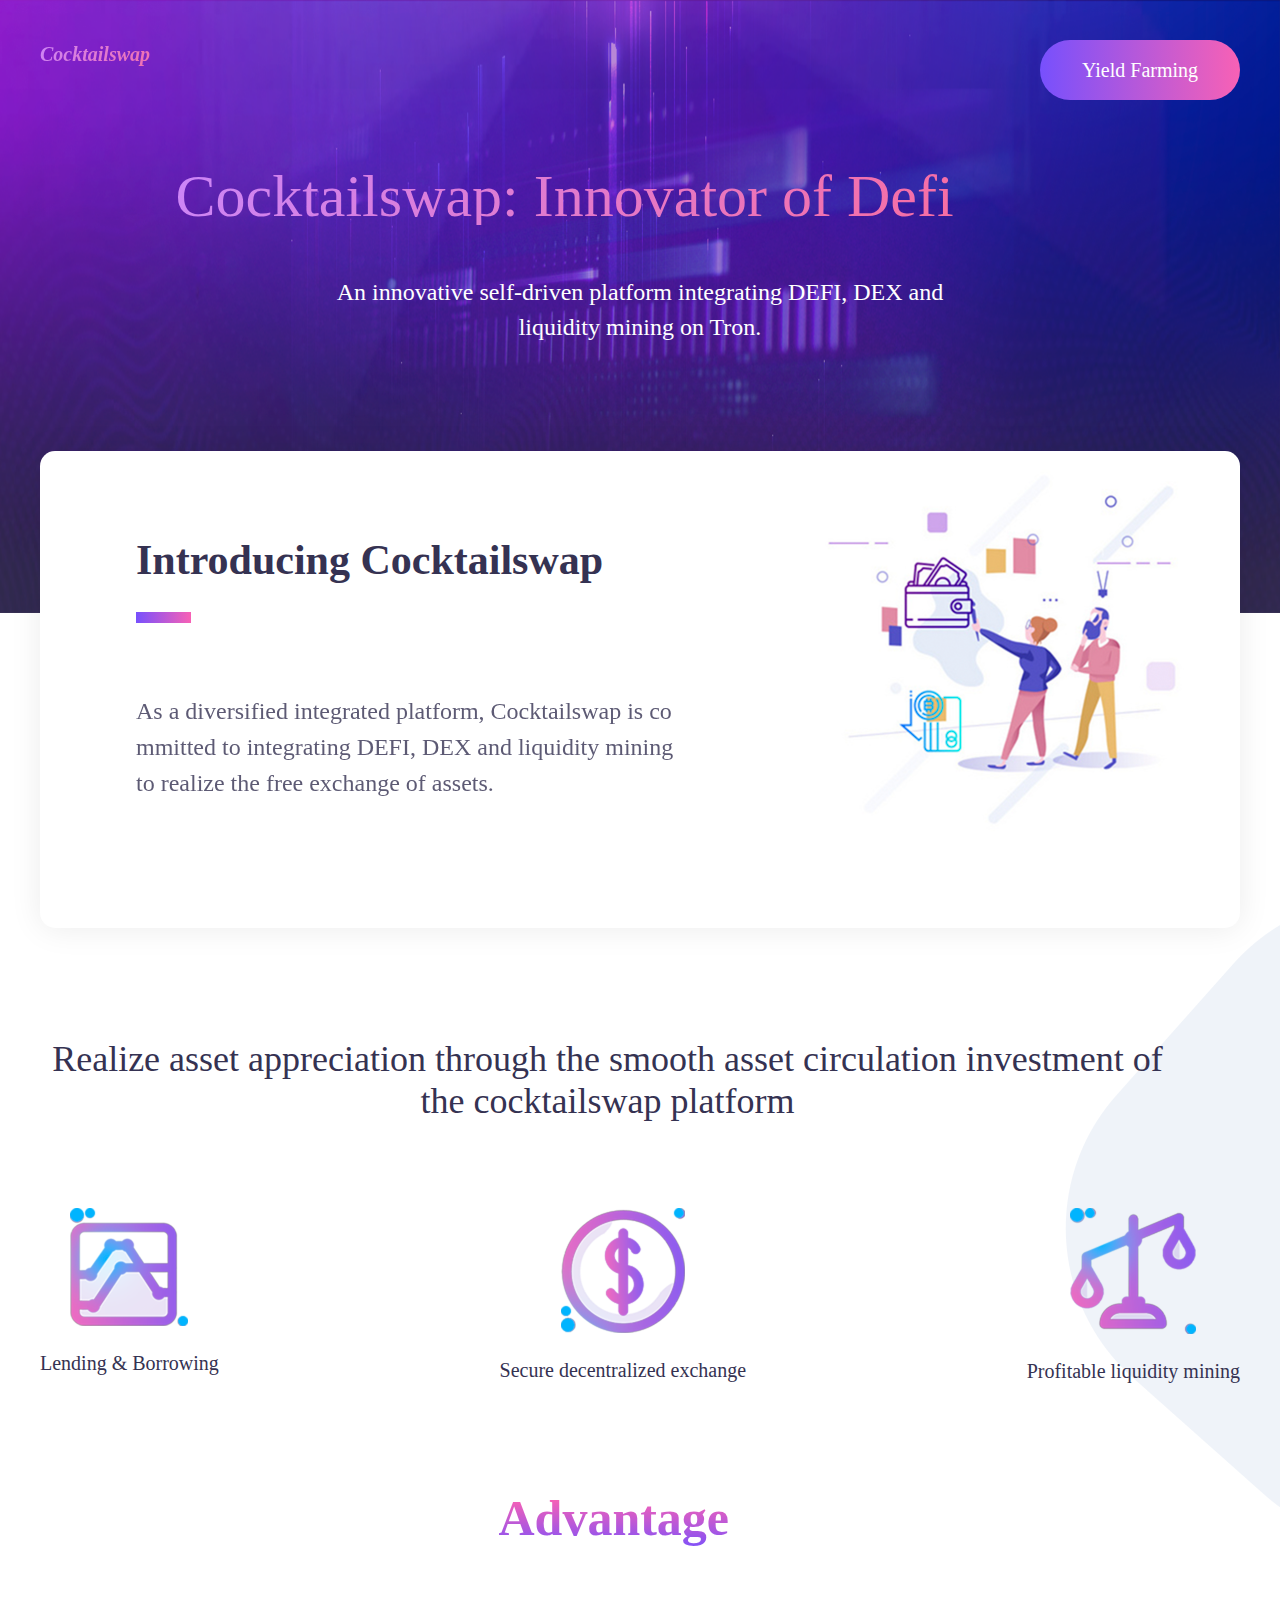
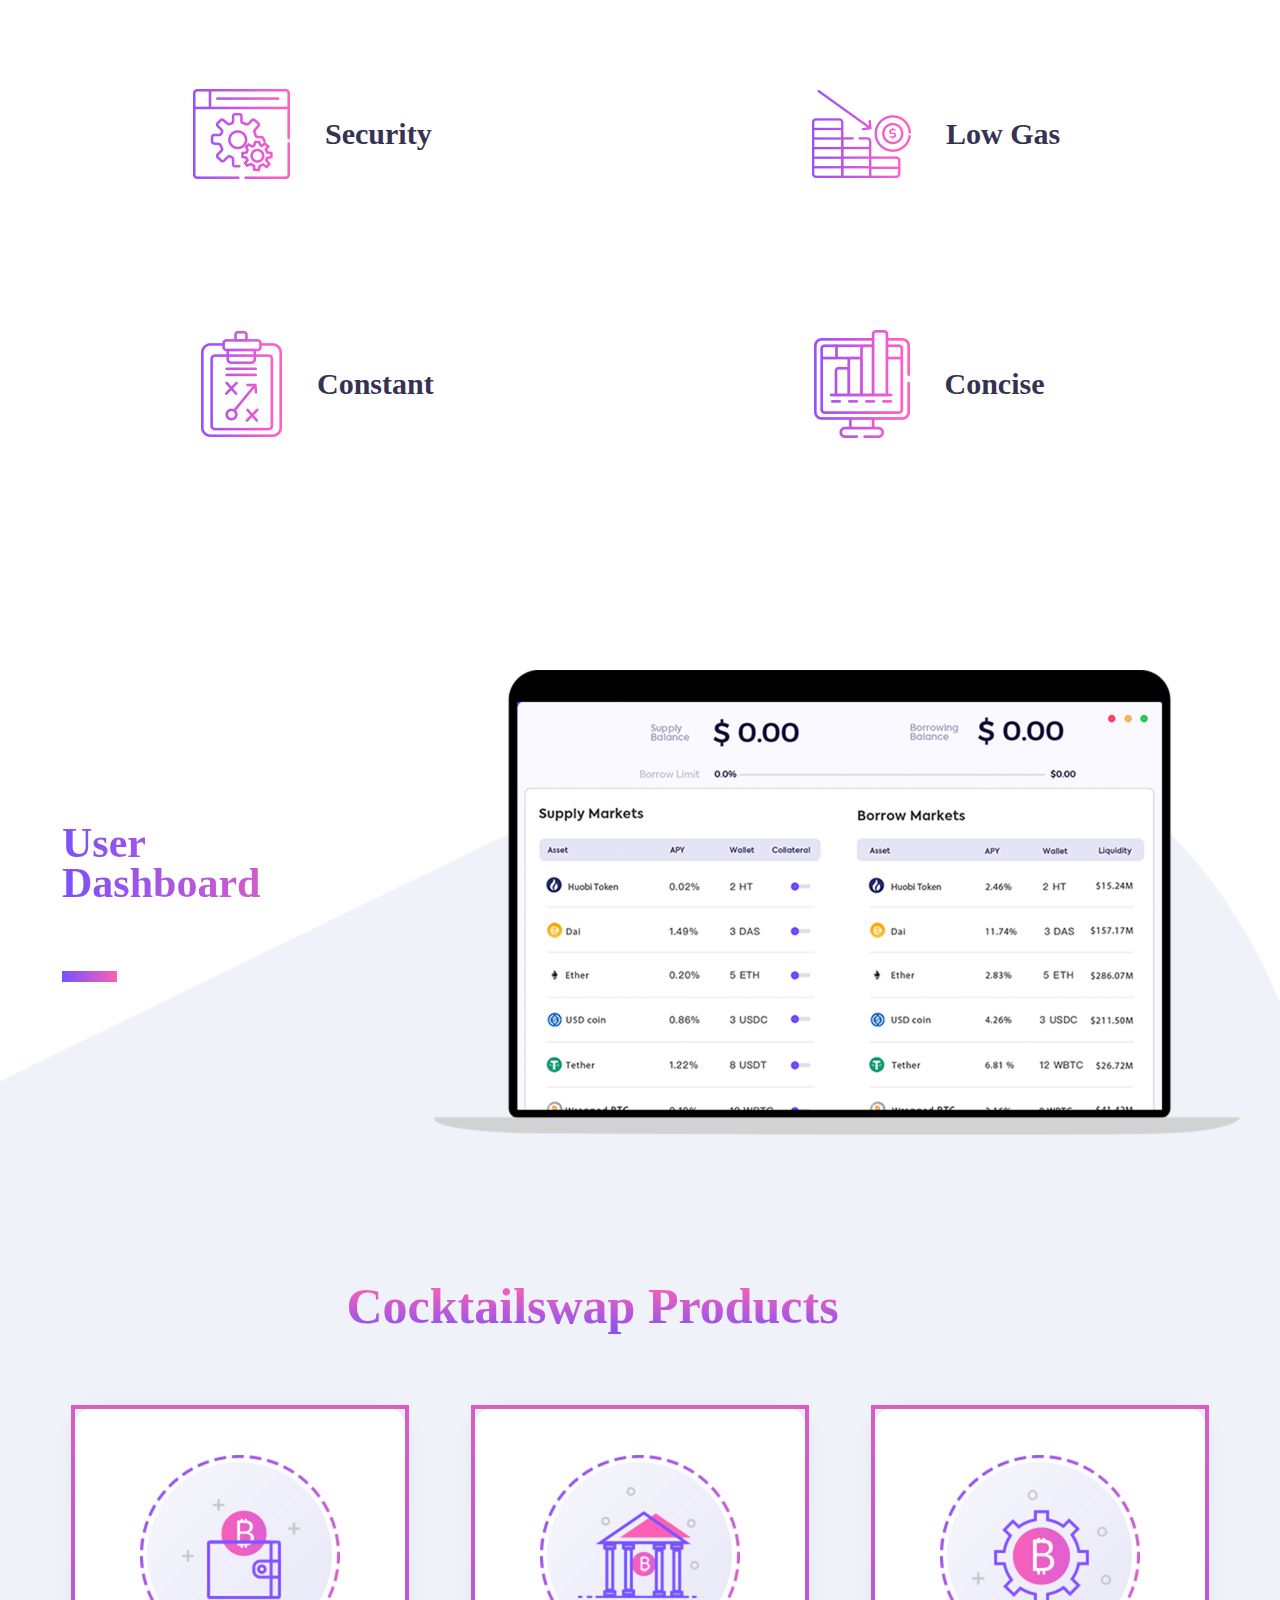
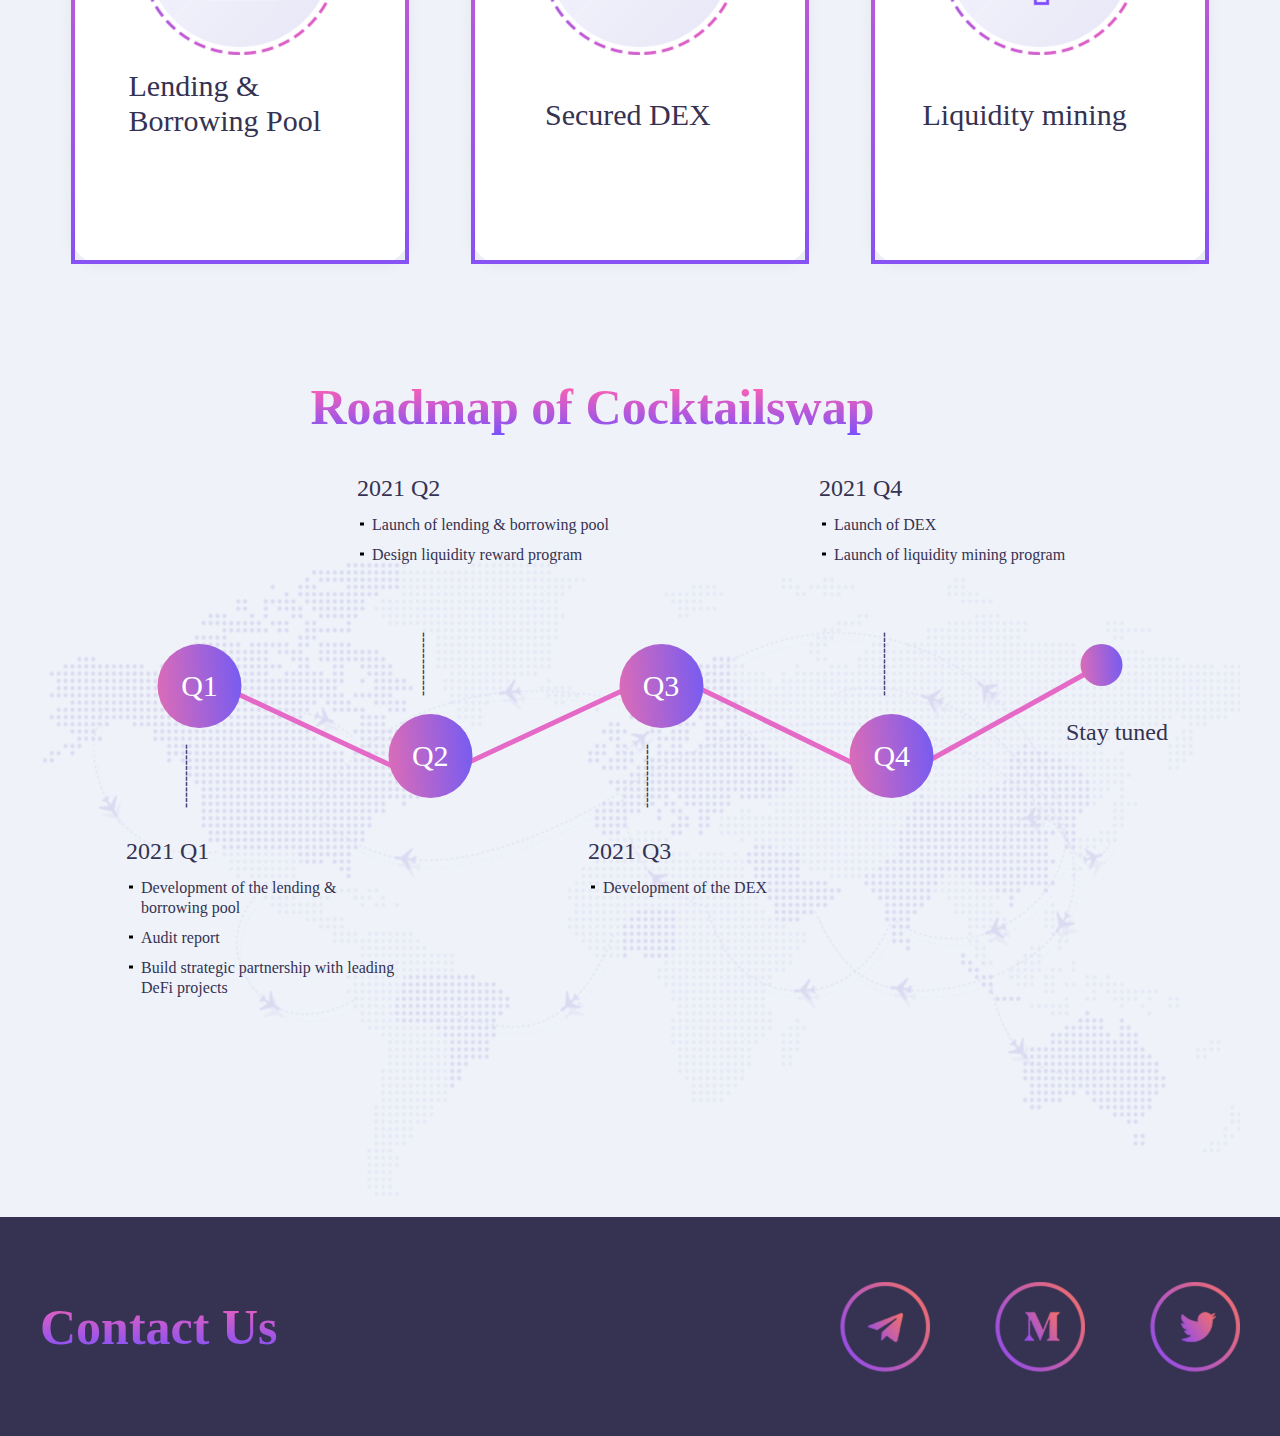
<file: Cocktail/index.html>
<!DOCTYPE html>
<html lang="en">

<head>
    <meta charset="UTF-8">
    <meta http-equiv="X-UA-Compatible" content="IE=edge">
    <meta name="viewport" content="width=device-width, initial-scale=1.0">
    <title>Cocktailswap</title>
    <link rel="stylesheet" href="css/index.css">
</head>

<body>
    <!-- 头部 -->
    <header>
        <div class="cocktai-content">
            <div class="navigation">
                <div class="nav-a">
                    <a href=""> Cocktailswap</a>
                </div>
                <div class="nav-b">
                    <a href="">Yield Farming</a>
                </div>
            </div>
            <h1>Cocktailswap: Innovator of Defi </h1>
            <p>An innovative self-driven platform integrating DEFI, DEX and liquidity mining on Tron.
            </p>
        </div>
    </header>
    <!-- Introducing -->
    <div class="introducing">
        <div class="introducing-fu">
            <h2>Introducing Cocktailswap</h2>
            <div class="geduan"></div>
            <p>As a diversified integrated platform, Cocktailswap is committed to integrating DEFI, DEX and liquidity mining to realize the free exchange of assets.</p>
        </div>
        <div class="introducing-conten">
            <p class="p1">Realize asset appreciation through the smooth asset circulation investment of the cocktailswap platform</p>
            <div class="introducing-flex">
                <div class="flexa">
                    <img src="./img/flexa.png" alt="">
                    <p>Lending & Borrowing </p>
                </div>
                <div class="flexa">
                    <img src="./img/flexb.png" alt="">
                    <p>Secure decentralized exchange</p>
                </div>
                <div class="flexa">
                    <img src="./img/flexc.png" alt="">
                    <p>Profitable liquidity mining</p>
                </div>
            </div>

            <!-- Advantage 部分 -->
            <h2 class="hh">Advantage</h2>
            <div class="adv-flex">
                <div class="adva">
                    <img src="./img/adva.png" alt="">
                    <span>Security</span>
                </div>
                <div class="adva">
                    <img src="./img/advb.png" alt="">
                    <span>Low Gas</span>
                </div>
                <div class="adva">
                    <img src="./img/advc.png" alt="">
                    <span>Constant</span>
                </div>
                <div class="adva">
                    <img src="./img/advd.png" alt="">
                    <span>Concise</span>
                </div>
            </div>
            <div class="dashboard">
                <div class="das">
                    <p>User <br> Dashboard</p>
                    <div class="geduanb"></div>
                </div>

                <img src="./img/computer.png" alt="">
            </div>
            <!--Cocktailswap 部分  -->
            <h2 class="hh">Cocktailswap Products</h2>
            <div class="cock-flex">
                <div class="cocka">
                    <img src="./img/cocka.png" alt="">
                    <span>Lending & <br>
                        Borrowing Pool	</span>
                </div>
                <div class="cocka">
                    <img src="./img/cockb.png" alt="">
                    <span>Secured DEX</span>
                </div>
                <div class="cocka">
                    <img src="./img/cockc.png" alt="">
                    <span>Liquidity mining</span>
                </div>
            </div>
            <!-- Roadmap 部分 -->
            <h2 class="hh">Roadmap of Cocktailswap</h2>
            <div class="roa">
                <div class="lian-xian">
                    <div class="xian lian-xiana"></div>
                    <div class="xian lian-xianb"></div>
                    <div class="xian lian-xianc"></div>
                    <div class="xian lian-xiand"></div>
                </div>
                <div class="roa-flex">
                    <ul>2021&nbspQ1
                        <li>Development of the lending & borrowing pool</li>
                        <li>Audit report</li>
                        <li>Build strategic partnership with leading DeFi projects</li>
                    </ul>
                    <ul>2021&nbspQ2
                        <li>Launch of lending & borrowing pool</li>
                        <li>Design liquidity reward program</li>
                    </ul>
                    <ul>2021&nbspQ3
                        <li>Development of the DEX</li>
                    </ul>
                    <ul>2021&nbspQ4
                        <li>Launch of DEX</li>
                        <li>Launch of liquidity mining program</li>
                    </ul>
                </div>
                <div class="roa-flexa">
                    <div class="rq q1">
                        <span>Q1</span>
                    </div>
                    <div class="rq q2">
                        <span>Q2</span>
                    </div>
                    <div class="rq q3">
                        <span>Q3</span>
                    </div>
                    <div class="rq q4">
                        <span>Q4</span>
                    </div>
                    <div class="q5">
                    </div>
                </div>
                <div class="heng-dian">
                    <div class="hgg henga">------------</div>
                    <div class="hgg hengb">------------</div>
                    <div class="hgg hengc">------------</div>
                    <div class="hgg hengd">------------</div>
                </div>
                <span class="stay">Stay tuned</span>
            </div>
        </div>
    </div>
    <!-- 页脚  -->
    <div class="yejiao">
        <div class="yejiao-content">
            <div class="yejiao-flex">
                <h2>Contact Us</h2>
                <div class="yejiao-tubiao">
                    <img src="./img/tua.png" alt="">
                    <img src="./img/tub.png" alt="">
                    <img src="./img/tuc.png" alt="">
                </div>
            </div>
        </div>

    </div>
</body>

</html>
</file>
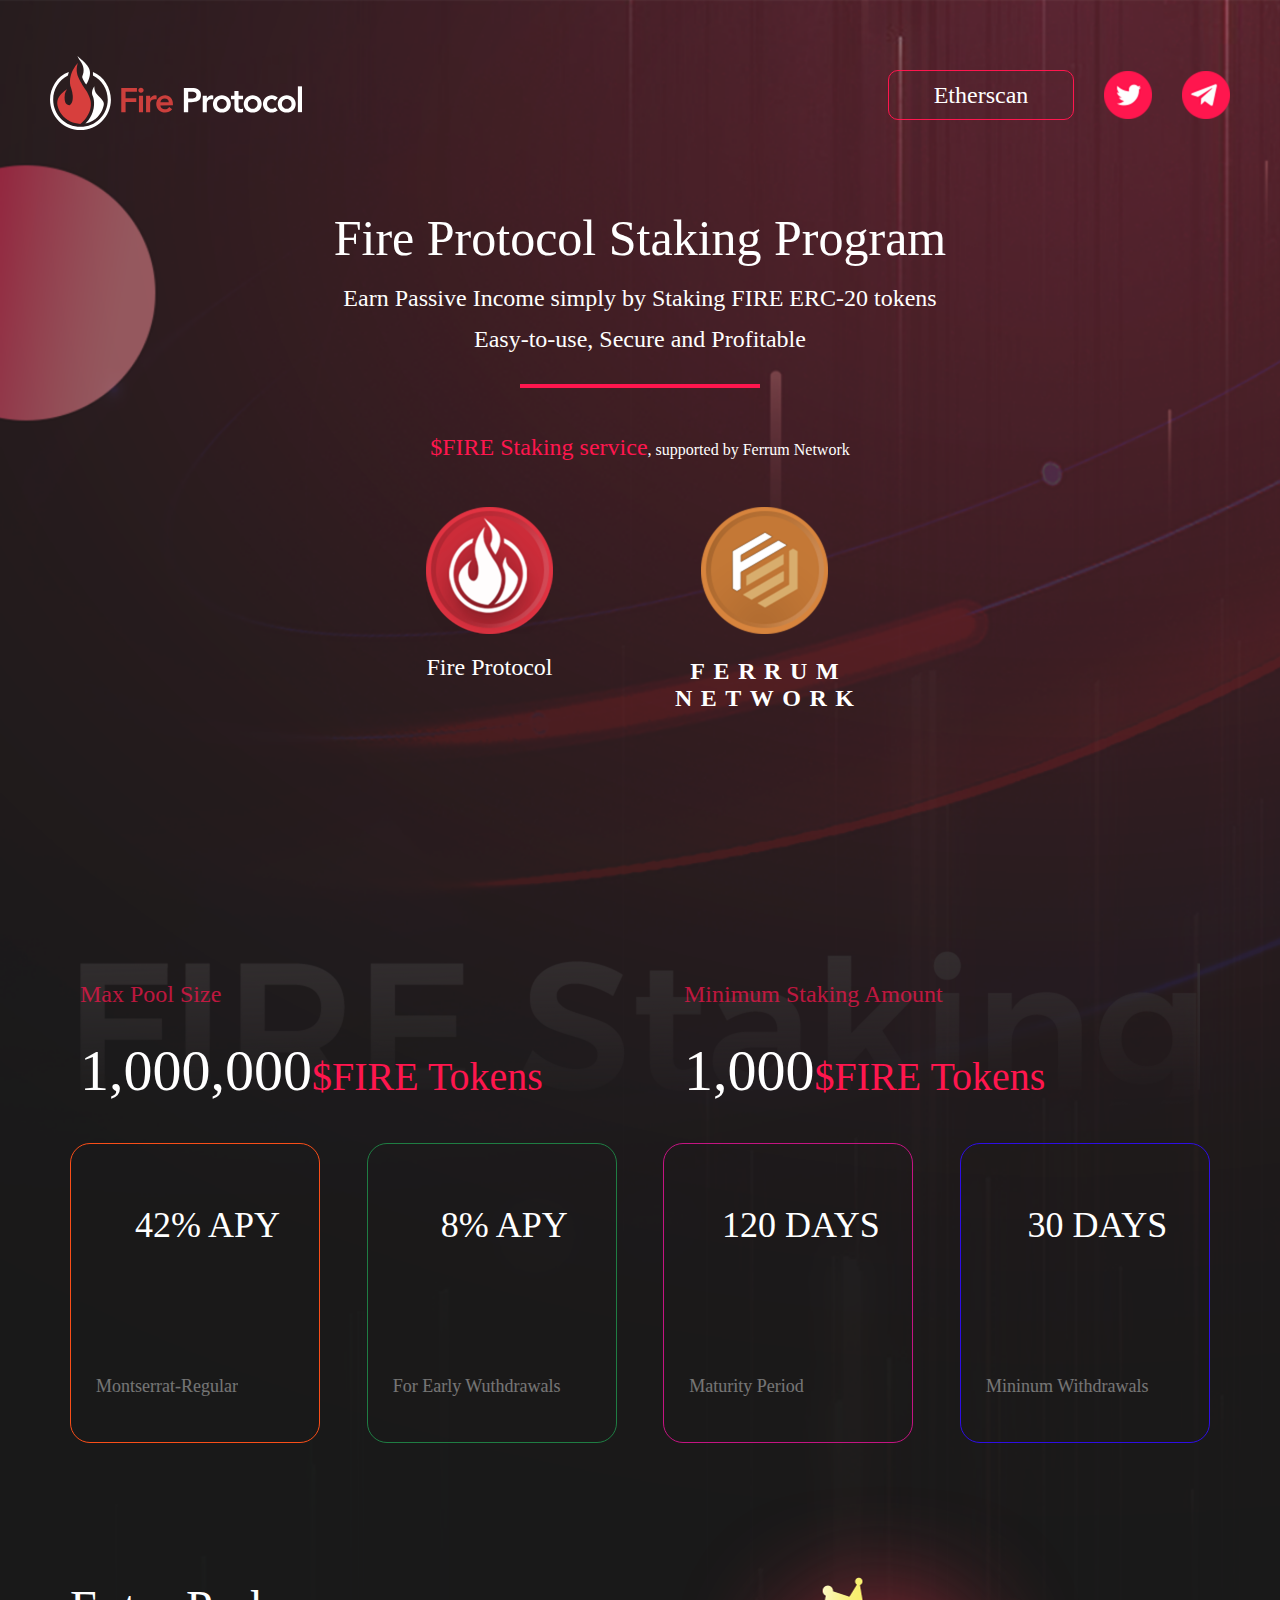
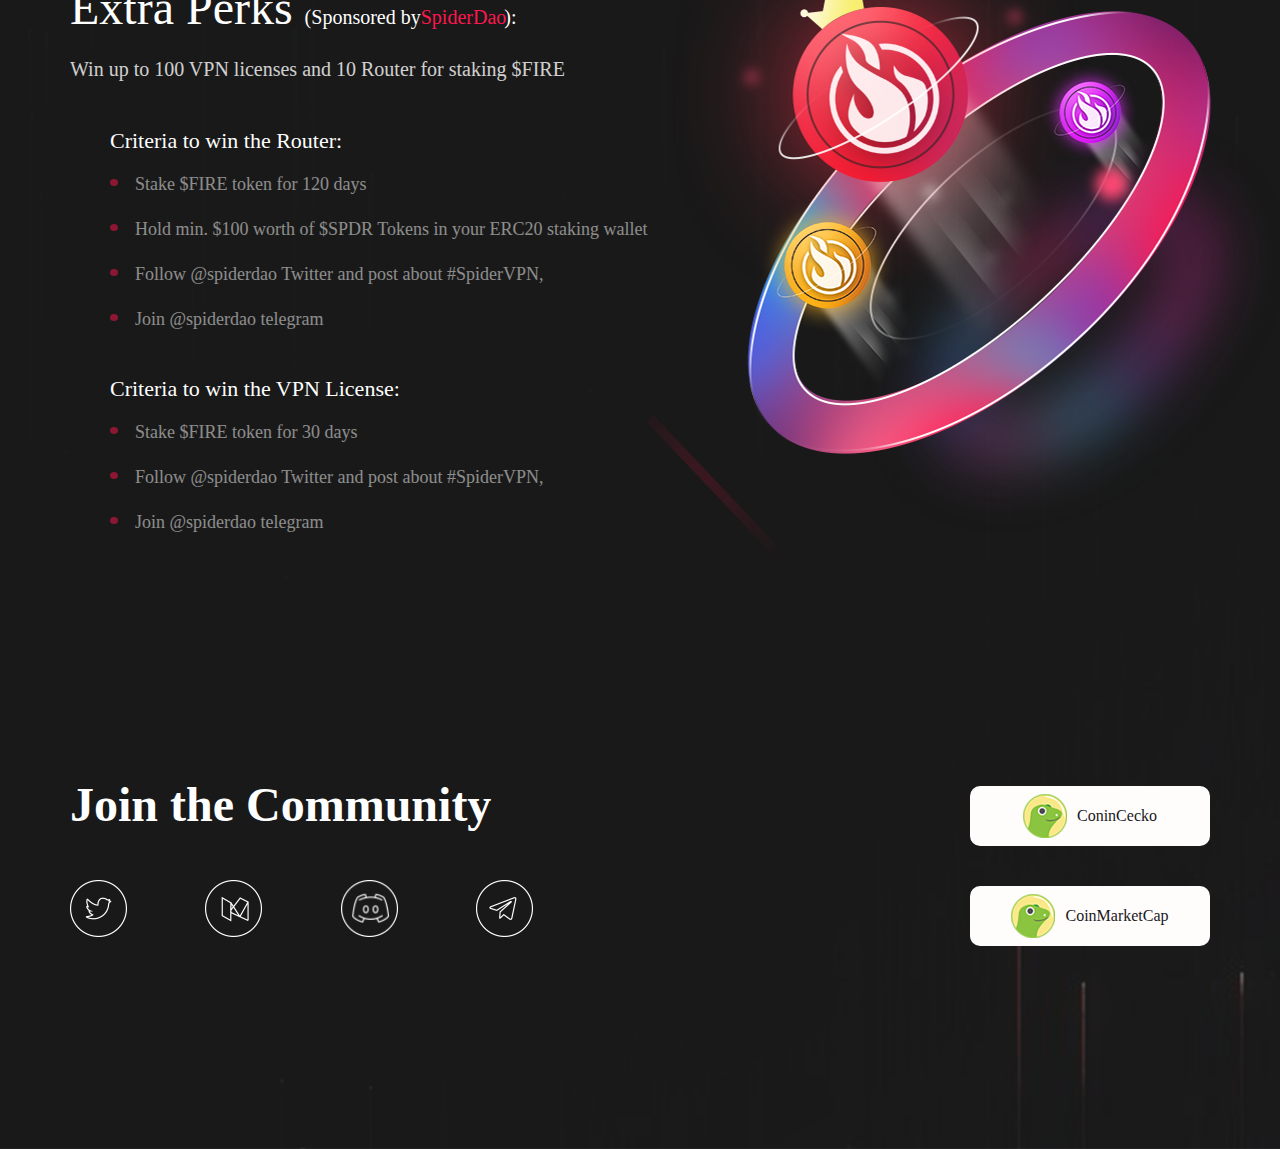
<file: Fire Protocol-staking/index.html>
<!DOCTYPE html>
<html lang="en">

<head>
    <meta charset="UTF-8">
    <meta http-equiv="X-UA-Compatible" content="IE=edge">
    <meta name="viewport" content="width=device-width, initial-scale=1.0">
    <title>Fire Protocol-Staking</title>
    <link rel="shortcut icon" type="image/x-icon" href="favicon.ico">
    <link rel="stylesheet" href="css/index.css">
</head>

<body>
    <div class="fire-header">
        <div class="header-content">
            <div class="fire-flex">
                <div class="fire-flex-logo">
                    <a href="">
                        <img src="./img/logo.eb90ff44.svg" alt="">
                    </a>
                </div>
                <div class="fire-flex-img">
                    <span>Etherscan</span>
                    <img src="./img/twitter.png" alt="">
                    <img src="./img/tg.png" alt="">
                </div>
            </div>
            <div class="fire-body">
                <p>Fire Protocol Staking Program</p>
                <p>Earn Passive Income simply by Staking FIRE ERC-20 tokens</p>
                <p>Easy-to-use, Secure and Profitable</p>
                <div class="ge-duan"></div>
                <p><span>$FIRE Staking service</span>, supported by Ferrum Network</p>
            </div>

            <div class="two-tubiao">
                <div class="tubiao-one ,tubiao">
                    <img src="./img/fire.png" alt="">
                    <span>Fire Protocol</span>
                </div>
                <div class="tubiao-two ,tubiao">
                    <img src="./img/ferrum1.png" alt="">
                    <div class="ferrum">
                        <span>F</span>
                        <span>E</span>
                        <span>R</span>
                        <span>R</span>
                        <span>U</span>
                        <span>M</span>
                    </div>
                    <div class="network">
                        <span>N</span>
                        <span>E</span>
                        <span>T</span>
                        <span>W</span>
                        <span>O</span>
                        <span>R</span>
                        <span>K</span>
                    </div>
                </div>
            </div>


        </div>
        <div class="central-content">
            <div class="central-header">
                <div class="central-header-left">
                    <p>Max Pool Size</p>
                    <p><span>1,000,000</span>$FIRE Tokens</p>
                </div>
                <div class="central-header-right">
                    <p>Minimum Staking Amount</p>
                    <p><span>1,000</span>$FIRE Tokens</p>
                </div>
            </div>
            <div class="central-flex">
                <div class="central-flexa ">
                    <p>42% APY</p>
                    <p>Montserrat-Regular</p>
                </div>
                <div class="central-flexb ">
                    <p>8% APY</p>
                    <p>For Early Wuthdrawals</p>
                </div>
                <div class="central-flexc ">
                    <p>120 DAYS</p>
                    <p>Maturity Period</p>
                </div>
                <div class="central-flexd ">
                    <p>30 DAYS</p>
                    <p>Mininum Withdrawals</p>
                </div>
            </div>
            <div class="central">
                <div class="central-extra">
                    <p>Extra Perks
                        <span>(Sponsored by</span>
                    </p>
                    <p>Win up to 100 VPN licenses and 10 Router for staking $FIRE</p>
                    <ul>
                        Criteria to win the Router:
                        <li>Stake $FIRE token for 120 days</li>
                        <li>Hold min. $100 worth of $SPDR Tokens in your ERC20 staking wallet</li>
                        <li>Follow @spiderdao Twitter and post about #SpiderVPN, </li>
                        <li> Join @spiderdao telegram</li>
                    </ul>
                    <ul>
                        Criteria to win the VPN License:
                        <li>Stake $FIRE token for 30 days</li>
                        <li>Follow @spiderdao Twitter and post about #SpiderVPN, </li>
                        <li>Join @spiderdao telegram</li>
                    </ul>
                </div>
                <div class="right-img"></div>

            </div>

            <div class="footer">
                <div class="footer-flexa">
                    <p>Join the Community</p>
                    <div class="footer-img">
                        <img src="./img/twitter(1).png" alt="">
                        <img src="./img/Medium.png" alt="">
                        <img src="./img/github.png" alt="">
                        <img src="./img/tg(1).png" alt="">
                    </div>
                </div>
                <div class="footer-flexb">
                    <div class="flexb-one, flexb-go">
                        <img src="./img/wei-tubiao.png" alt="">
                        <span>ConinCecko</span>
                    </div>
                    <div class="flexb-two, flexb-go">
                        <img src="./img/wei-tubiao.png" alt="">
                        <span>CoinMarketCap</span>
                    </div>
                </div>
            </div>
        </div>

    </div>
</body>

</html>
</file>
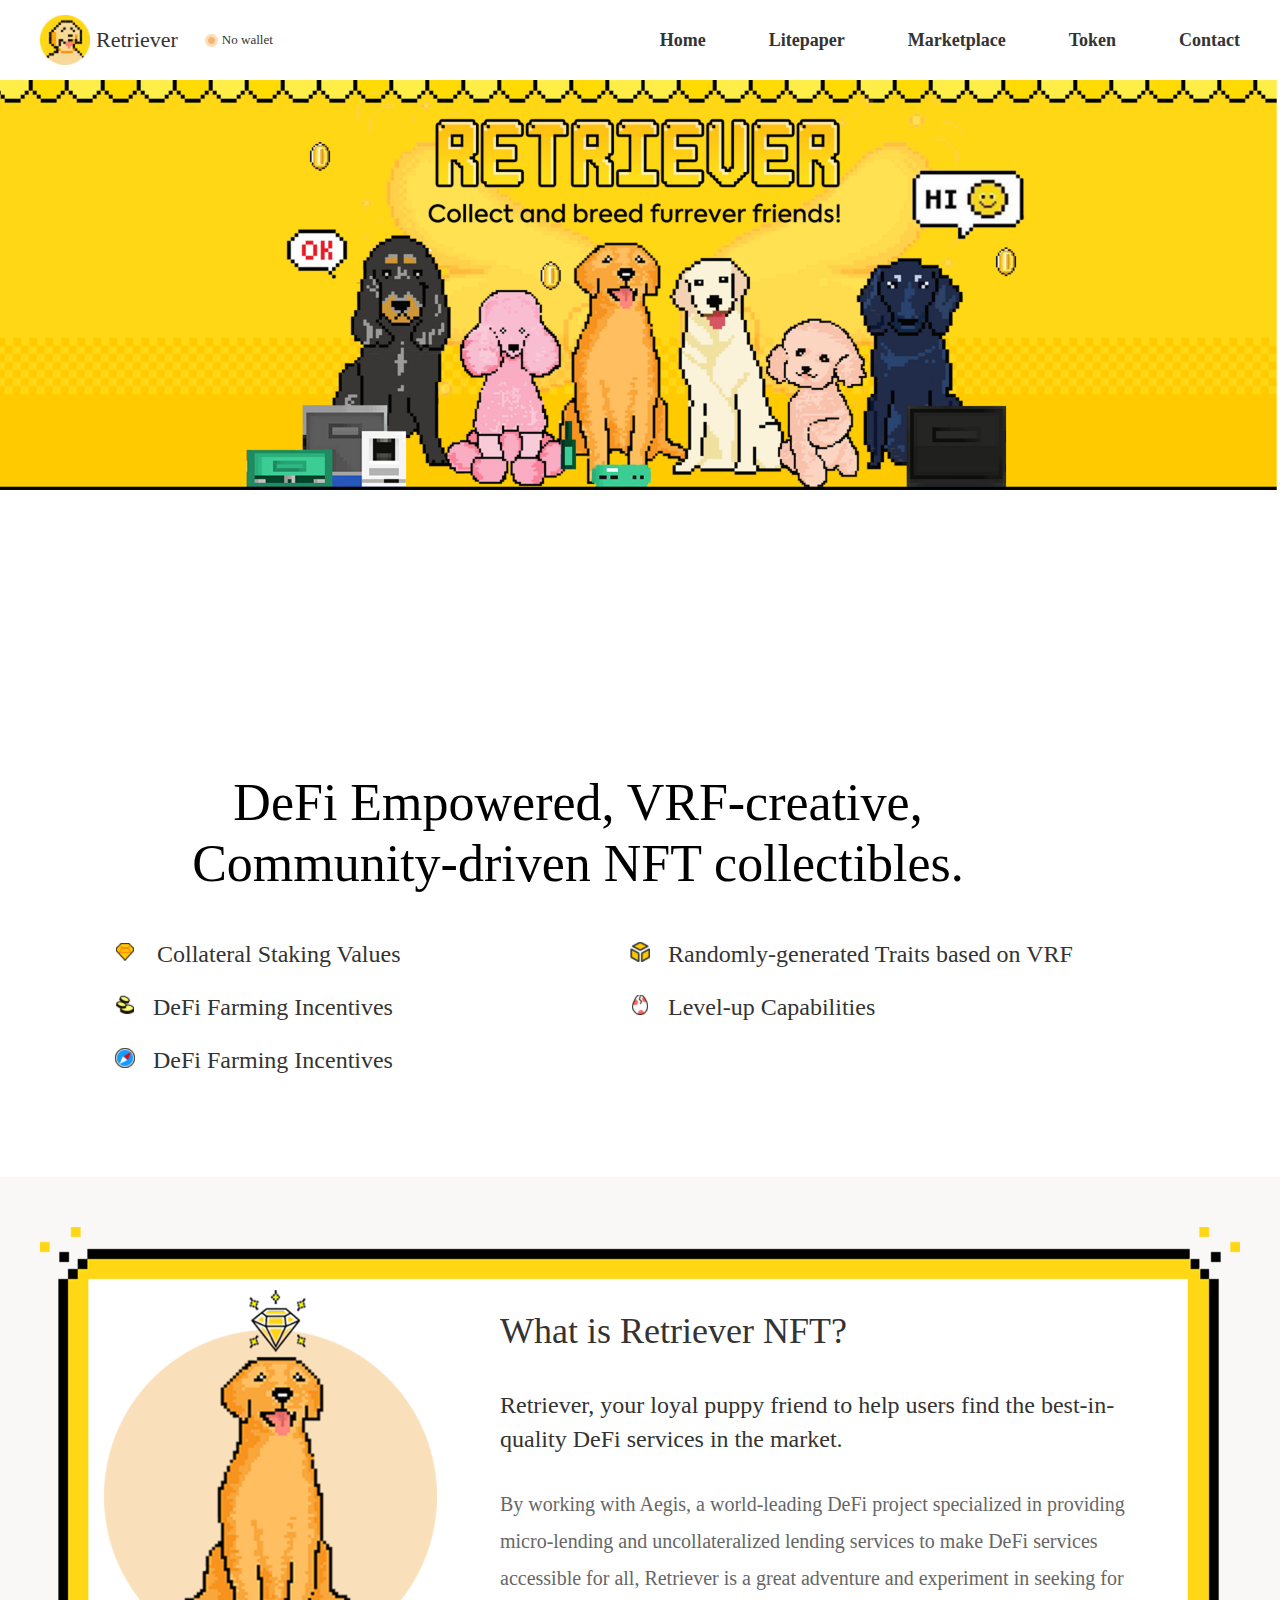
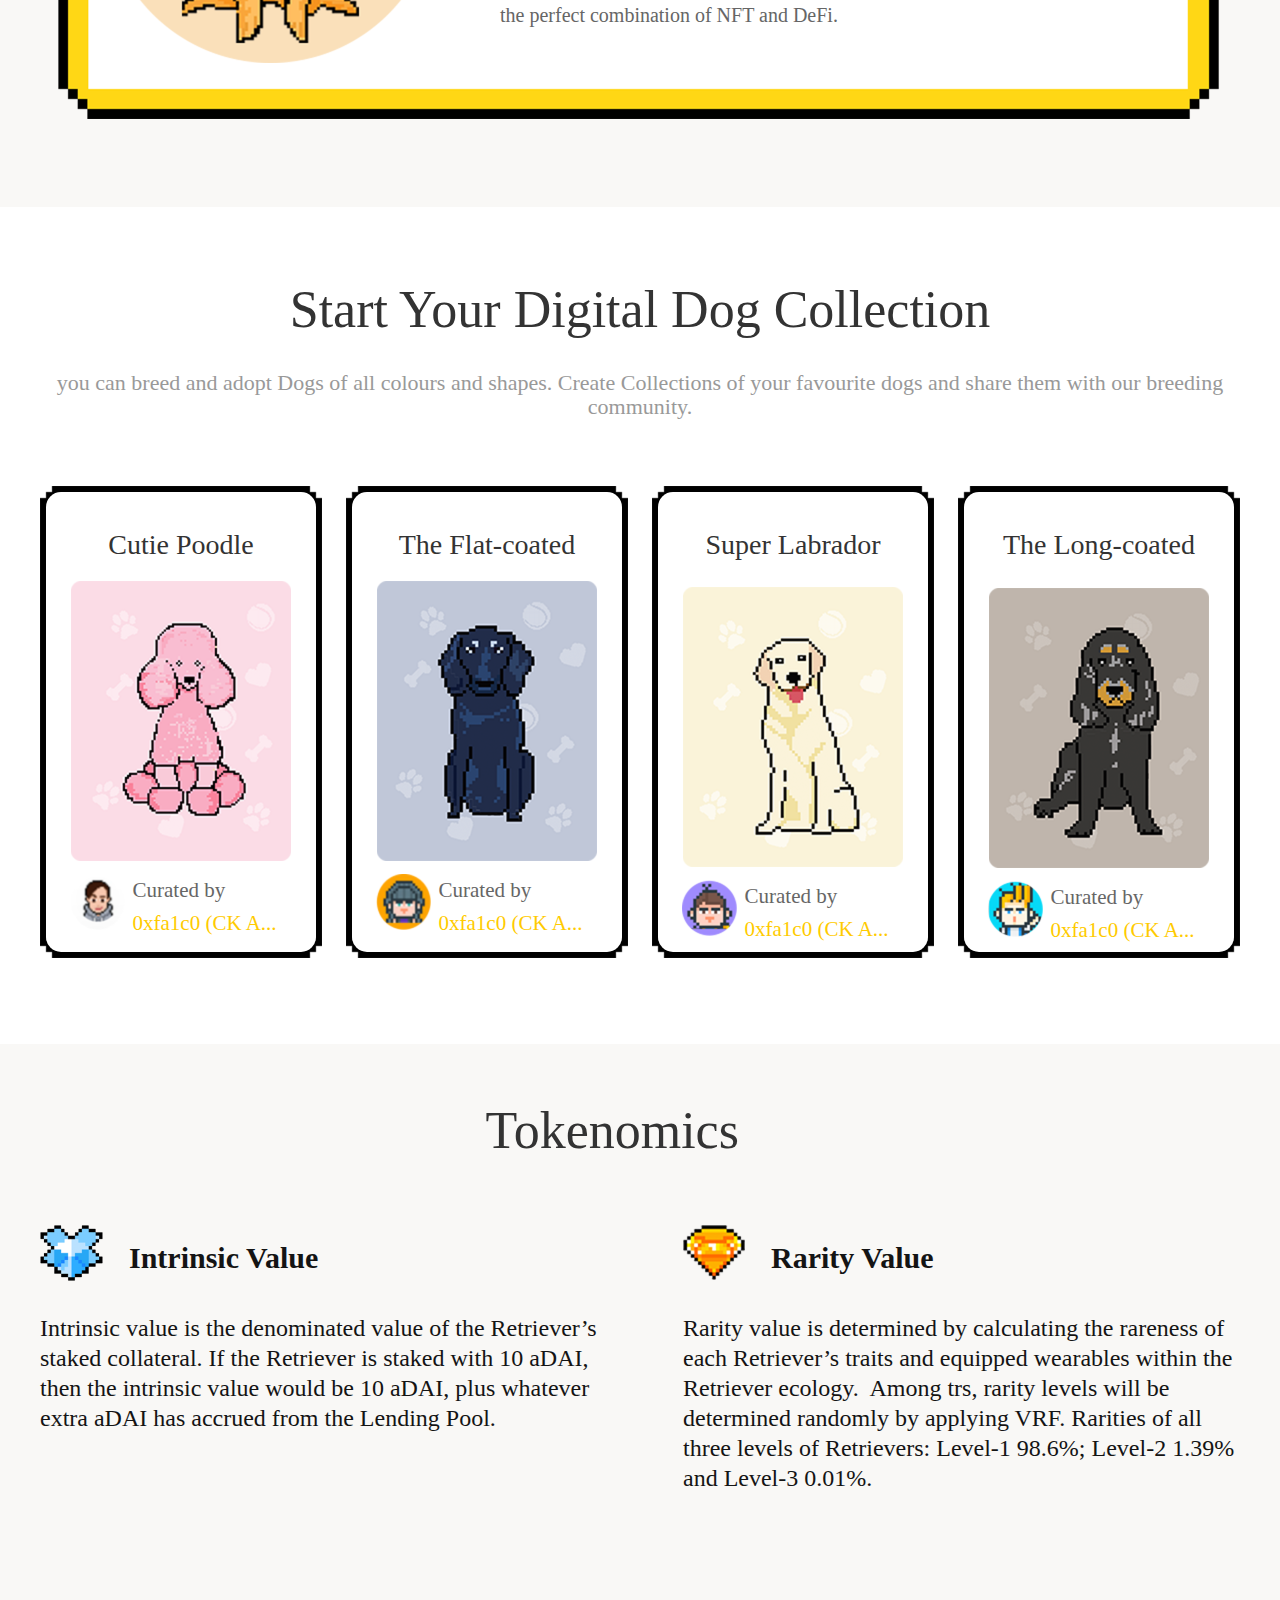
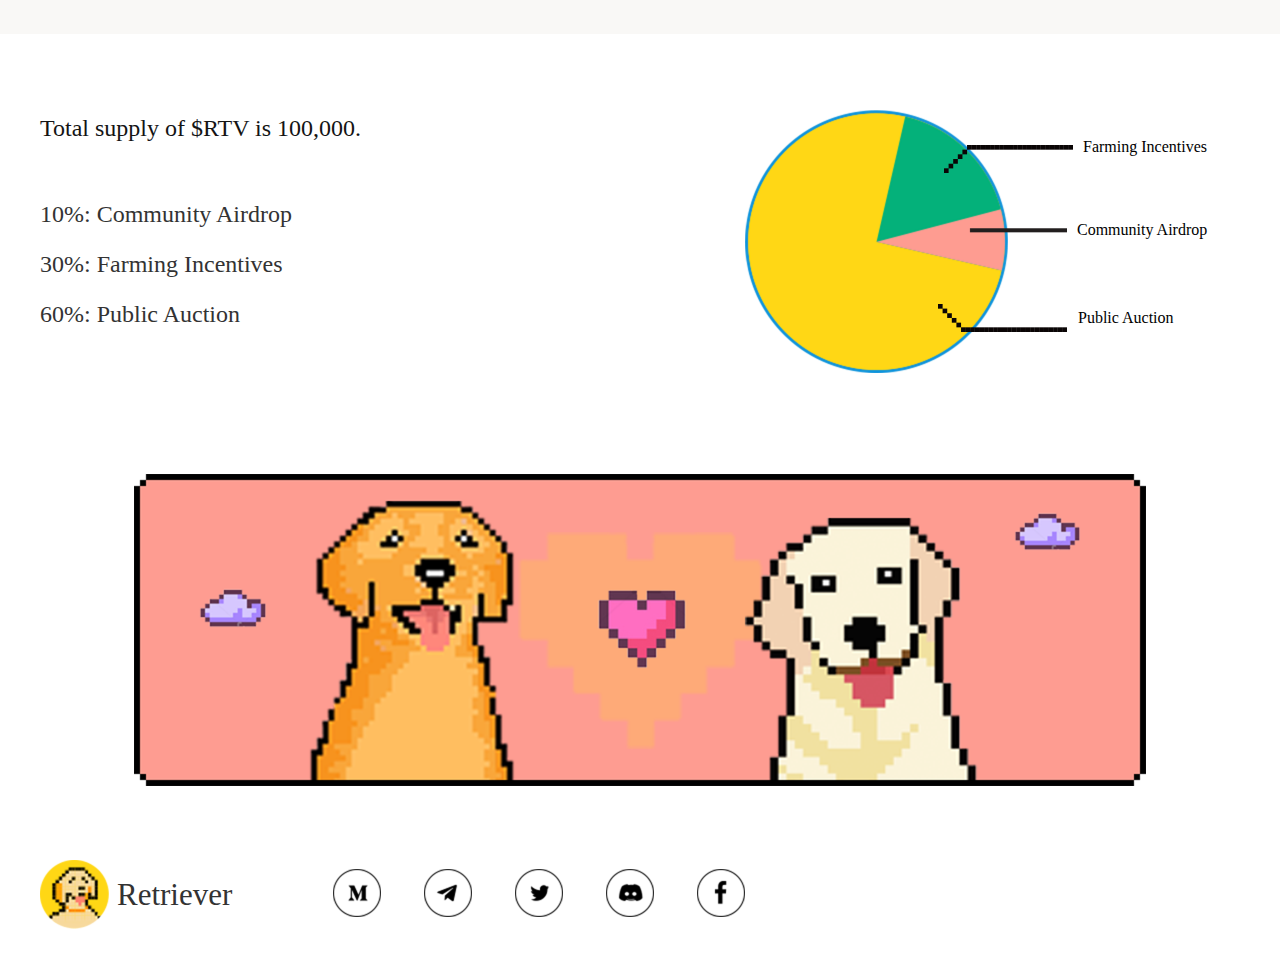
<file: NFT/index.html>
<!DOCTYPE html>
<html lang="en">

<head>
    <meta charset="UTF-8">
    <meta http-equiv="X-UA-Compatible" content="IE=edge">
    <meta name="viewport" content="width=device-width, initial-scale=1.0">
    <title>NFT</title>
    <link rel="stylesheet" href="css/index.css">
</head>

<body>
    <!-- header 部分 -->
    <header>
        <div class="head-content">
            <div class="head-flex">
                <div class="hfa">
                    <img src="./img/logo.png" alt="">
                    <h2>Retriever</h2>
                    <img src="./img/dina.png" alt="">
                    <span>No&nbsp;wallet</span>
                </div>
                <div class="hfb">
                    <a href="">Home</a>
                    <a href="">Litepaper</a>
                    <a href="">Marketplace</a>
                    <a href="">Token</a>
                    <a href="">Contact</a>
                </div>
            </div>
        </div>
    </header>
    <!-- DeFi 部分 -->
    <div class="defi ">
        <div class="defi-content clearfix">
            <h2>DeFi Empowered, VRF-creative, Community-driven NFT collectibles.</h2>

            <div class="defi-left left">
                <div class="tu-biao">
                    <img src="./img/la.png" alt=""> <img>
                    <span class="swen">Collateral Staking Values</span>
                </div>
                <div class="tu-biao">
                    <img src="./img/lb.png" alt=""><img>
                    <span class="swen">DeFi Farming Incentives</span>
                </div>
                <div class="tu-biao">
                    <img src="./img/lc.png" alt=""><img>
                    <span class="swen">DeFi Farming Incentives</span>
                </div>

            </div>
            <div class="defi-right right">
                <div class="tu-biao">
                    <img src="./img/ra.png" alt="">
                    <span class="swen">Randomly-generated Traits based on VRF</span>
                </div>
                <div class="tu-biao">
                    <img src="./img/rb.png" alt="">
                    <span class="swen">Level-up Capabilities</span>
                </div>
            </div>
        </div>
    </div>
    <!-- What 部分 -->
    <div class="what clearfix">
        <div class="what-content">
            <div class="what-left left ">
                <img src="./img/dog.png" alt="">
            </div>
            <div class="what-right right">
                <h2>What is Retriever NFT?</h2>
                <h4>Retriever, your loyal puppy friend to help users find the best-in-quality DeFi services in the market. </h4>
                <p>By working with Aegis, a world-leading DeFi project specialized in providing micro-lending and uncollateralized lending services to make DeFi services accessible for all, Retriever is a great adventure and experiment in seeking for the
                    perfect combination of NFT and DeFi. </p>
            </div>
        </div>
    </div>
    <!-- start 部分 -->
    <div>
        <div class="start-content ">
            <h2>Start Your Digital Dog Collection</h2>
            <p> you can breed and adopt Dogs of all colours and shapes. Create Collections of your favourite dogs and share them with our breeding community.</p>
            <div class="start-flex">
                <div class="flex-content">
                    <div class="bai">
                        <div class="flex-one fl">
                            <span>Cutie Poodle</span>
                            <img src="./img/da.png" alt="">
                            <div class="nei-flex">
                                <img src="./img/a.png" alt="">
                                <div>
                                    <span>Curated by</span>
                                    <span>0xfa1c0 (CK A...</span>
                                </div>
                            </div>
                        </div>
                    </div>

                </div>
                <div class="flex-content">
                    <div class="bai">
                        <div class="flex-two fl">
                            <span>The Flat-coated</span>
                            <img src="./img/db.png" alt="">
                            <div class="nei-flex">
                                <img src="./img/b.png" alt="">
                                <div>
                                    <span>Curated by</span>
                                    <span>0xfa1c0 (CK A...</span>
                                </div>
                            </div>
                        </div>
                    </div>
                </div>
                <div class="flex-content">
                    <div class="bai">
                        <div class="flex-three fl">
                            <span>Super Labrador</span>
                            <img src="./img/dc.png" alt="">
                            <div class="nei-flex">
                                <img src="./img/c.png" alt="">
                                <div>
                                    <span>Curated by</span>
                                    <span>0xfa1c0 (CK A...</span>
                                </div>
                            </div>
                        </div>
                    </div>
                </div>
                <div class="flex-content">
                    <div class="bai">
                        <div class="flex-four fl">
                            <span>The Long-coated</span>
                            <img src="./img/dd.png" alt="">
                            <div class="nei-flex">
                                <img src="./img/d.png" alt="">
                                <div>
                                    <span>Curated by</span>
                                    <span>0xfa1c0 (CK A...</span>
                                </div>

                            </div>
                        </div>
                    </div>
                </div>
            </div>
        </div>
    </div>
    <!-- token 部分 -->
    <div class="token">
        <div class="token-content clearfix">
            <h2>Tokenomics</h2>
            <div class="tokenx left">
                <div class="token-flex">
                    <img src="./img/toa.png" alt="">
                    <span>Intrinsic Value</span>
                </div>
                <p class="neirong">Intrinsic value is the denominated value of the Retriever’s staked collateral. If the Retriever is staked with 10 aDAI, then the intrinsic value would be 10 aDAI, plus whatever extra aDAI has accrued from the Lending Pool. </p>
            </div>
            <div class="tokenx right">
                <div class="token-flex">
                    <img src="./img/tob.png" alt="">
                    <span>Rarity Value</span>
                </div>
                <p class="neirong">Rarity value is determined by calculating the rareness of each Retriever’s traits and equipped wearables within the Retriever ecology.  Among trs, rarity levels will be determined randomly by applying VRF. Rarities of all three levels
                    of Retrievers: Level-1 98.6%; Level-2 1.39% and Level-3 0.01%.   </p>
            </div>
        </div>
    </div>
    <!-- yejiao 部分 -->
    <div class="yewei">
        <div class="yewei-content">
            <div class="yewei-flex">
                <div class="left-wen">
                    <h4>Total supply of $RTV is 100,000. </h4>
                    <p>10%: Community Airdrop 30%: Farming Incentives 60%: Public Auction</p>
                </div>
                <div class="bing">
                    <img src="./img/bingzhuang.png" alt="">
                    <div class="duis dui">
                        <img src="./img/duia.png" alt="">
                        <span>Farming Incentives</span>
                    </div>
                    <div class="duiz dui">
                        <img src="./img/duiz.png" alt="">
                        <span>Community Airdrop</span>
                    </div>
                    <div class="duix dui">
                        <img src="./img/duix.png" alt="">
                        <span>Public Auction</span>
                    </div>
                </div>
            </div>
            <img class="dog" src="./img/liang.png" alt="">
            <div class="wei-flex">
                <div class="flexl">
                    <img src="./img/weidog.png" alt="">
                    <span>Retriever</span>
                </div>
                <div class="flexr">
                    <img src="./img/aa.png" alt="">
                    <img src="./img/ab.png" alt="">
                    <img src="./img/ac.png" alt="">
                    <img src="./img/ad.png" alt="">
                    <img src="./img/ae.png" alt="">
                </div>
            </div>
        </div>
    </div>
</body>

</html>
</file>
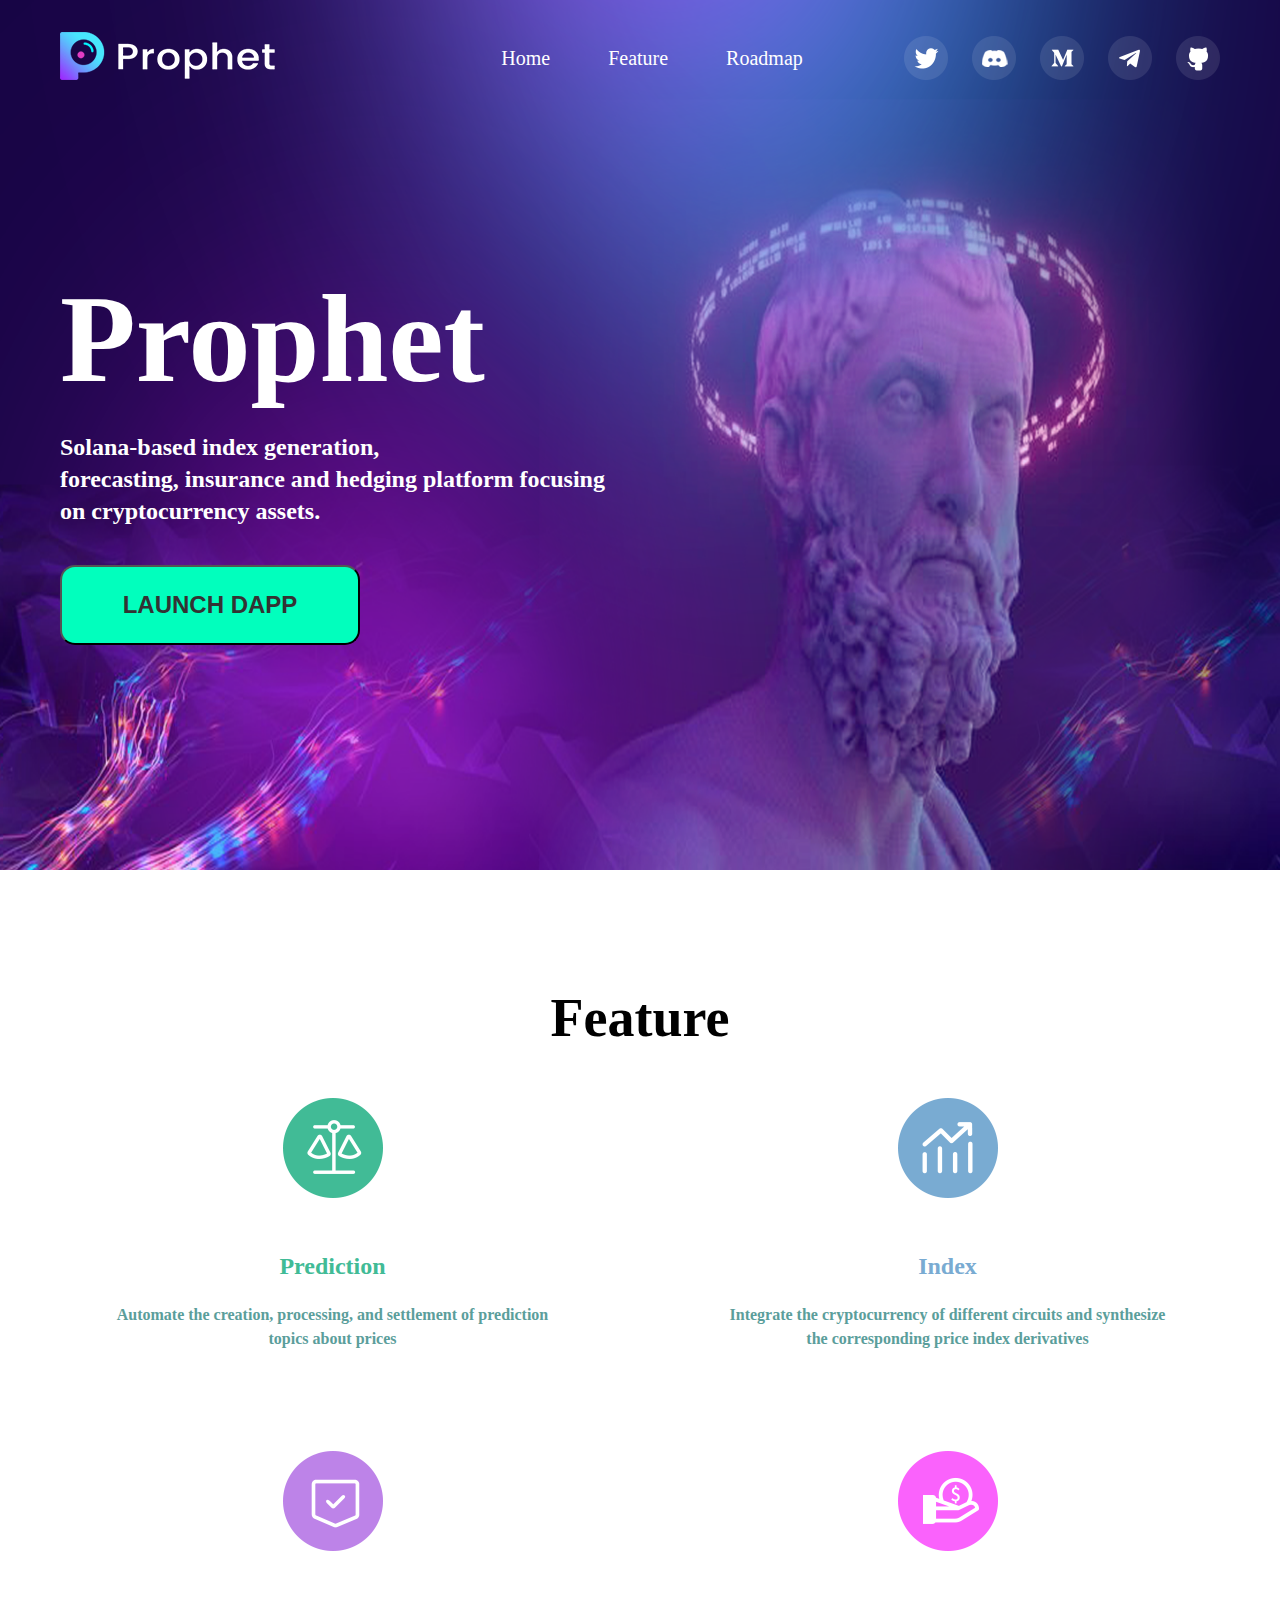
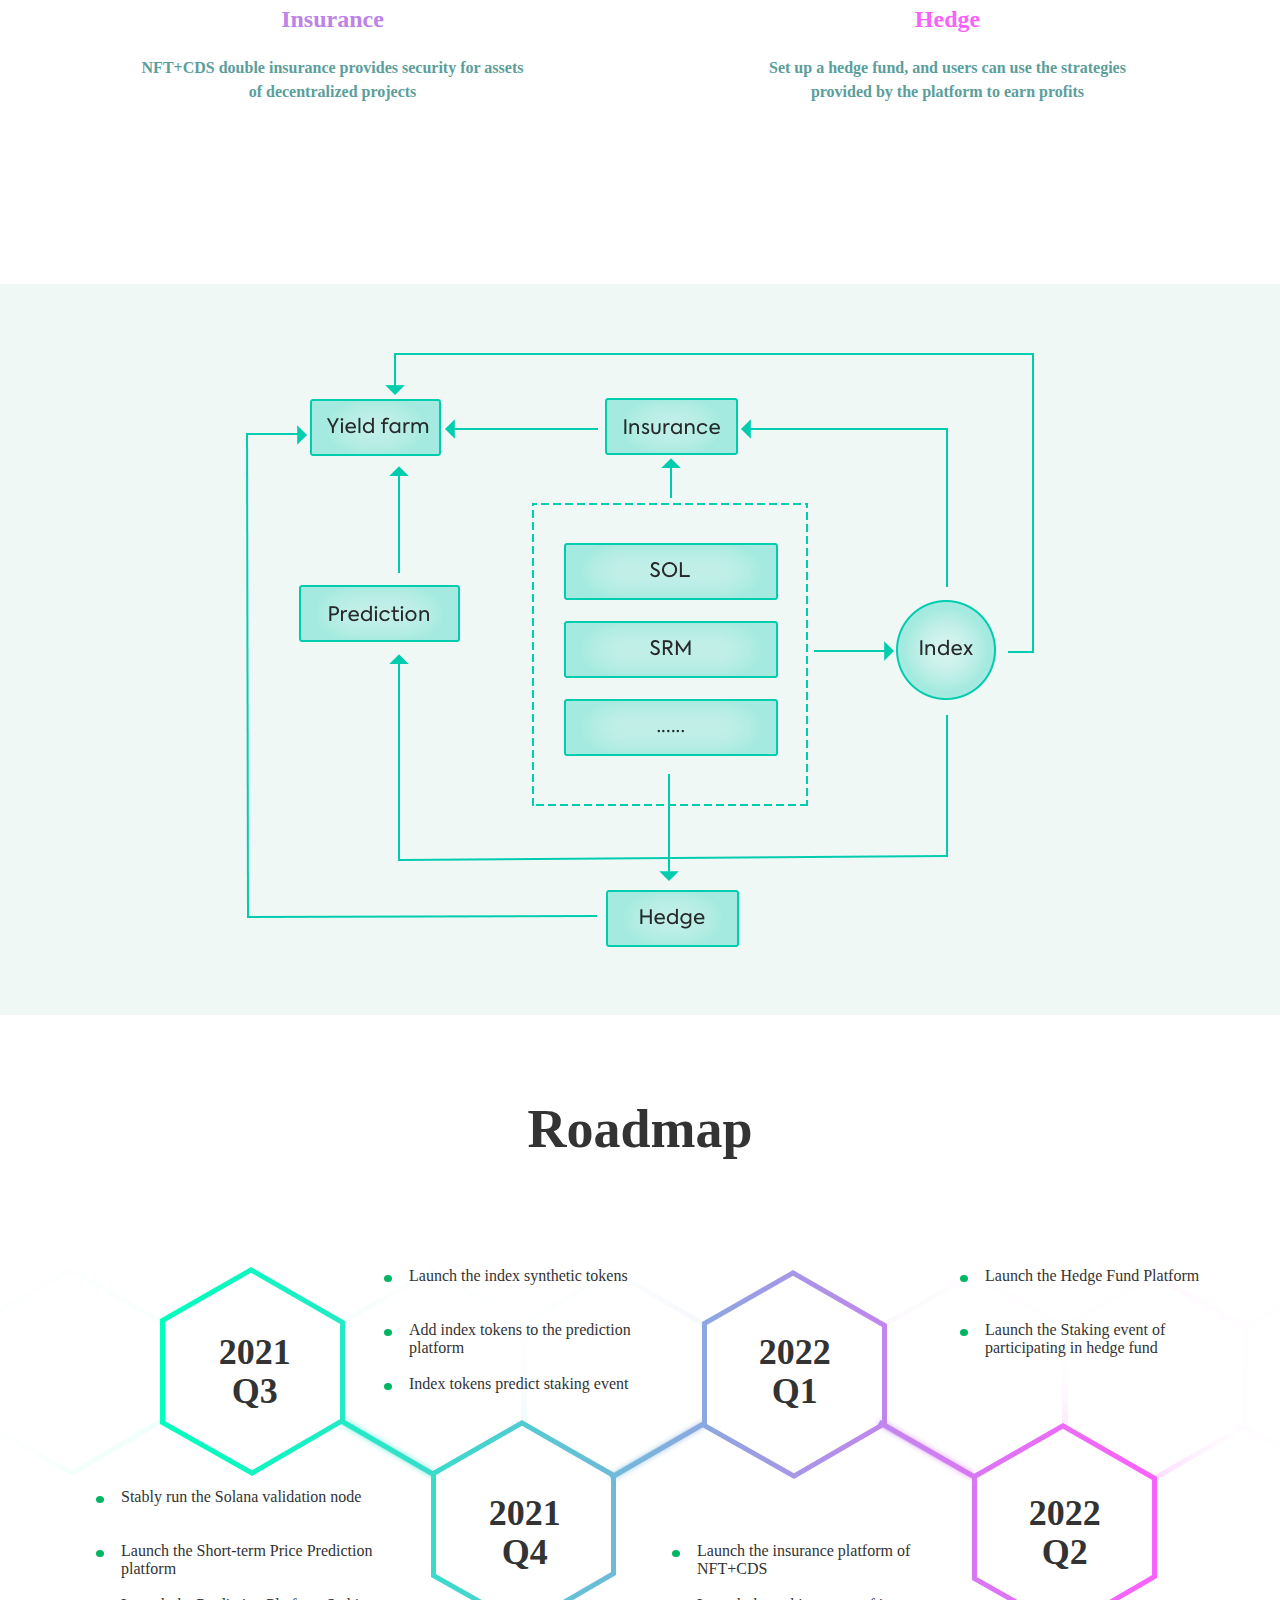
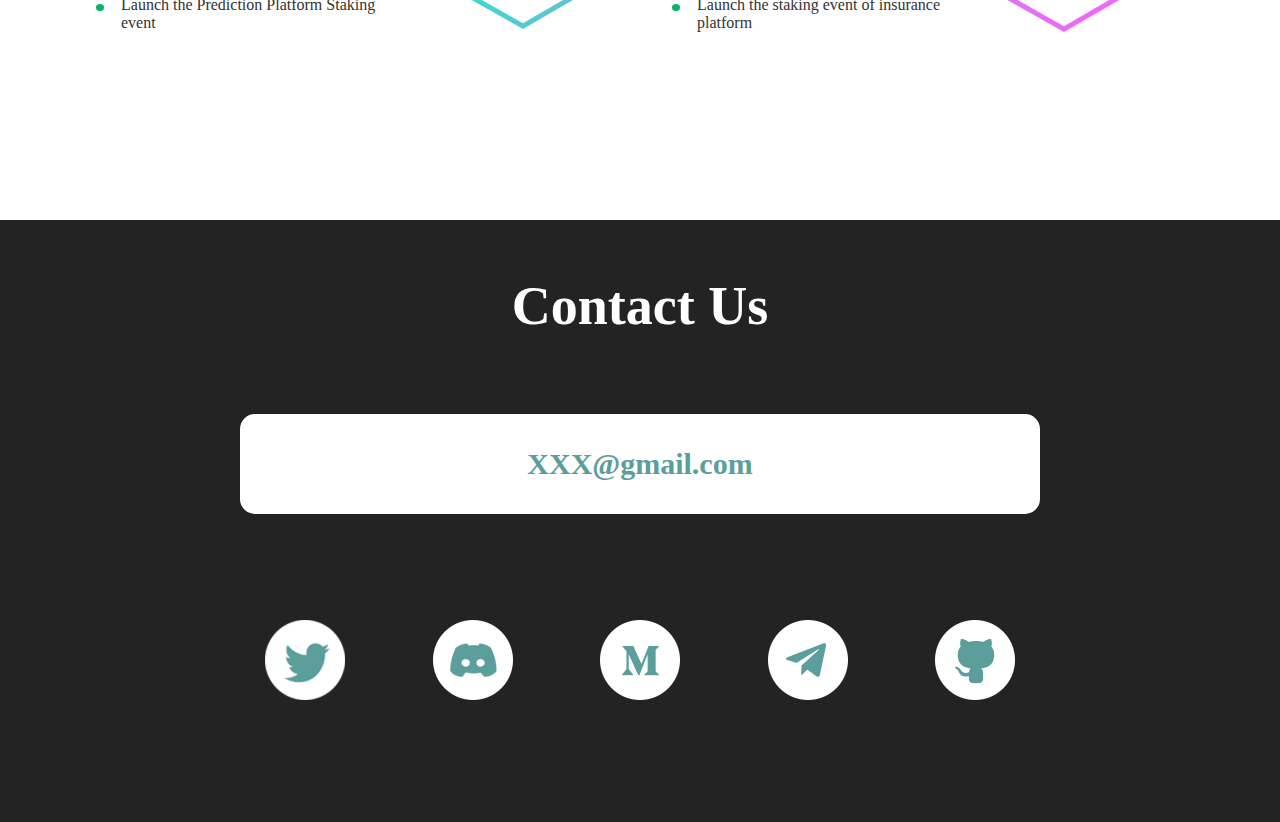
<file: Prophet/index.html>
<!DOCTYPE html>
<html lang="en">

<head>
    <meta charset="UTF-8">
    <meta http-equiv="X-UA-Compatible" content="IE=edge">
    <meta name="viewport" content="width=device-width, initial-scale=1.0">
    <title>Prophet</title>
    <link rel="stylesheet" href="css/index.css">
</head>

<body>
    <header class="head-di">
        <div class="head-centent">
            <div class="head-flex">
                <div class="head-logo">
                    <img src="./img/logo.png" alt="">
                </div>
                <div class="head-daohang">
                    <a href="">Home</a>
                    <a href="">Feature</a>
                    <a href="">Roadmap</a>
                </div>
                <div class="head-tubiao">
                    <img src="./img/head-a.png" alt="">
                    <img src="./img/head-b.png" alt="">
                    <img src="./img/head-c.png" alt="">
                    <img src="./img/head-d.png" alt="">
                    <img src="./img/head-e.png" alt="">
                </div>
            </div>
            <p>Prophet</p>
            <p>
                Solana-based index generation, <br> forecasting, insurance and hedging platform focusing on cryptocurrency assets.
            </p>
            <button>LAUNCH DAPP</button>
        </div>
    </header>
    <div class="feature">
        <h2>Feature</h2>
        <div class="feature-flex">
            <div class="flexa , flexq">
                <img src="./img/flexa.png" alt="">
                <p>Prediction</p>
                <p>Automate the creation, processing, and settlement of prediction topics about prices</p>

            </div>
            <div class="flexb , flexq">
                <img src="./img/flexb.png" alt="">
                <p>Index</p>
                <p>Integrate the cryptocurrency of different circuits and synthesize the corresponding price index derivatives</p>
            </div>
            <div class="flexc , flexq">
                <img src="./img/flexc.png" alt="">
                <p>Insurance</p>
                <p>NFT+CDS double insurance provides security for assets of decentralized projects</p>
            </div>
            <div class="flexd , flexq">
                <img src="./img/flexd.png" alt="">
                <p>Hedge</p>
                <p>Set up a hedge fund, and users can use the strategies provided by the platform to earn profits</p>
            </div>
        </div>
    </div>
    <div class="frames">
        <img src="./img/Frames.png" alt="">
    </div>
    <div class="roadmap">
        <h2>Roadmap</h2>
        <div class="roadmap-content">
            <img src="./img/roadmap.png" alt="">
            <div class="nav-content">
                <div class="roadmap-nav">
                    <ul>
                        <li>Stably run the Solana validation node
                        </li>
                        <li>Launch the Short-term Price Prediction platform
                        </li>
                        <li>Launch the Prediction Platform Staking event
                        </li>
                    </ul>
                    <ul>
                        <li>Launch the index synthetic tokens</li>
                        <li>Add index tokens to the prediction platform</li>
                        <li>Index tokens predict staking event
                        </li>
                    </ul>
                    <ul>
                        <li>Launch the insurance platform of NFT+CDS</li>
                        <li>Launch the staking event of insurance platform</li>
                    </ul>
                    <ul>
                        <li>Launch the Hedge Fund Platform</li>
                        <li>Launch the Staking event of participating in hedge fund</li>
                    </ul>
                </div>
                <div class="day-content">
                    <div class="daya">
                        <p>2021</p>
                        <p>Q3</p>
                    </div>
                    <div class="daya">
                        <p>2021</p>
                        <p>Q4</p>
                    </div>
                    <div class="daya">
                        <p>2022</p>
                        <p>Q1</p>
                    </div>
                    <div class="daya">
                        <p>2022</p>
                        <p>Q2</p>
                    </div>
                </div>
            </div>
        </div>
    </div>
    <div class="contact">
        <div class="contact-content">


            <h2>Contact Us</h2>
            <div class="contact-email">
                <p>XXX@gmail.com</p>
            </div>
            <div class="contact-nav">
                <img src="./img/cu-a.png" alt="">
                <img src="./img/cu-b.png" alt="">
                <img src="./img/cu-c.png" alt="">
                <img src="./img/cu-d.png" alt="">
                <img src="./img/cu-e.png" alt="">

            </div>
        </div>
    </div>
</body>

</html>
</file>
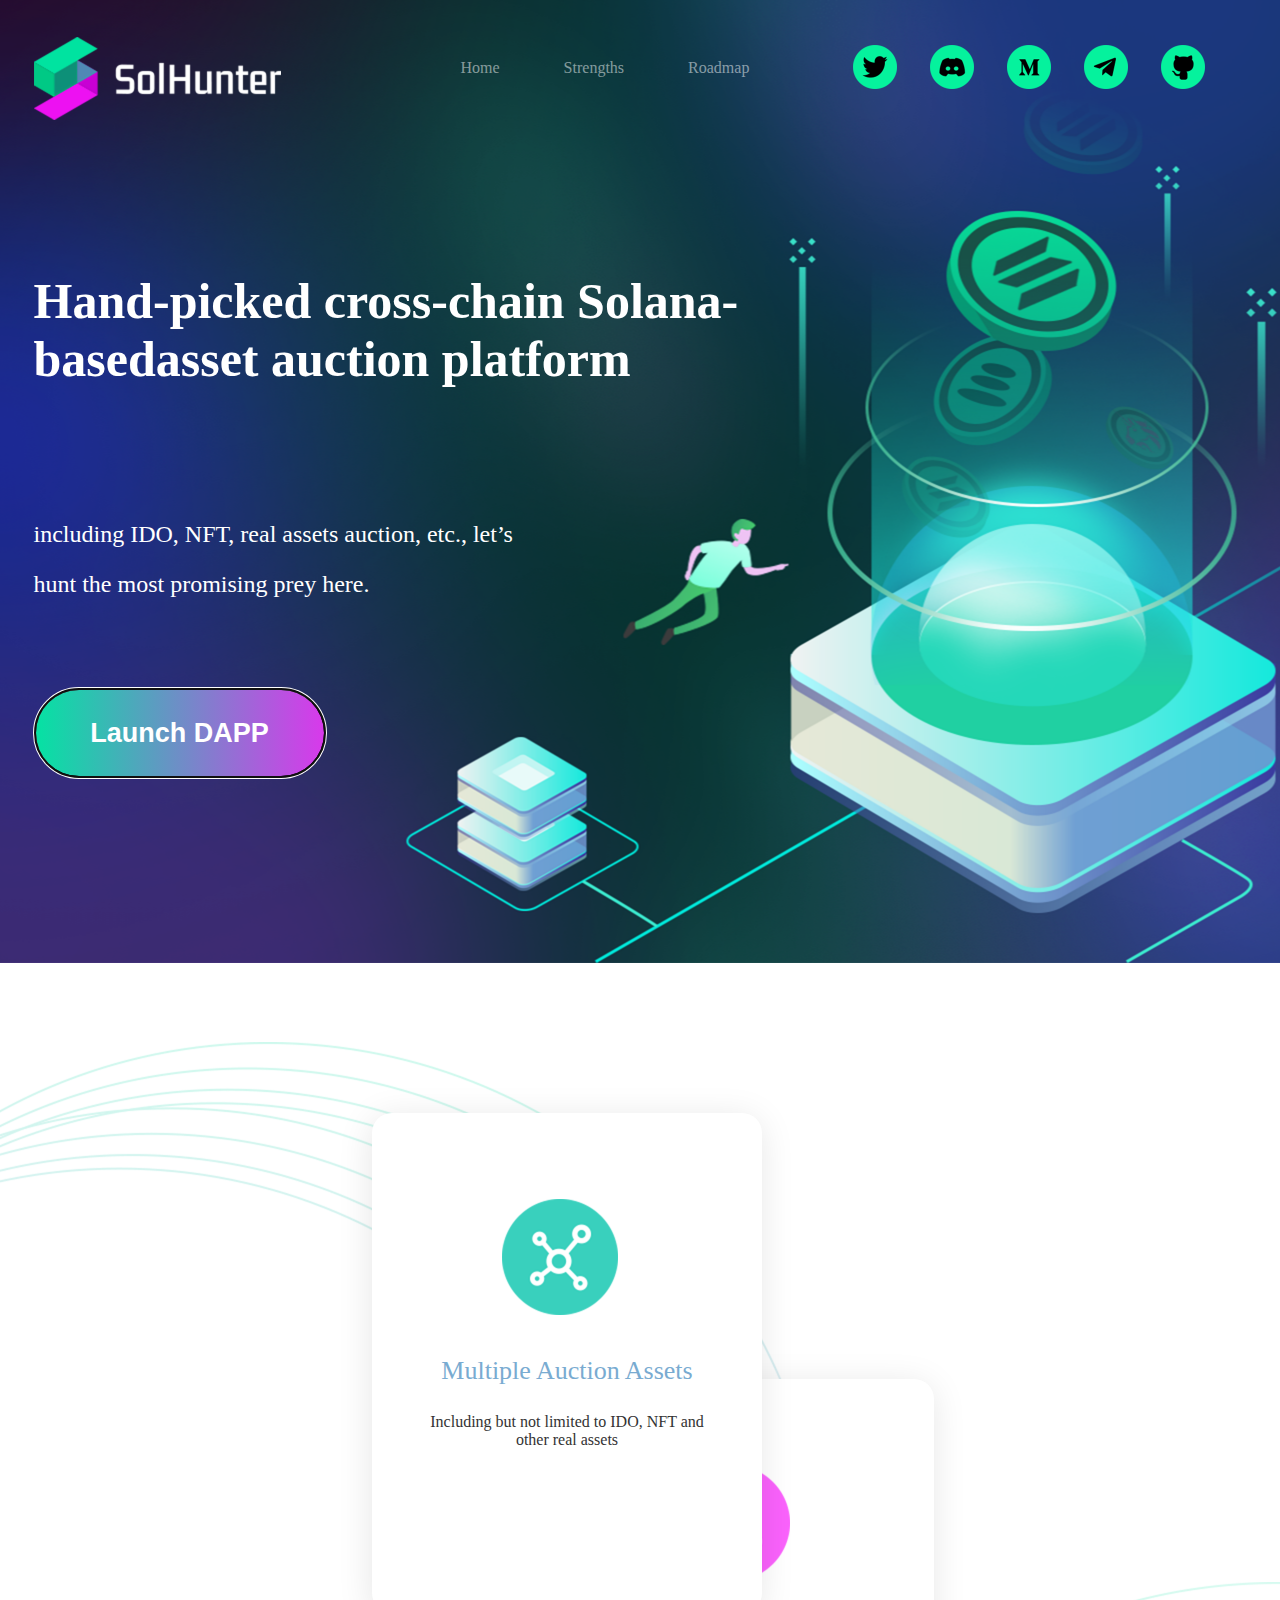
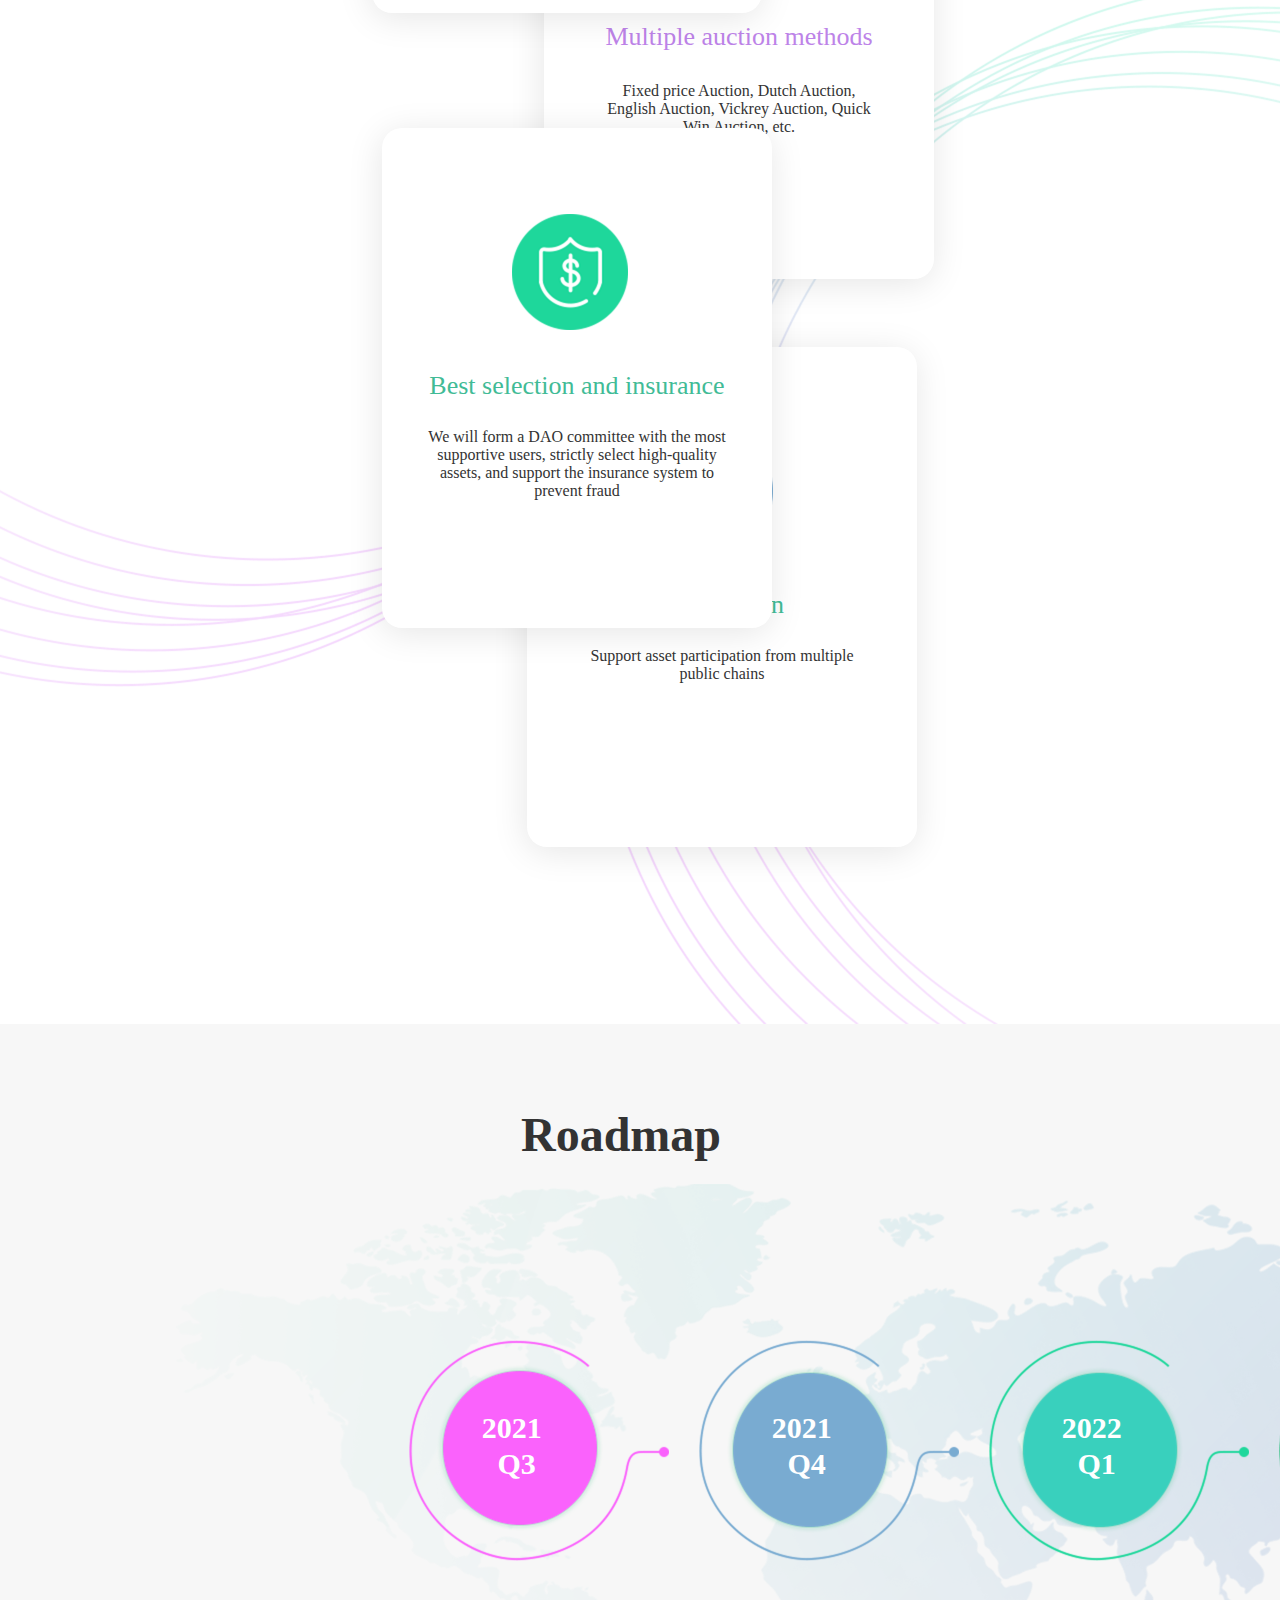
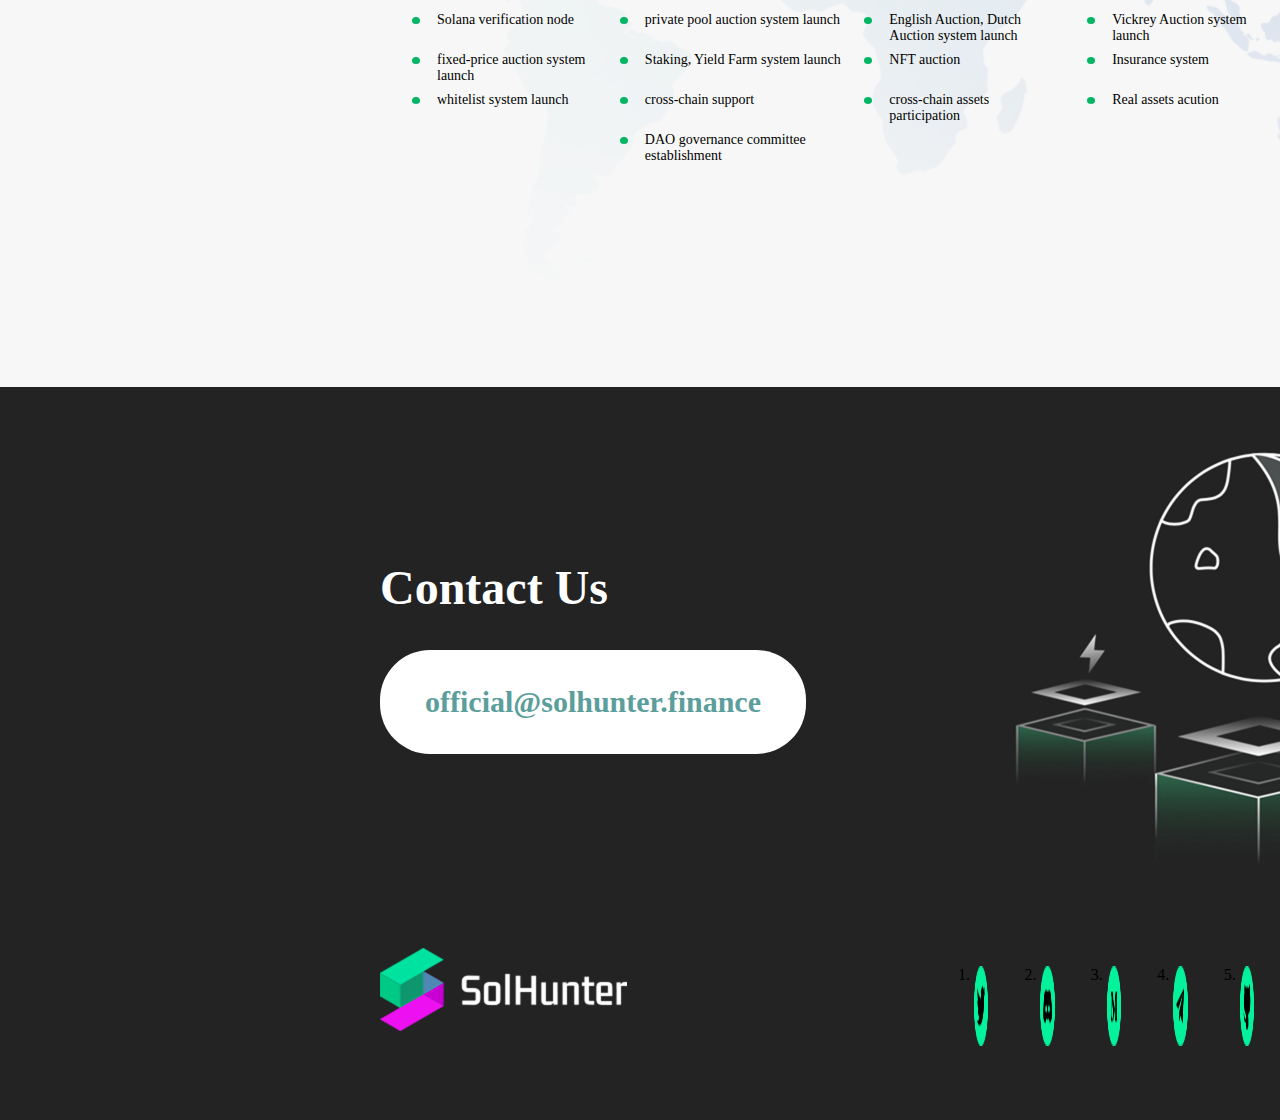
<file: Solhunter/fu-yemian.html>
<html>
	<head>
	<title>练习</title>
	<style>
		body,h1,h4{
			margin:0;
			font-family: Axiforma;
		}
		a{
			text-decoration:none;
		}
		.top{
			background:url("./banner.png") no-repeat center center;
			height:963px;
		}
		.header{
			display:flex;
		}
		.content{
			margin:0 auto;
			width:1213px;
		}
		.logo{
			margin:37px 0 0;
		}
		.nav{
			display:inline-block;
			margin:59px 104px 0 180px;
		}
		.nav a{
			margin-right: 60px;
			color: rgba(255, 255, 255, 0.5);
		}
		.nav a:hover{
			color: #FFFFFF;
		}
		a:last-child{
			margin-right:0px;
		}
		.medi{
			margin-top:45px;
		}
		.medi img{
			margin-right:29px;
		}
		.medi img:last-child{
			margin-right:0px;
		}
		h1{
			color:#fff;
			width: 709px;
			height: 194px;
			font-size: 50px;
			font-weight: 600;
			margin-top: 152px;
		}
		h4{
			color:#fff;
			width: 522px;
			font-size: 24px;
			font-weight: 400;
			line-height:50px;
			margin-top:43px;
		}
		button{
			width:292px;
			height:90px;
			background: linear-gradient(90deg, #05E2A3, #D839EB);
			border-radius: 45px;
			margin-top:79px;
			font-size: 27px;
			font-weight: 600;
			color: #FFFFFF;
		}
		.strengths{
			height:1661px;
			position:relative;
		}
		.left-background, .right-background,.span{
			position:absolute;
		}
		.left-background{
			width: 828px;
			height: 1245px; 
			top:79px;
		}
		.right-background{
			width: 690px;
			height: 1042px; 
			right:0;
			bottom:0;
			margin-left:402px;
		}
		.span{
			left:369px;
			top:264px;
			font-size: 70px;
			font-weight: 600;
			background: linear-gradient(-90deg, #D739EA 0%, #02E4A9 97.6806640625%);
			-webkit-background-clip: text;
			-webkit-text-fill-color: transparent;
		}
		.body{
			width:390px;
			height:500px;
			background:#fff;
			box-shadow: -1px 5px 35px 0px rgba(0, 0, 0, 0.1);
			border-radius: 20px;
			display:inline-block;
			position:absolute;
		}
		.body-noe{
			top:416;
			left:544px;
		}
		.body-two{
			top:150px;
			right:518px;
		}
		.body-three{
			top:984px;
			left:527px;
		}
		.body-four{
			top:765px;
			right:508px;
		}
		.body img{
			position:absolute;
			transform:translate(130px,86px);
		}
		.p1{
			text-align:center;
			font-size: 26px;
			line-height: 39px;
			margin:238px auto 23px;
		}
		.P2{
			
			text-align:center;
			font-size: 16px;
			font-weight: 400;
			color:#333333;
		}

		.body-noe :nth-child(2){
			color:#BD83E8;
		}
		.body-noe :nth-child(3){
		margin:26px auto;
		width: 278px;
		height: 63px;
		}
		.body-two :nth-child(2){
			color:#79ABD1;
		}
		.body-two :nth-child(3){
			margin:23px auto;
			width: 292px;
			height: 38px;
		}
		.body-three :nth-child(2){
			color:#41BB96;
		}
		.body-three :nth-child(3){
			margin:23px auto;
			width: 280px;
			height: 63px;
		}
		.body-four :nth-child(2){
			color:#41BB96;
		}
		.body-four :nth-child(3){
			margin:23px auto;
			width: 320px;
			height: 89px;
		}
		.roadmap{
			height:880px;
			background: #F7F7F7 url("body.png") no-repeat 176px 160px;
			padding-top:83px;
			position:relative;
		}
		h3{
			width: 238px;
			height: 48px;
			margin:0px auto;
			font-size: 48px;
			font-weight: 600;
			color: #333333;
		}
		.body-icon{
			position:absolute;
			top:300px;
			left:369px;
			height:221px;
			display:flex;
			flex-direction:row;
		}
		.body-icon li{
			position: relative;
			width:260px;
			height:221px;
			margin-right:30px;
			list-style:none;
			align-items:center;
			background-size:100% 100%;
			font-size: 30px;
			color: #FFFFFF;
			font-weight: 600;
		}
		.body-icon li:nth-child(1){
			background-image:url("body1.png")
		}
		.body-icon li:nth-child(2){
			background-image:url("body2.png")
		}
		.body-icon li:nth-child(3){
		background-image:url("body3.png")
		}
		.body-icon li:nth-child(4){
			background-image:url("body4.png")
		}
		.body-icon li span:nth-child(1){
			position: absolute;
			top: 40%;
			left: 28%;
			transform: translate(0, -50%);
		} 
		.body-icon li span:nth-child(2){
			position: absolute;
			top: 56%;
			left: 34%;
			transform: translate(0, -50%);
		} 
		.body-text{
			display:flex;
			flex-direction:row;
			margin-top:441px;
			margin-left:372px;
		}
		.body-text ul li{ 
			list-style: none;
			font-size: 14px;
			position: relative;
			padding-left:25px;
			height:40px;
		}
		.body-text ul li::before{
			position:absolute;
			left:0;
			top:5px ;
			content: "";
			width: 8px;
			height: 7px;
			border-radius:50%;
			background:#01B563;
			display:block;
		}
		.body-text1{
			width:300px;
		}
		.body-text2{
			margin-left:-25px;
			width:360px;
		}
		.body-text3{
			margin-left:-35px;
			width:300px;
		}
		.body-text4{
			margin-left:-10px;
			width:300px;
		}
		.contact-usemap{
			position:relative;
			height:733px;
			width:100%;
			background-color: #232323;
		}
		.icon1{
			display:inline-block;
			margin-top:561px;
			margin-left:908px;
			height:80px;
			display:flex;
			flex-direction:row;
		}
		.icon1 li{
			width:80px;
			height:80px;
			margin:0 26px;
			list-style:none;
			align-items:center;
			background-size:100% 100%;
			list-style:green;
		}
		.icon1 li:nth-child(1){
			background-image:url("1.png")
		}
		.icon1 li:nth-child(2){
			background-image:url("2.png")
		}
		.icon1 li:nth-child(3){
			background-image:url("3.png")
		}
		.icon1 li:nth-child(4){
			background-image:url("4.png")
		}
		.icon1 li:nth-child(5){
			background-image:url("5.png")
		}

		.logo1{
			position:absolute;
			top:561px;
			left:380px;
			width:247px;
			height:83px;
			background-image:url("962.png");
			display:inline-block;
		}
		.contact span:nth-child(1){
			position:absolute;
			left:380px;
			top:173px;
			color:#FFF;
			font-size: 48px;
			font-weight: 600;
		}
		.contact span:nth-child(3){
			position:absolute;
			left:380px;
			top:263px;
			background-color:#FFF;
			color:#5B9E9B;
			font-size: 30px;
			font-weight: 600;
			padding:35px 45px;
			border-radius: 50px;
		}
		.bottom-big{
			position:absolute;
			top:42px;
			left:990px;
			width:538px;
			height:460px;
			background-image:url("botton.png");
		}
	</style>
	</head>
	<body>
		<div class="top">
			<div class="content">
				<div class="header">
					<img class="logo" src="./962.png" aroset="">
					<div class="nav">
						<a href="#">Home</a>
						<a href="#">Strengths</a>
						<a  href="#">Roadmap</a>
					</div>
					<div class="medi">
						<img src="1.png" alt="">
						<img src="2.png" alt="">
						<img src="3.png" alt="">
						<img src="4.png" alt="">
						<img class="active" src="5.png" alt="">
					</div>
				</div>
				<h1>
					Hand-picked cross-chain Solana-basedasset auction platform
				</h1>
				<h4>
					including IDO, NFT, real assets auction, etc., 
					let’s hunt the most promising prey here. 
				</h4>
				<button type="button" autofocus onclick="alert('Hello world!')">Launch DAPP</button>
			</div>
		</div>
		<div class="strengths">
			<img class="left-background" src="./body-left.png" aroset="">
			<img class="right-background" src="./body-right.png" aroset="">
			<span class="span">Strengths</span>
			<div class="body-noe body">
				<img src="kuai1.png"/>
				<p class="p1">Multiple auction methods</p>
				<p class="p2">Fixed price Auction, Dutch Auction, English Auction, Vickrey Auction, Quick Win Auction, etc.</p>
			</div>
			<div class="body-two body">
				<img src="kuai2.png"/>
				<p class="p1">Multiple Auction Assets</p>
				
				<p class="p2">Including but not limited to IDO, NFT and other real assets</p>
			</div>
			<div class="body-three body">
				<img src="kuai3.png"/>
				<p class="p1">Cross-chain</p>
				<p class="p2">Support asset participation from multiple public chains </p>
			</div>
			<div class="body-four body">
				<img src="kuai4.png"/>
				<p class="p1">Best selection and insurance</p>
				<p class="p2">We will form a DAO committee with the most supportive users, strictly select high-quality assets, and support the insurance system to prevent fraud</p>
			</div>
		</div>
		<div class="roadmap">
			<h3>Roadmap</h3>
			<ul class="body-icon">
				<li>
					<span>2021</span>
					<span>Q3</span>
				</li>
				<li>
					<span>2021</span>
					<span>Q4</span>
				</li>
				<li>
					<span>2022</span>
					<span>Q1</span>
				</li>
				<li>
					<span>2022</span>
					<span>Q2</span>
				</li>
			</ul>

			<div class="body-text">
				<div class="body-text1">
					<ul>
						<li>Solana verification node</li>
						<li>fixed-price auction system launch</li>
						<li>whitelist system launch</li>
					</ul>
				</div>
				
				<div class="body-text2">
					<ul>
						<li>private pool auction system launch</li>
						<li>Staking, Yield Farm system launch</li>
						<li>cross-chain support</li>
						<li>DAO governance committee establishment</li>
					</ul>
				</div>
				<div class="body-text3">
					<ul>
						<li>English Auction, Dutch Auction system launch</li>
						<li>NFT auction</li>
						<li>cross-chain assets participation</li>
					</ul>
				</div>
				<div class="body-text4">
					<ul>
						<li>Vickrey Auction system launch</li>
						<li>Insurance system</li>
						<li>Real assets acution</li>
					</ul>
				</div>
			</div>
		</div>
		<div class="contact-usemap">
			<div class="contact">
				<span>Contact Us</span><br>
				<span>official@solhunter.finance</span>
			</div>
			<div>
				<ul class="icon1">
					<li></li>
					<li></li>
					<li></li>
					<li></li>
					<li></li>
				</ul>
				<div class="logo1"></div>
				<div class="bottom-big"></div>
			</div>
		</div>
	</body>
</html>
</file>
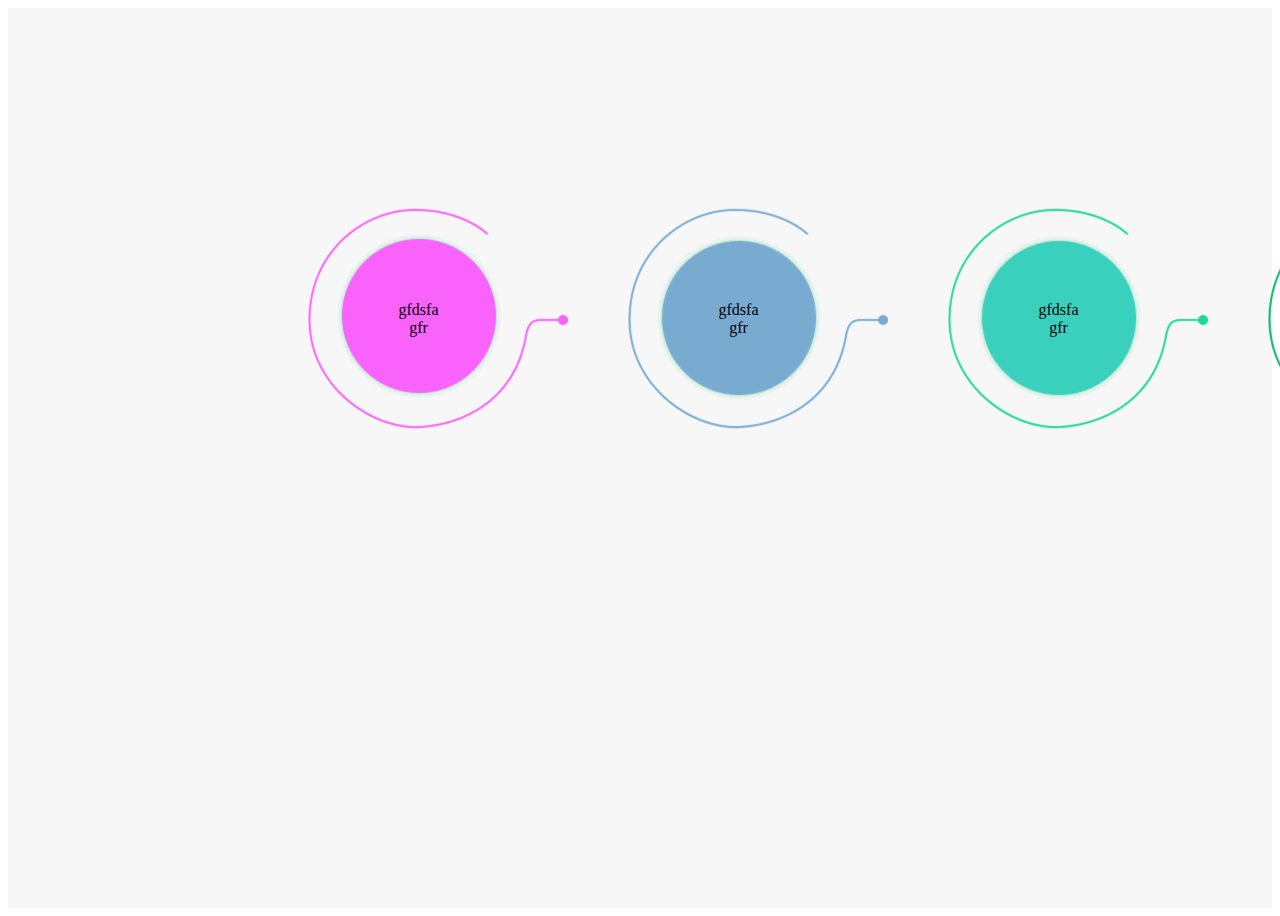
<file: Solhunter/new 1.html>
<html>
	<head>
		<title>wwewee</title>
		<style>
			.margin{
				height:700px;
				background:#F7F7F7;
				padding:200px 0 0 300px;
			}
			.border {
				display: flex;
			}
			.border img{
				margin-right:60px;
				
			}
			.padding{
				position:relative;
			}
			.content{
				position:absolute;
				display:flex;
				top:0;
				left:0;
				flex-direction:column;
				align-items:center;
				justify-content:center;
				width:221px;
				height:221px;
			}
		</style>
	</head>
	<body>
		<div class="margin">
			<div class="border">
				<div class="padding">
					<img src="body1.png">
					<div class="content">
						<span>gfdsfa</span>
						<span>gfr</span>
					</div>
				</div>
				<div class="padding">
					<img src="body2.png">
					<div class="content">
						<span>gfdsfa</span>
						<span>gfr</span>
					</div>
				</div>
				<div class="padding">
					<img src="body3.png">
					<div class="content">
						<span>gfdsfa</span>
						<span>gfr</span>
					</div>
				</div>
				<div class="padding">
					<img src="body4.png">
					<div class="content">
						<span>gfdsfa</span>
						<span>gfr</span>
					</div>
				</div>
			</div>
		</div>
	</body>
</html>
</file>
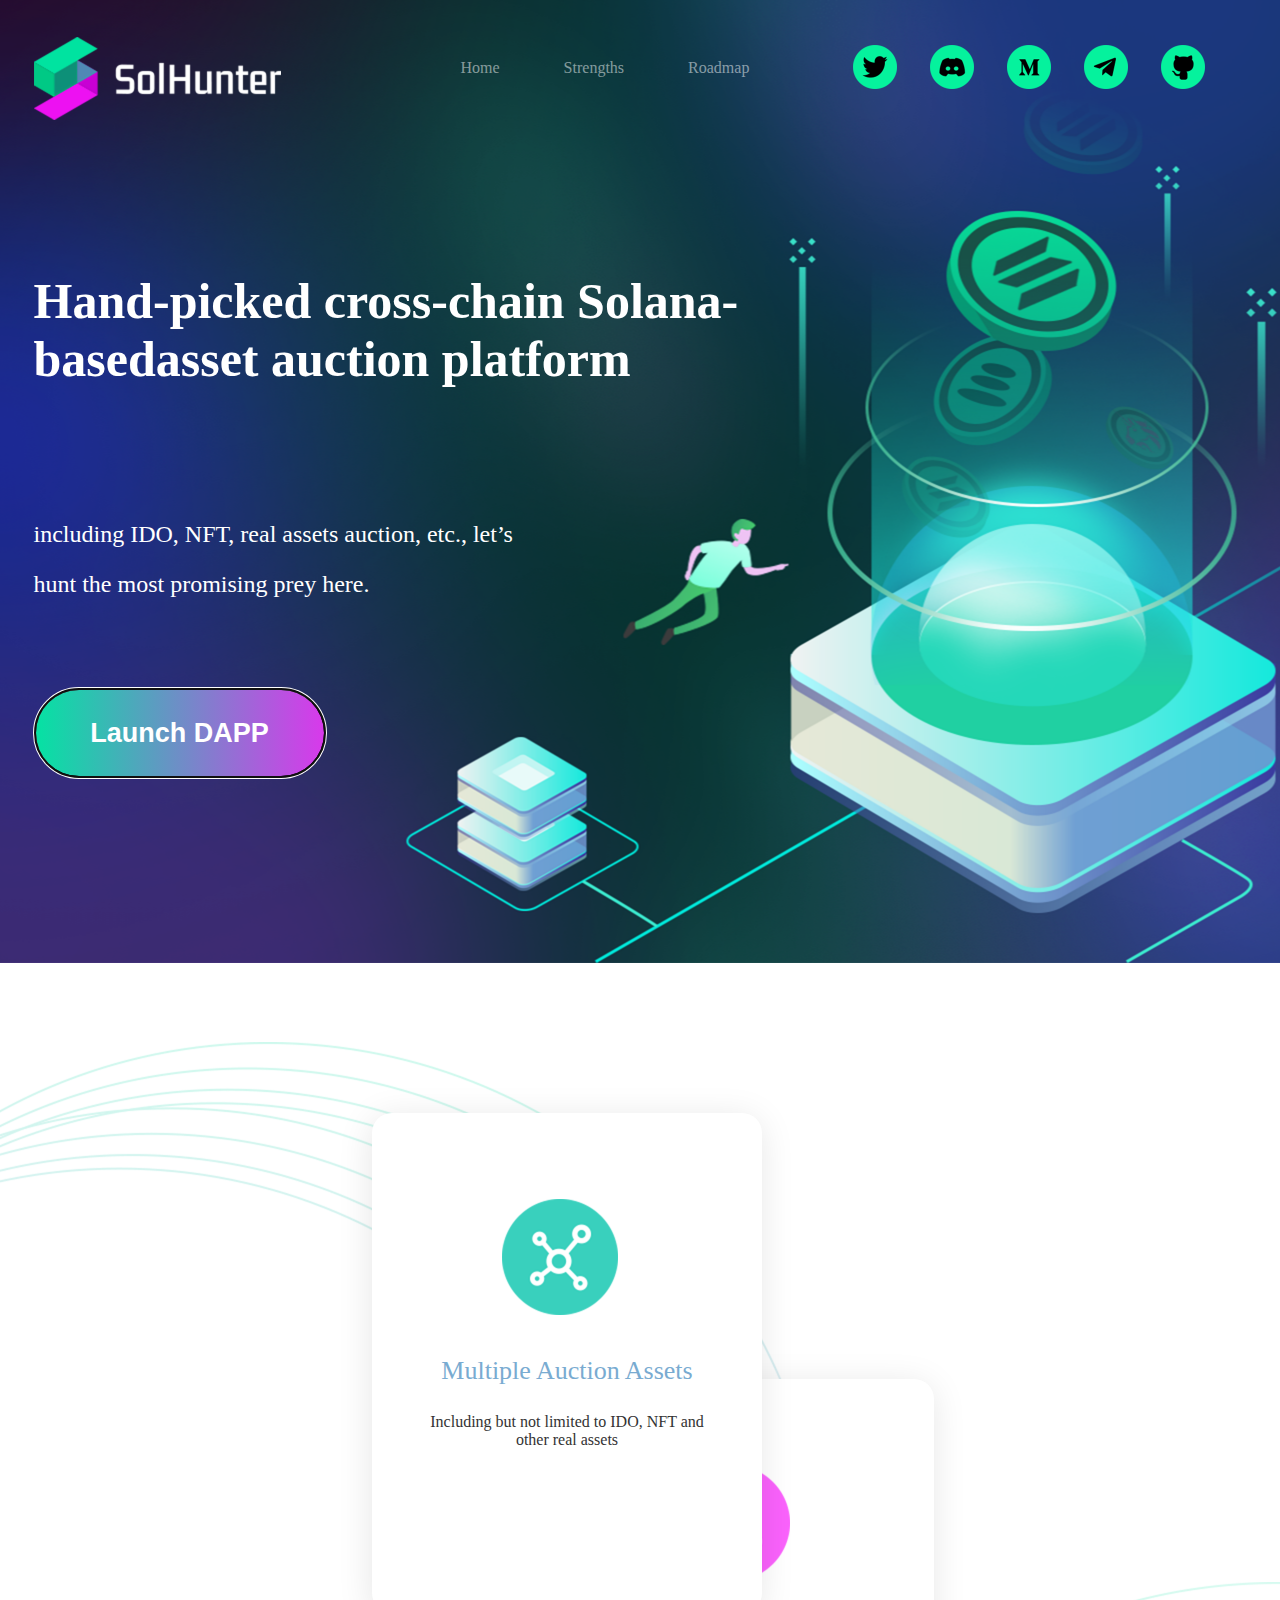
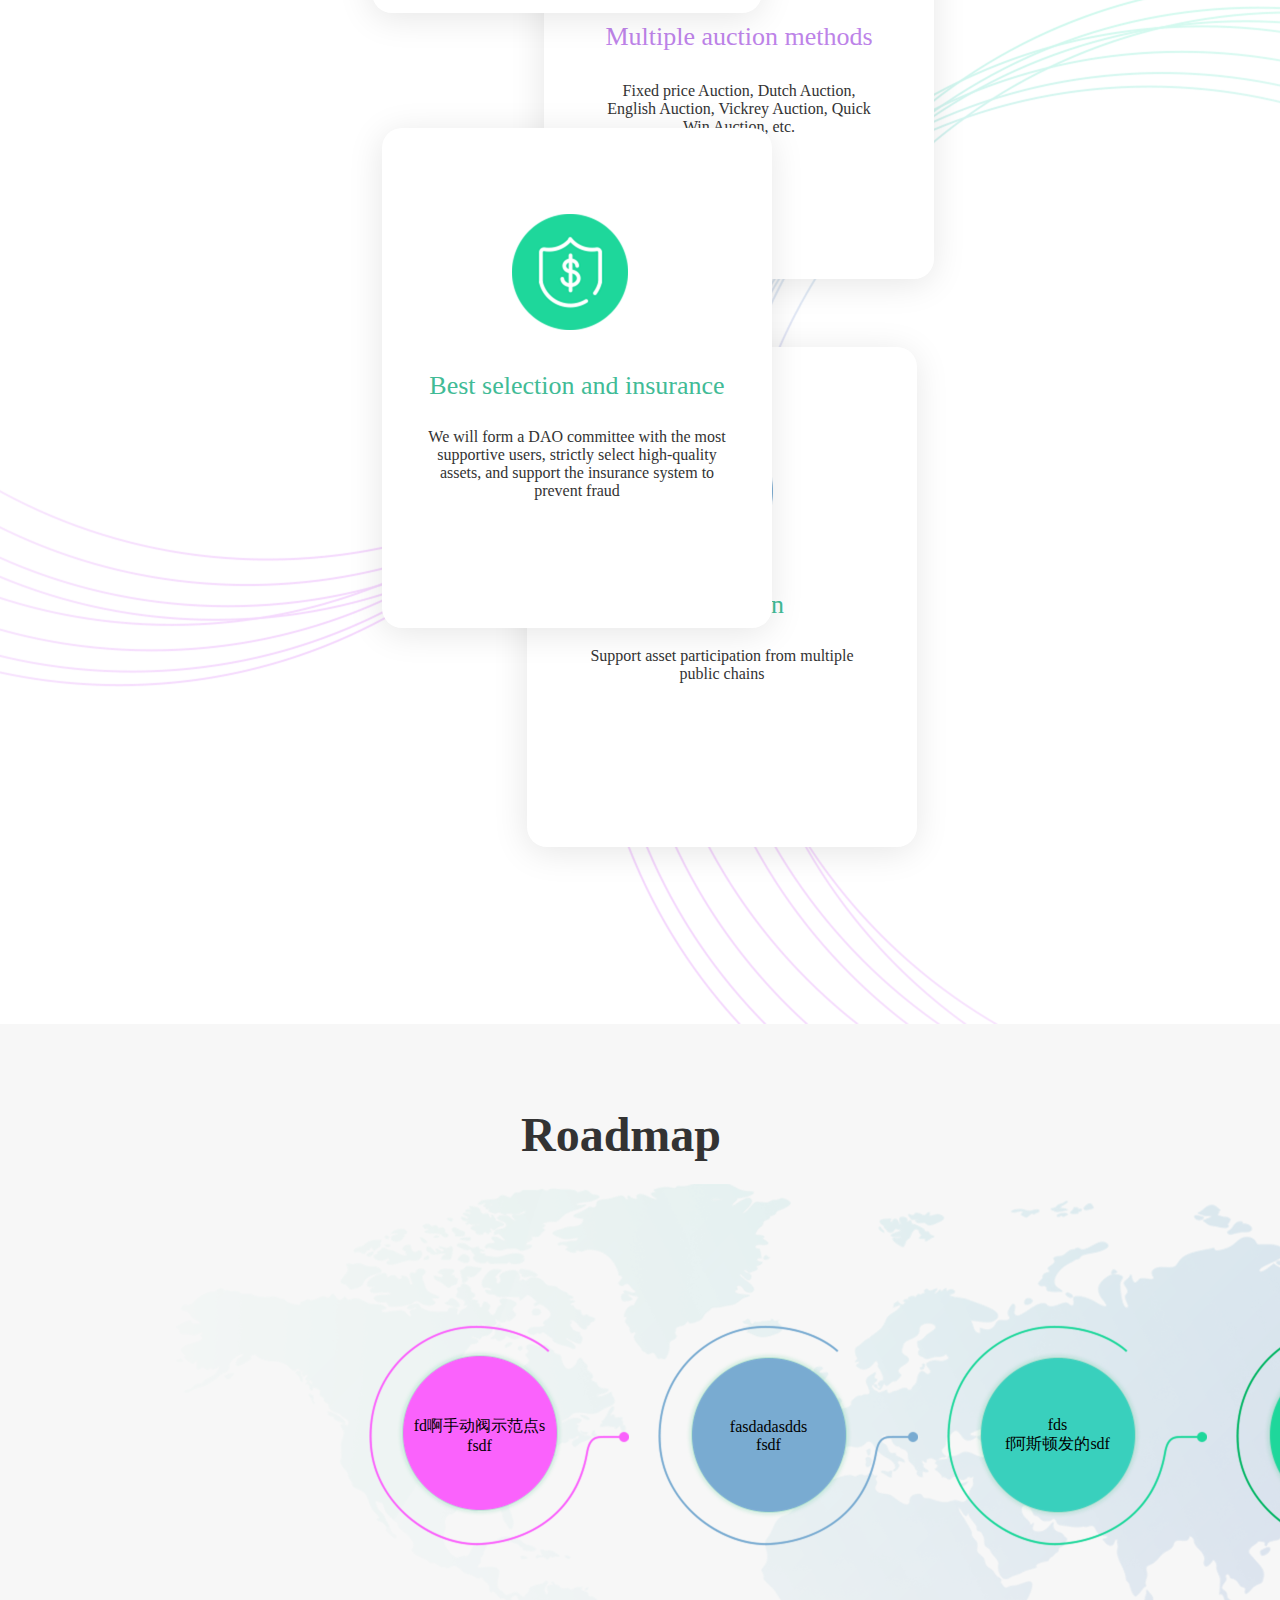
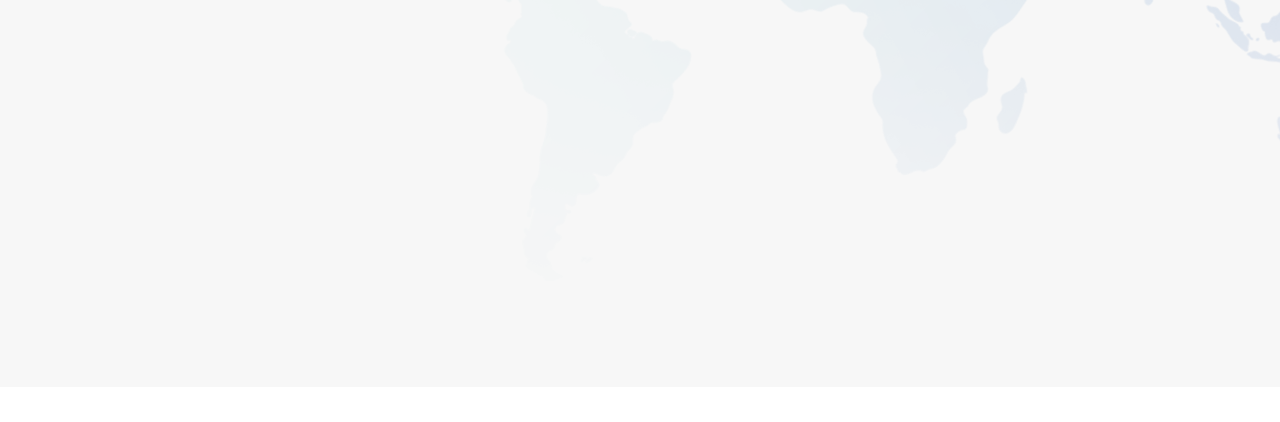
<file: Solhunter/so(1).html>
<html>
	<head>
	<title>练习</title>
	<style>
		body,h1,h4{
			margin:0;
			font-family: Axiforma;
		}
		a{
			text-decoration:none;
		}
		.top{
			background:url("./banner.png") no-repeat center center;
			height:963px;
		}
		.header{
			display:flex;
		}
		.content{
			margin:0 auto;
			width:1213px;
		}
		.logo{
			margin:37px 0 0;
		}
		.nav{
			display:inline-block;
			margin:59px 104px 0 180px;
		}
		.nav a{
			margin-right: 60px;
			color: rgba(255, 255, 255, 0.5);
		}
		.nav a:hover{
			color: #FFFFFF;
		}
		a:last-child{
			margin-right:0px;
		}
		.medi{
			margin-top:45px;
		}
		.medi img{
			margin-right:29px;
		}
		.medi img:last-child{
			margin-right:0px;
		}
		h1{
			color:#fff;
			width: 709px;
			height: 194px;
			font-size: 50px;
			font-weight: 600;
			margin-top: 152px;
		}
		h4{
			color:#fff;
			width: 522px;
			font-size: 24px;
			font-weight: 400;
			line-height:50px;
			margin-top:43px;
		}
		button{
			width:292px;
			height:90px;
			background: linear-gradient(90deg, #05E2A3, #D839EB);
			border-radius: 45px;
			margin-top:79px;
			font-size: 27px;
			font-weight: 600;
			color: #FFFFFF;
		}
		.strengths{
			height:1661px;
			position:relative;
		}
		.left-background, .right-background,.span{
			position:absolute;
		}
		.left-background{
			width: 828px;
			height: 1245px; 
			top:79px;
		}
		.right-background{
			width: 690px;
			height: 1042px; 
			right:0;
			bottom:0;
			margin-left:402px;
		}
		.span{
			left:369px;
			top:264px;
			font-size: 70px;
			font-weight: 600;
			background: linear-gradient(-90deg, #D739EA 0%, #02E4A9 97.6806640625%);
			-webkit-background-clip: text;
			-webkit-text-fill-color: transparent;
		}
		.body{
			width:390px;
			height:500px;
			background:#fff;
			box-shadow: -1px 5px 35px 0px rgba(0, 0, 0, 0.1);
			border-radius: 20px;
			display:inline-block;
			position:absolute;
		}
		.body-noe{
			top:416;
			left:544px;
		}
		.body-two{
			top:150px;
			right:518px;
		}
		.body-three{
			top:984px;
			left:527px;
		}
		.body-four{
			top:765px;
			right:508px;
		}
		.body img{
			position:absolute;
			transform:translate(130px,86px);
		}
		.p1{
			text-align:center;
			font-size: 26px;
			line-height: 39px;
			margin:238px auto 23px;
		}
		.P2{
			
			text-align:center;
			font-size: 16px;
			font-weight: 400;
			color:#333333;
		}

		.body-noe :nth-child(2){
			color:#BD83E8;
		}
		.body-noe :nth-child(3){
		margin:26px auto;
		width: 278px;
		height: 63px;
		}
		.body-two :nth-child(2){
			color:#79ABD1;
		}
		.body-two :nth-child(3){
			margin:23px auto;
			width: 292px;
			height: 38px;
		}
		.body-three :nth-child(2){
			color:#41BB96;
		}
		.body-three :nth-child(3){
			margin:23px auto;
			width: 280px;
			height: 63px;
		}
		.body-four :nth-child(2){
			color:#41BB96;
		}
		.body-four :nth-child(3){
			margin:23px auto;
			width: 320px;
			height: 89px;
		}
		.roadmap{
			height:880px;
			background: #F7F7F7 url("body.png") no-repeat 176px 160px;
			padding-top:83px;
		}
		h3{
			width: 238px;
			height: 48px;
			margin:0px auto;
			font-size: 48px;
			font-weight: 600;
			color: #333333;
		}
		.roadmap-background{
			margin: 170px 0 0 369px;
			width:1409px;
			height:697px;
			display: flex;
		}
		.roadmap-background img{
			margin-right:29px;
		}
		.roadmap-background img:last-child{
			margin-right:0px;
		}
		.roadmap-background .roadmap-con{
			position: relative;
		}
		.roadmap-text{
			position: absolute;
			display: flex;
			top: 0;
			left: 0;
			flex-direction: column;
			width: 221px;
			align-items: center;
			justify-content: center;
			height: 221px;
		}

	</style>
	</head>
	<body>
		<div class="top">
			<div class="content">
				<div class="header">
					<img class="logo" src="./962.png" aroset="">
					<div class="nav">
						<a href="#">Home</a>
						<a href="#">Strengths</a>
						<a  href="#">Roadmap</a>
					</div>
					<div class="medi">
						<img src="1.png" alt="">
						<img src="2.png" alt="">
						<img src="3.png" alt="">
						<img src="4.png" alt="">
						<img class="active" src="5.png" alt="">
					</div>
				</div>
				<h1>
					Hand-picked cross-chain Solana-basedasset auction platform
				</h1>
				<h4>
					including IDO, NFT, real assets auction, etc., 
					let’s hunt the most promising prey here. 
				</h4>
				<button type="button" autofocus onclick="alert('Hello world!')">Launch DAPP</button>
			</div>
		</div>
		<div class="strengths">
			<img class="left-background" src="./body-left.png" aroset="">
			<img class="right-background" src="./body-right.png" aroset="">
			<span class="span">Strengths</span>
			<div class="body-noe body">
				<img src="kuai1.png"/>
				<p class="p1">Multiple auction methods</p>
				<p class="p2">Fixed price Auction, Dutch Auction, English Auction, Vickrey Auction, Quick Win Auction, etc.</p>
			</div>
			<div class="body-two body">
				<img src="kuai2.png"/>
				<p class="p1">Multiple Auction Assets</p>
				
				<p class="p2">Including but not limited to IDO, NFT and other real assets</p>
			</div>
			<div class="body-three body">
				<img src="kuai3.png"/>
				<p class="p1">Cross-chain</p>
				<p class="p2">Support asset participation from multiple public chains </p>
			</div>
			<div class="body-four body">
				<img src="kuai4.png"/>
				<p class="p1">Best selection and insurance</p>
				<p class="p2">We will form a DAO committee with the most supportive users, strictly select high-quality assets, and support the insurance system to prevent fraud</p>
			</div>
		</div>
		<div class="roadmap">
			<h3>Roadmap</h3>
			<div class="roadmap-background">
				<div class="roadmap-con">
					<img src="body1.png"/>
					<div class="roadmap-text">
						<span>fd啊手动阀示范点s</span>
						<span>fsdf</span>
					</div>
				</div>
			
				<div class="roadmap-con">
					<img src="body2.png"/>
					<div class="roadmap-text">
						<span>fasdadasdds</span>
						<span>fsdf</span>
					</div>
				</div>
				
				<div class="roadmap-con">
					<img src="body3.png"/>
					<div class="roadmap-text">
						<span>fds</span>
						<span>f阿斯顿发的sdf</span>
					</div>
				</div>
				<div class="roadmap-con">
					<img src="body4.png"/>
					<div class="roadmap-text">
						<span>fds</span>
						<span>f阿斯顿发的sdf</span>
					</div>
				</div>
			</div>
		<div class="contact-usemap">
		
		</div>
	</body>
</html>
</file>
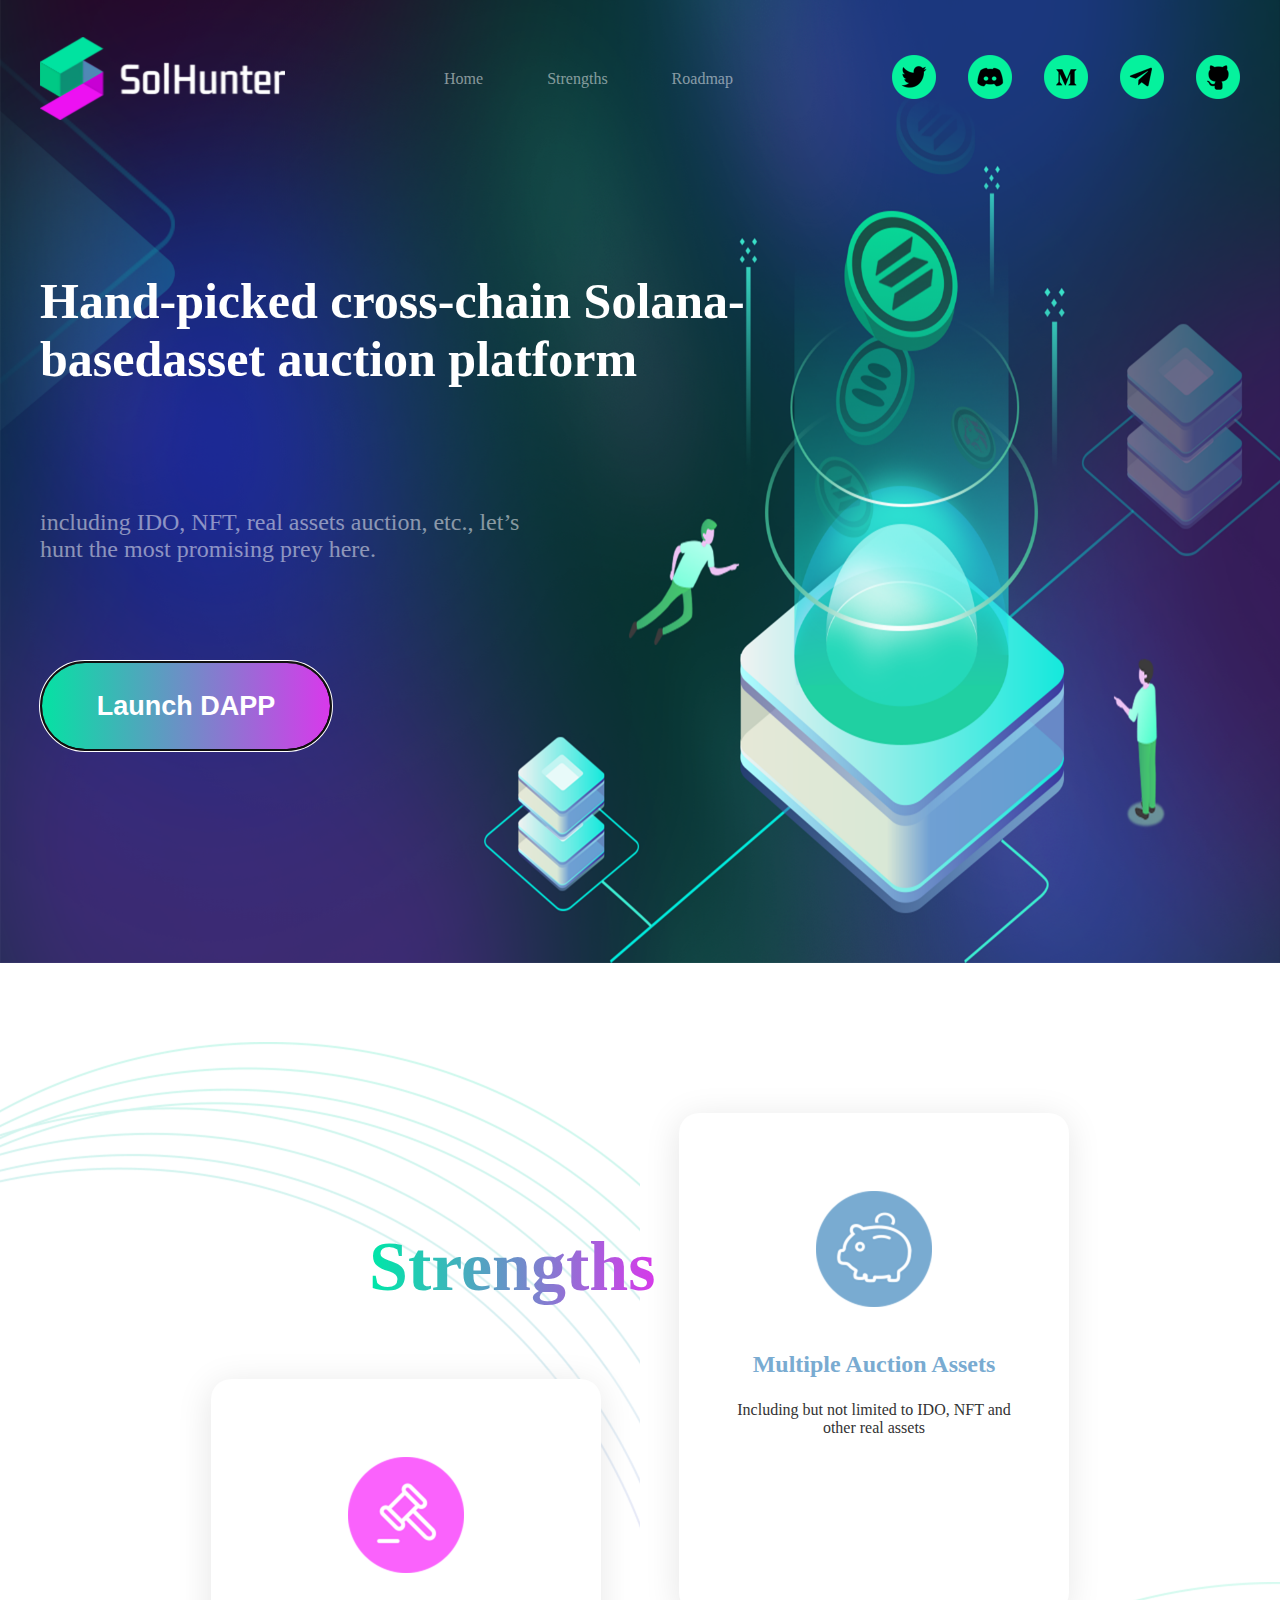
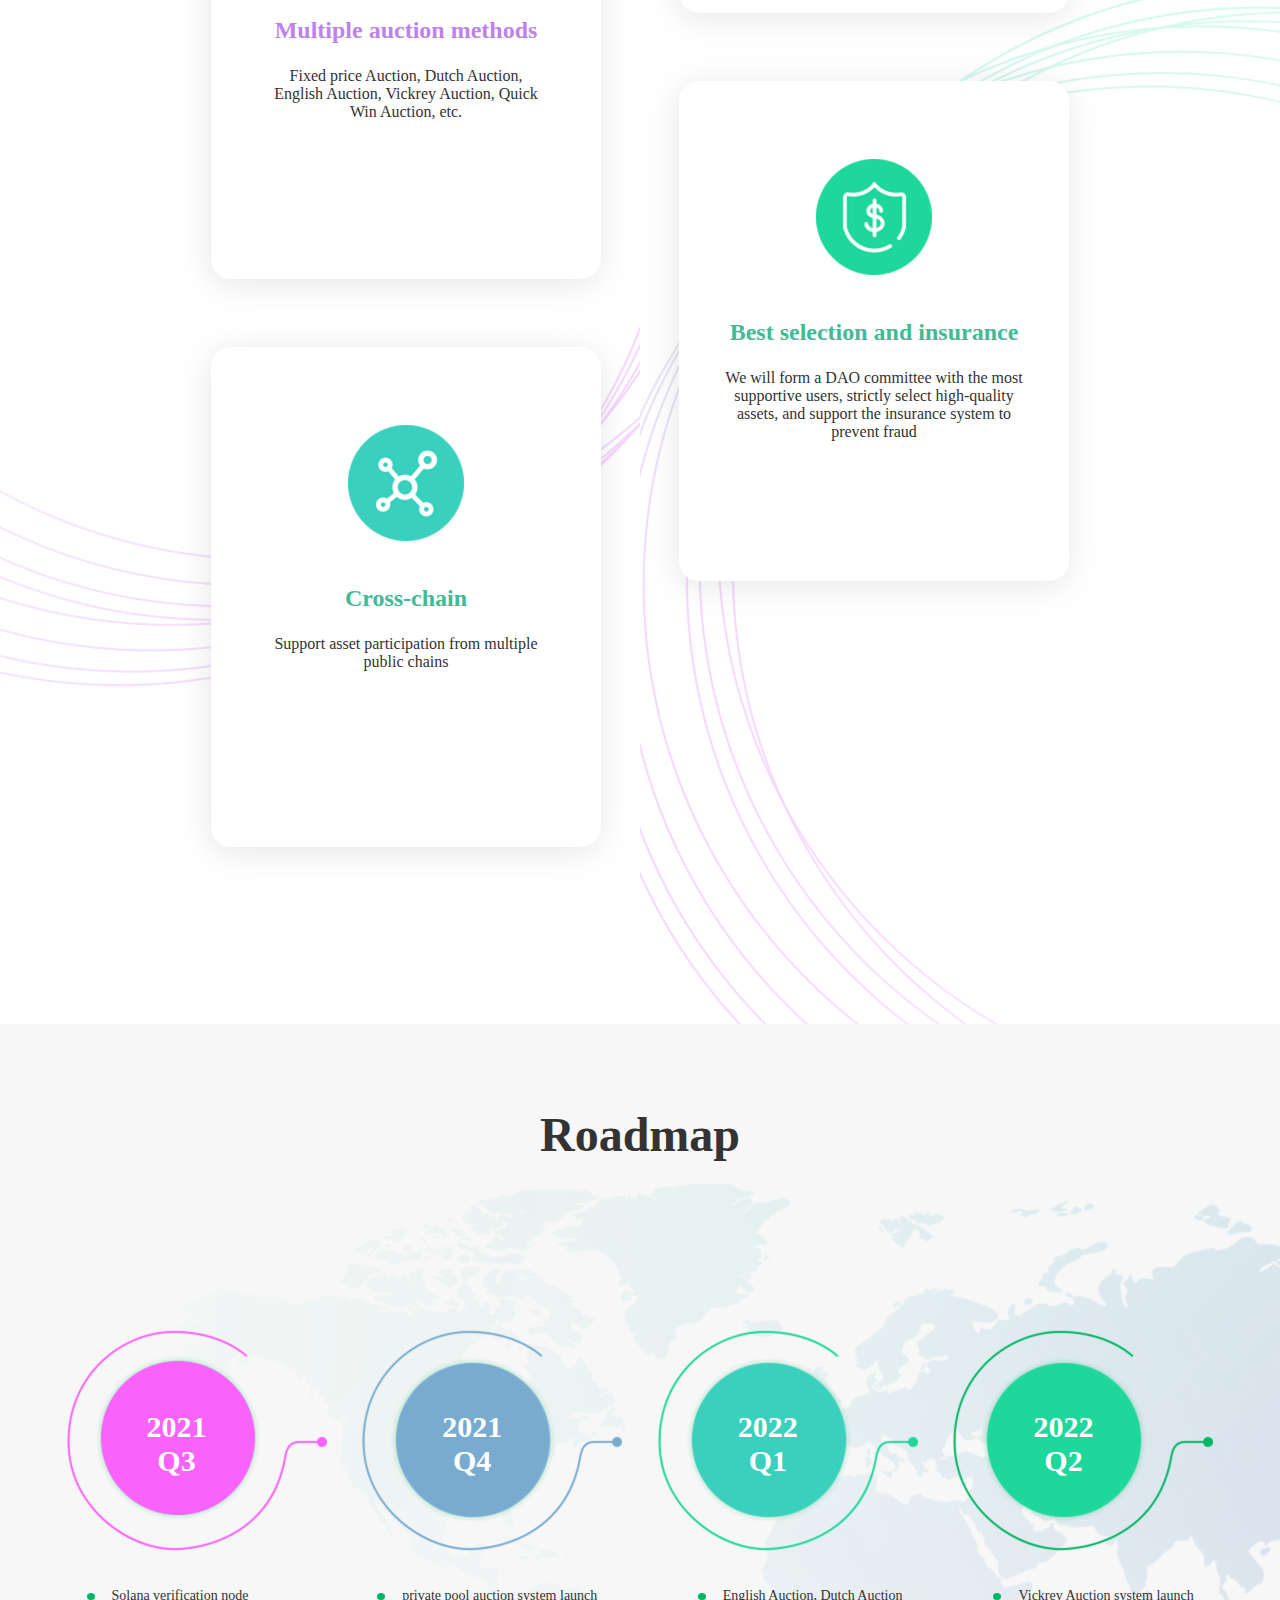
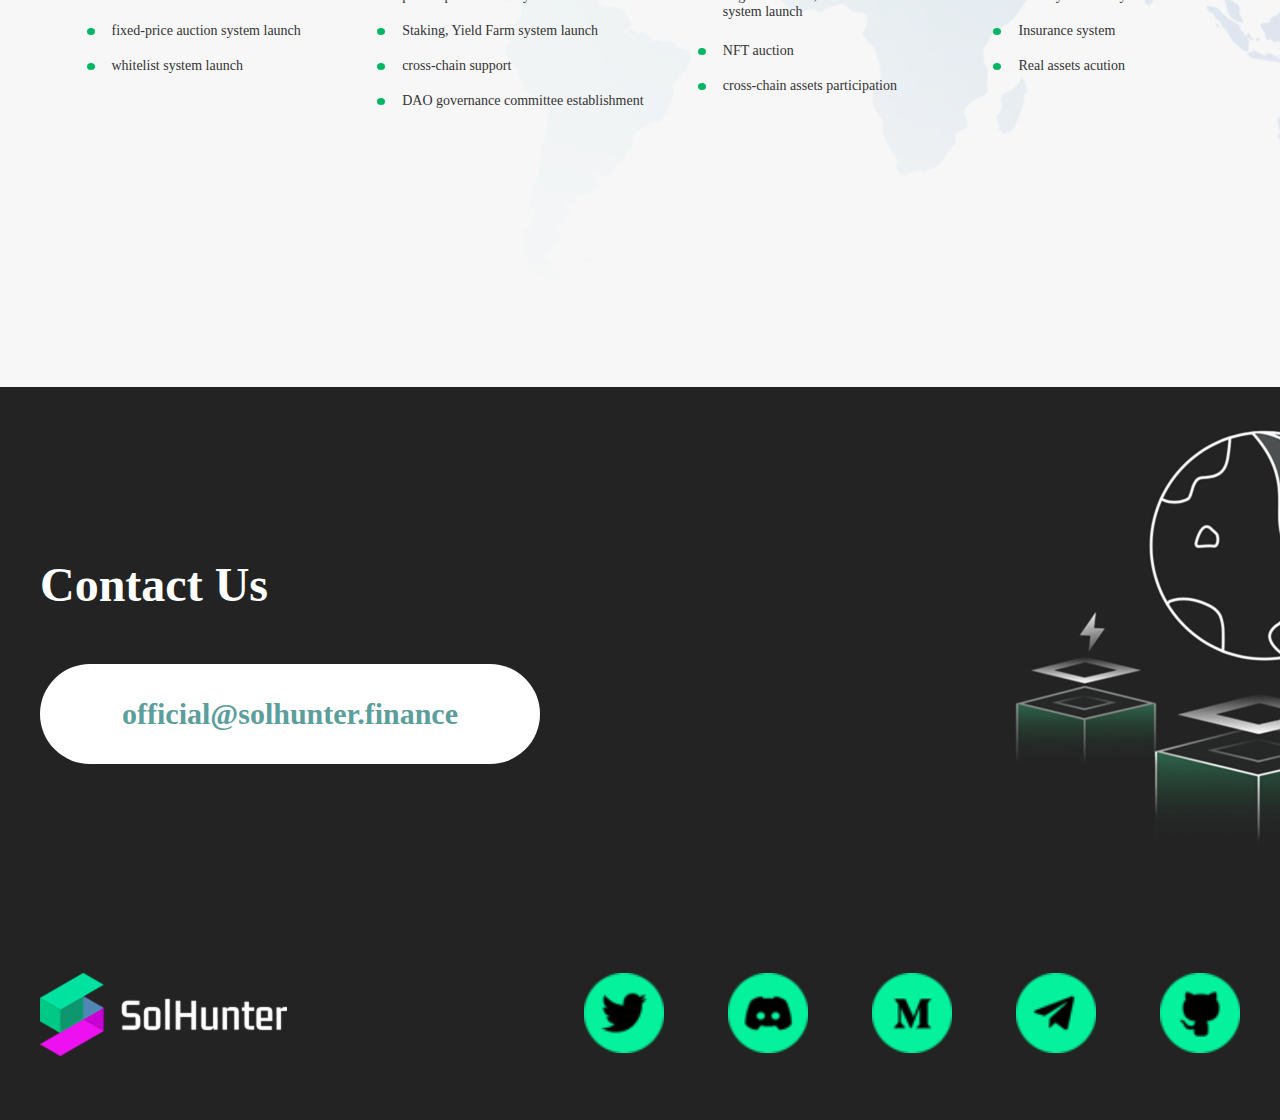
<file: Solhunter/solanahunter.html>
<!DOCTYPE html>
<html lang="en">

<head>
    <meta charset="UTF-8">
    <meta http-equiv="X-UA-Compatible" content="IE=edge">
    <meta name="viewport" content="width=device-width, initial-scale=1.0">
    <title>Document</title>
    <link rel="stylesheet" href="solanahunter.css">
</head>

<body>
    <!--header-->
    <div class="header" id="header">
        <div class="header-content">
            <div class="header-top">
                <img class="logo" src="962.png" alt="">
                <div class="nav">
                    <a href="#header">Home</a>
                    <a href="#strengths">Strengths</a>
                    <a href="#roadmap">Roadmap</a>
                </div>
                <div class="icon">
                    <img src="1.png" alt="">
                    <img src="2.png" alt="">
                    <img src="3.png" alt="">
                    <img src="4.png" alt="">
                    <img src="5.png" alt="">
                </div>
            </div>
            <h2>
                Hand-picked cross-chain Solana-basedasset auction platform
            </h2>
            <h5>
                including IDO, NFT, real assets auction, etc., let’s hunt the most promising prey here.
            </h5>
            <button type="button" autofocus onclick="alert('Hello world!')">Launch DAPP</button>
        </div>
    </div>
    <!--Strengths-->
    <div class="strengths" id="strengths">
        <div class="strengths-left">
            <span>Strengths</span>
            <div class="box box-1">
                <h4>Multiple auction methods</h4>
                <p>Fixed price Auction, Dutch Auction, English Auction, Vickrey Auction, Quick Win Auction, etc.</p>
            </div>
            <div class="box box-2">
                <h4>Cross-chain</h4>
                <p>Support asset participation from multiple public chains </p>
            </div>

        </div>
        <div class="strengths-right">

            <div class="box box-3">
                <h4>Multiple Auction Assets</h4>
                <p>Including but not limited to IDO, NFT and other real assets
                </p>
            </div>

            <div class="box box-4">
                <h4>Best selection and insurance</h4>
                <p>We will form a DAO committee with the most supportive users, strictly select high-quality assets, and support the insurance system to prevent fraud</p>
            </div>
        </div>

    </div>
    <!--Roadmap-->
    <div class="roadmap" id="roadmap">
        <h2>Roadmap</h2>
        <div class="roadmap-body">
            <div class="roadmap-body-day1 body-day-one body-day-two ">
                <p>2021</p>
                <p>Q3</p>
                <ul>
                    <li>Solana verification node</li>
                    <li>fixed-price auction system launch</li>
                    <li>whitelist system launch</li>
                </ul>
            </div>
            <div class="roadmap-body-day2 body-day-one body-day-two">
                <p>2021</p>
                <p>Q4</p>
                <ul>
                    <li>private pool auction system launch</li>
                    <li>Staking, Yield Farm system launch</li>
                    <li>cross-chain support</li>
                    <li>DAO governance committee establishment</li>
                </ul>
            </div>
            <div class="roadmap-body-day3 body-day-one body-day-two">
                <p>2022</p>
                <p>Q1</p>
                <ul>
                    <li>English Auction, Dutch Auction system launch</li>
                    <li>NFT auction</li>
                    <li>cross-chain assets participation</li>

                </ul>
            </div>
            <div class="roadmap-body-day4 body-day-one body-day-two">
                <p>2022</p>
                <p>Q2</p>
                <ul>
                    <li>Vickrey Auction system launch</li>
                    <li>Insurance system</li>
                    <li>Real assets acution</li>

                </ul>
            </div>


        </div>
    </div>
    <!--Contact Us-->
    <div class="contact-us">
        <div class="contact-us-content">
            <h2>Contact Us</h2>
            <h4>official@solhunter.finance</h4>
            <div class="contact-flex">
                <div class="tubiao">
                    <img src="962.png" alt="">
                </div>
                <div class="contact-us-img">
                    <img src="1.png" alt="">
                    <img src="2.png" alt="">
                    <img src="3.png" alt="">
                    <img src="4.png" alt="">
                    <img src="5.png" alt="">
                </div>
            </div>
            <!-- 方法一 
            <img src="962.png" alt="">
            <div class="contact-us-img">
                <img src="1.png" alt="">
                <img src="2.png" alt="">
                <img src="3.png" alt="">
                <img src="4.png" alt="">
                <img src="5.png" alt="">
            </div>-->

        </div>

    </div>
</body>

</html>
</file>
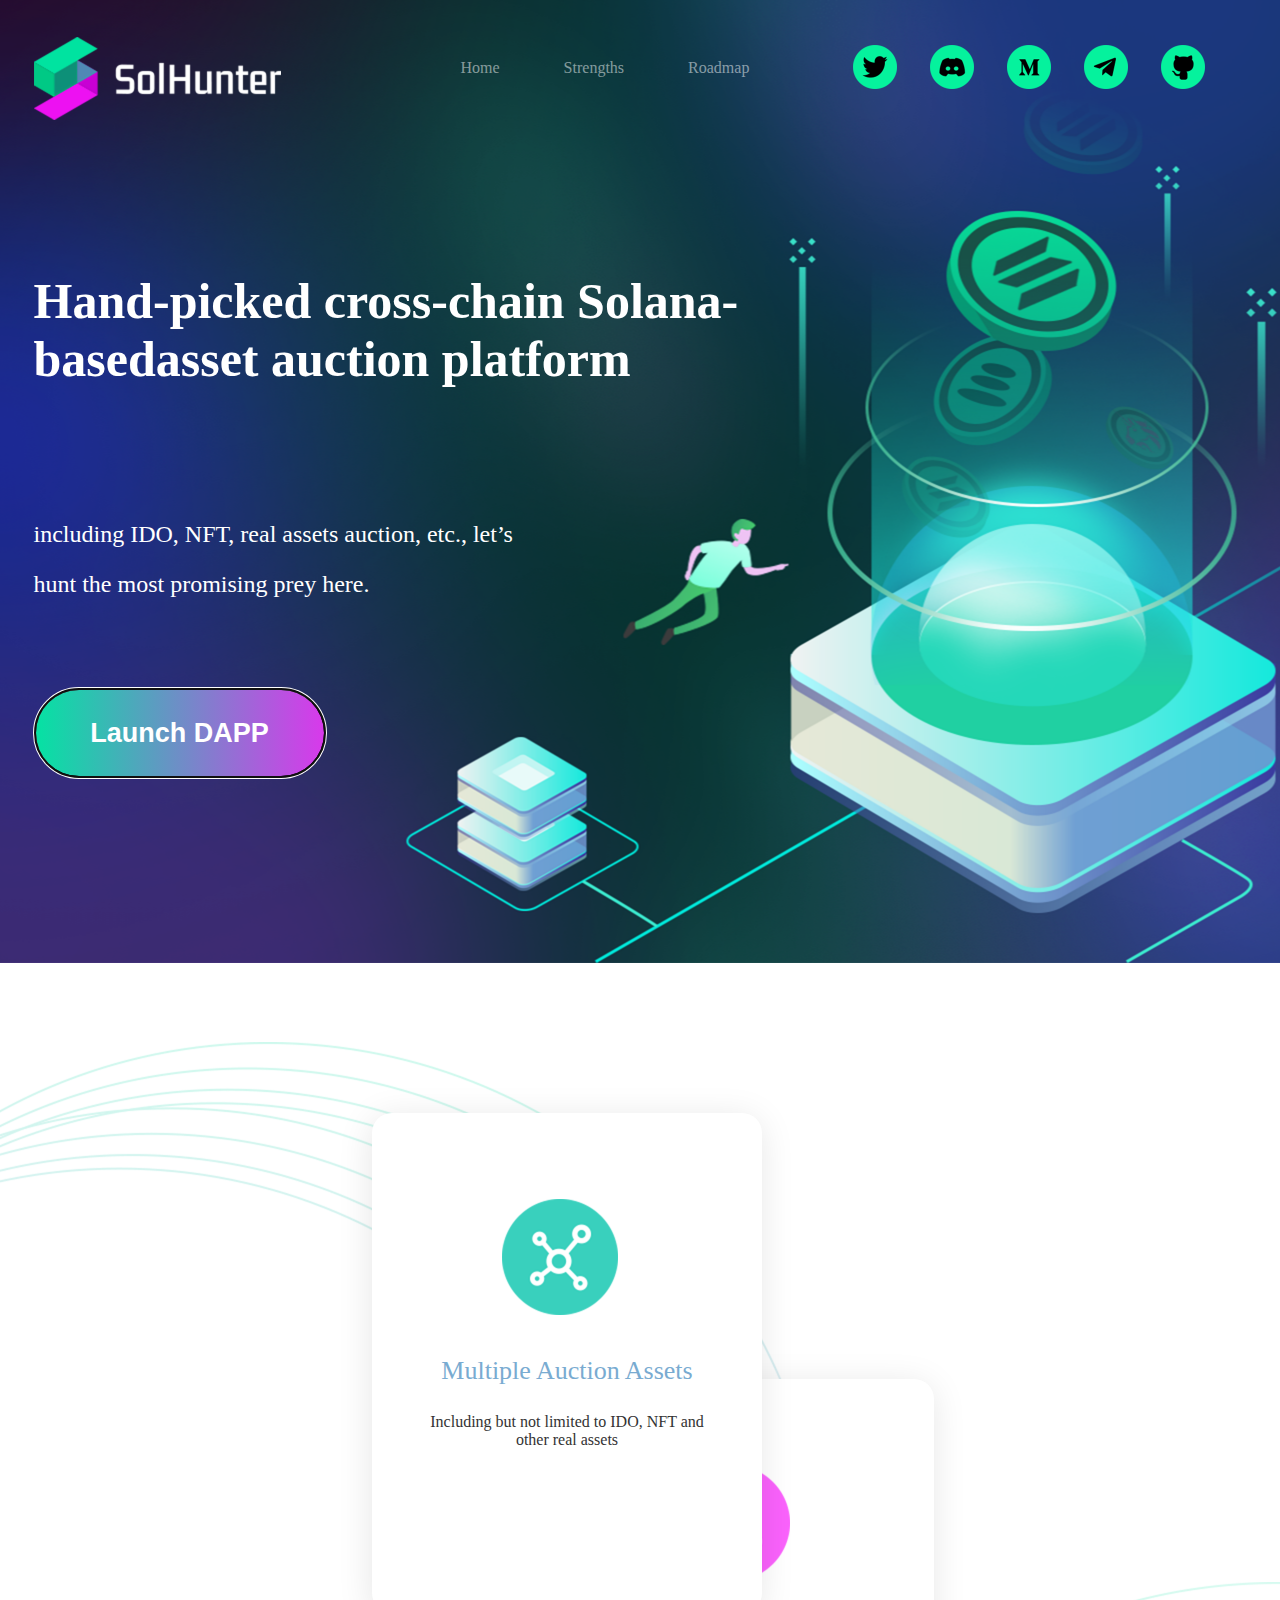
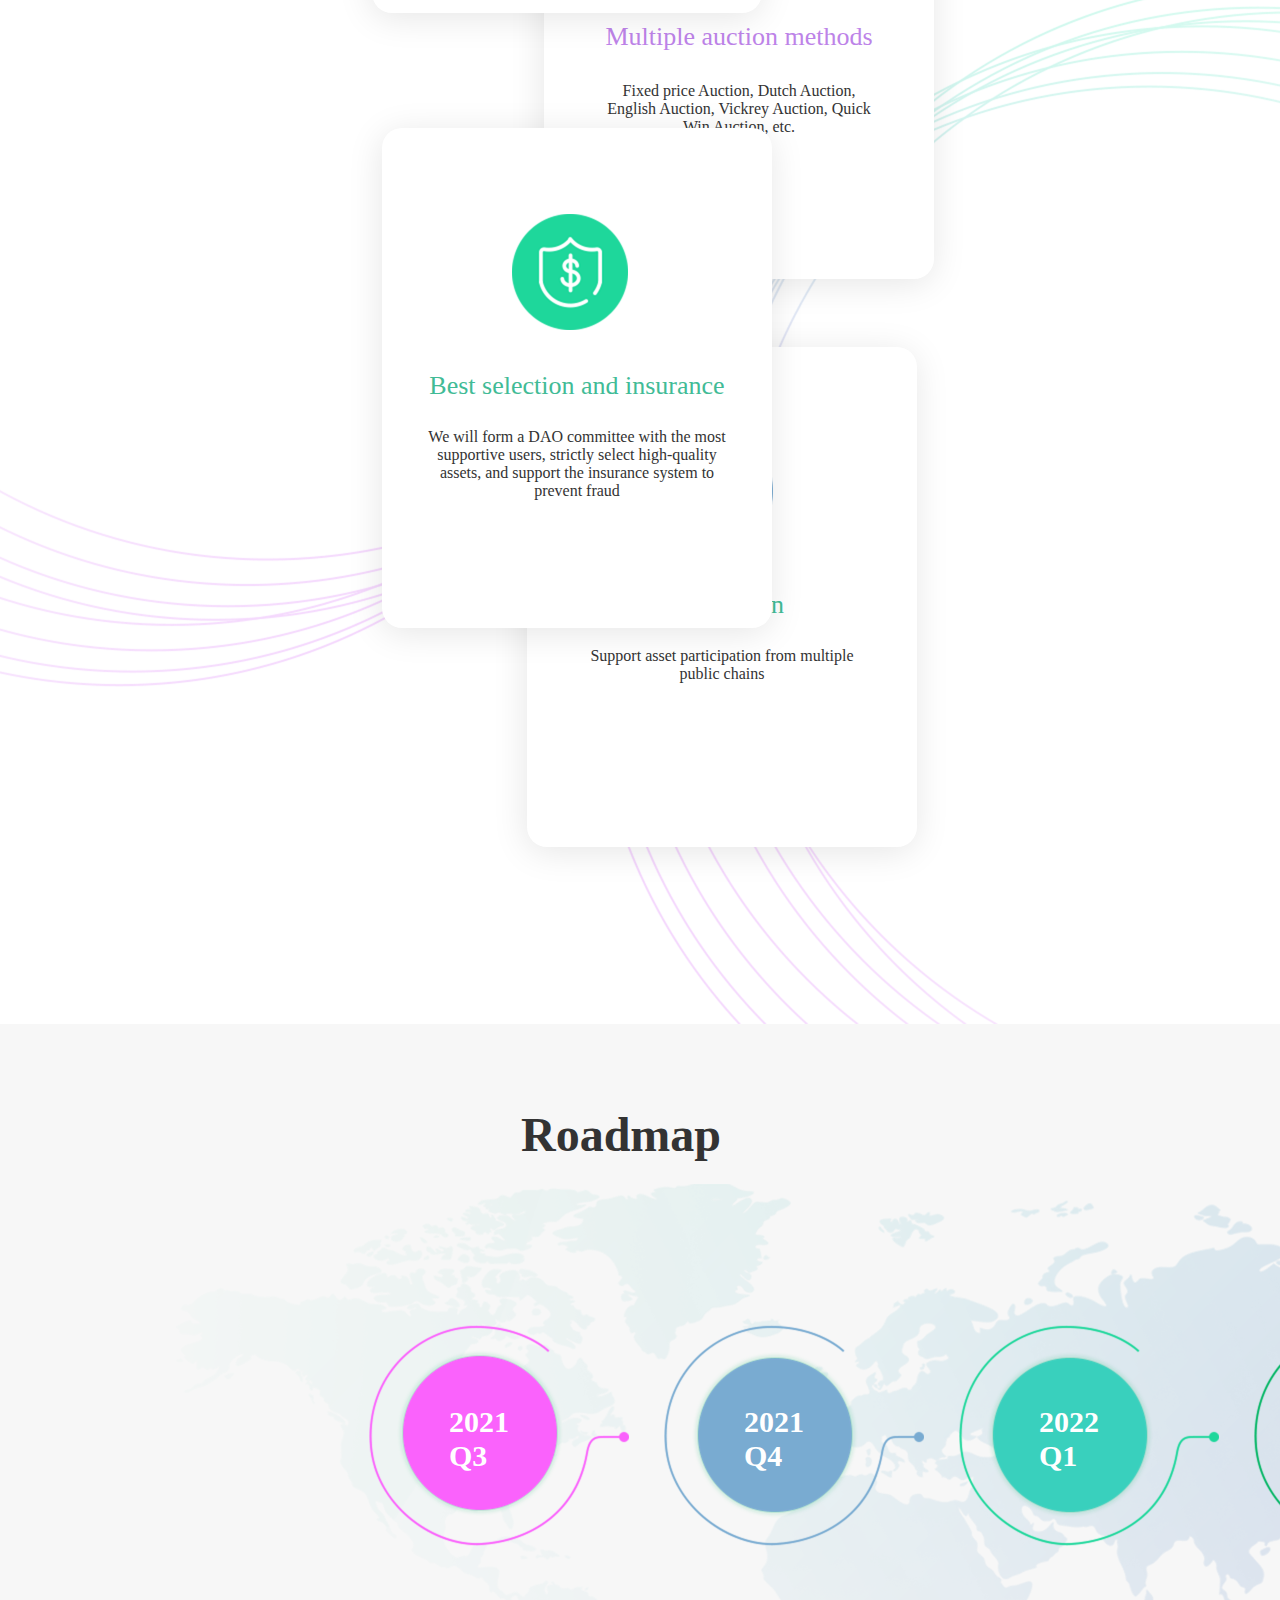
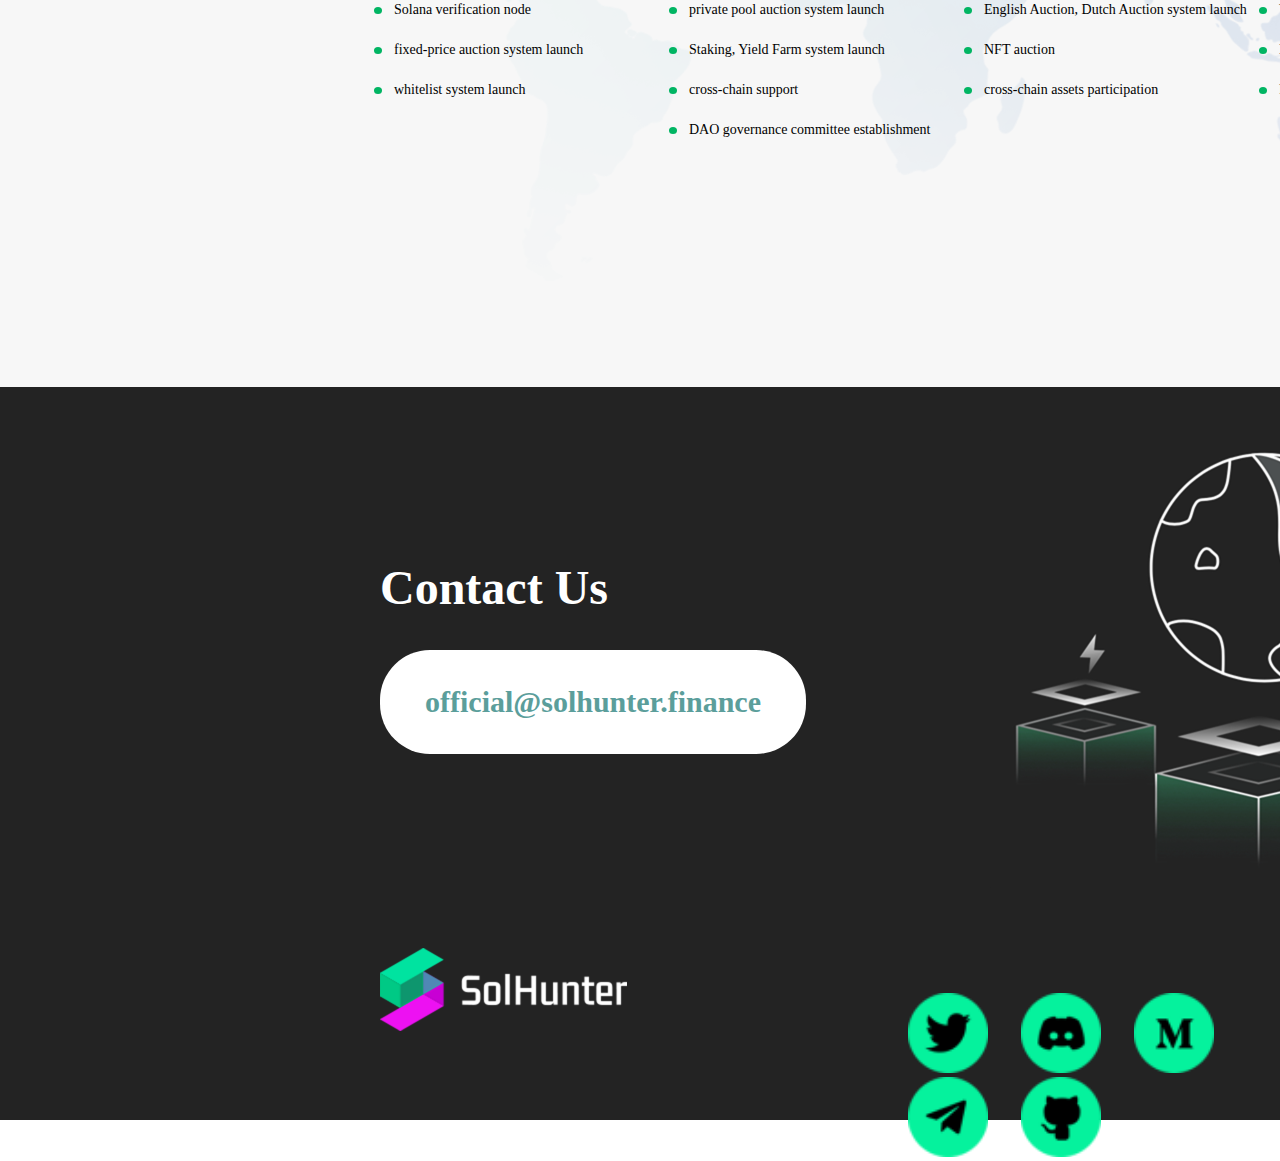
<file: Solhunter/sotext.html>
<html>
	<head>
	<title>练习</title>
	<style>
		body,h1,h4{
			margin:0;
			font-family: Axiforma;
		}
		a{
			text-decoration:none;
		}
		.top{
			background:url("./banner.png") no-repeat center center;
			height:963px;
		}
		.header{
			display:flex;
		}
		.content{
			margin:0 auto;
			width:1213px;
		}
		.logo{
			margin:37px 0 0;
		}
		.nav{
			display:inline-block;
			margin:59px 104px 0 180px;
		}
		.nav a{
			margin-right: 60px;
			color: rgba(255, 255, 255, 0.5);
		}
		.nav a:hover{
			color: #FFFFFF;
		}
		a:last-child{
			margin-right:0px;
		}
		.medi{
			margin-top:45px;
		}
		.medi img{
			margin-right:29px;
		}
		.medi img:last-child{
			margin-right:0px;
		}
		h1{
			color:#fff;
			width: 709px;
			height: 194px;
			font-size: 50px;
			font-weight: 600;
			margin-top: 152px;
		}
		h4{
			color:#fff;
			width: 522px;
			font-size: 24px;
			font-weight: 400;
			line-height:50px;
			margin-top:43px;
		}
		button{
			width:292px;
			height:90px;
			background: linear-gradient(90deg, #05E2A3, #D839EB);
			border-radius: 45px;
			margin-top:79px;
			font-size: 27px;
			font-weight: 600;
			color: #FFFFFF;
		}
		.strengths{
			height:1661px;
			position:relative;
		}
		.left-background, .right-background,.span{
			position:absolute;
		}
		.left-background{
			width: 828px;
			height: 1245px; 
			top:79px;
		}
		.right-background{
			width: 690px;
			height: 1042px; 
			right:0;
			bottom:0;
			margin-left:402px;
		}
		.span{
			left:369px;
			top:264px;
			font-size: 70px;
			font-weight: 600;
			background: linear-gradient(-90deg, #D739EA 0%, #02E4A9 97.6806640625%);
			-webkit-background-clip: text;
			-webkit-text-fill-color: transparent;
		}
		.body{
			width:390px;
			height:500px;
			background:#fff;
			box-shadow: -1px 5px 35px 0px rgba(0, 0, 0, 0.1);
			border-radius: 20px;
			display:inline-block;
			position:absolute;
		}
		.body-noe{
			top:416;
			left:544px;
		}
		.body-two{
			top:150px;
			right:518px;
		}
		.body-three{
			top:984px;
			left:527px;
		}
		.body-four{
			top:765px;
			right:508px;
		}
		.body img{
			position:absolute;
			transform:translate(130px,86px);
		}
		.p1{
			text-align:center;
			font-size: 26px;
			line-height: 39px;
			margin:238px auto 23px;
		}
		.P2{
			
			text-align:center;
			font-size: 16px;
			font-weight: 400;
			color:#333333;
		}

		.body-noe :nth-child(2){
			color:#BD83E8;
		}
		.body-noe :nth-child(3){
		margin:26px auto;
		width: 278px;
		height: 63px;
		}
		.body-two :nth-child(2){
			color:#79ABD1;
		}
		.body-two :nth-child(3){
			margin:23px auto;
			width: 292px;
			height: 38px;
		}
		.body-three :nth-child(2){
			color:#41BB96;
		}
		.body-three :nth-child(3){
			margin:23px auto;
			width: 280px;
			height: 63px;
		}
		.body-four :nth-child(2){
			color:#41BB96;
		}
		.body-four :nth-child(3){
			margin:23px auto;
			width: 320px;
			height: 89px;
		}
		.roadmap{
			height:880px;
			background: #F7F7F7 url("body.png") no-repeat 176px 160px;
			padding-top:83px;
			position:relative;
		}
		h3{
			width: 238px;
			height: 48px;
			margin:0px auto;
			font-size: 48px;
			font-weight: 600;
			color: #333333;
		}
		.roadmap-background{
			margin: 170px 0 0 369px;
			width:1409px;
			height:697px;
			display: flex;
		}
		.roadmap-background img:last-child{
			margin-right:0px;
		}
		
		.roadmap-background .roadmap-con{
			position: relative;
		}
		.roadmap-background img{
			margin-right:29px;
			
		}
		.roadmap-text{
			font-size: 30px;
			color: #FFFFFF;
			font-weight: 600;
			position: absolute;
			display: flex;
			top: 80px;
    		left: 80px;
			flex-direction: column;
		}

		
		.body-text{
			margin-top:56px;
			margin-left:-35px;
			width:330px;
		}
		.body-text ul li{ 
			list-style: none;
			font-size: 14px;
			position: relative;
			padding-left:20px;
			height:40px;
		}
		.body-text ul li::before{
			position:absolute;
			left:0;
			top:5px ;
			content: "";
			width: 8px;
			height: 7px;
			border-radius:50%;
			background:#01B563;
			display:block;
		}
			
		.contact-usemap{
			height:733px;
			background:#232323;
			position:relative;
		}
		.contact span:nth-child(1){
			position:absolute;
			left:380px;
			top:173px;
			color:#FFF;
			font-size: 48px;
			font-weight: 600;
		}
		.contact span:nth-child(3){
			position:absolute;
			left:380px;
			top:263px;
			background-color:#FFF;
			color:#5B9E9B;
			font-size: 30px;
			font-weight: 600;
			padding:35px 45px;
			border-radius: 50px;
		}
			
		.logo1{
			position:absolute;
			top:561px;
			left:380px;
			width:247px;
			height:83px;
			background-image:url("962.png");
			display:inline-block;
		}
		.bottom-big{
			position:absolute;
			top:42px;
			left:990px;
			width:538px;
			height:460px;
			background-image:url("botton.png");
		}
		.medi1{
			margin-top:45px;
			position:absolute;
			top:561px;
			left:908px;
		}
		.medi1 img{
			width:80px;
			height:80px;
			margin-right:29px;
		}
		.medi1 img:last-child{
			margin-right:0px;
		}
	</style>
	</head>
	<body>
		<div class="top">
			<div class="content">
				<div class="header">
					<img class="logo" src="./962.png" aroset="">
					<div class="nav">
						<a href="#">Home</a>
						<a href="#">Strengths</a>
						<a  href="#">Roadmap</a>
					</div>
					<div class="medi">
						<img src="1.png" alt="">
						<img src="2.png" alt="">
						<img src="3.png" alt="">
						<img src="4.png" alt="">
						<img class="active" src="5.png" alt="">
					</div>
				</div>
				<h1>
					Hand-picked cross-chain Solana-basedasset auction platform
				</h1>
				<h4>
					including IDO, NFT, real assets auction, etc., 
					let’s hunt the most promising prey here. 
				</h4>
				<button type="button" autofocus onclick="alert('Hello world!')">Launch DAPP</button>
			</div>
		</div>
		<div class="strengths">
			<img class="left-background" src="./body-left.png" aroset="">
			<img class="right-background" src="./body-right.png" aroset="">
			<span class="span">Strengths</span>
			<div class="body-noe body">
				<img src="kuai1.png"/>
				<p class="p1">Multiple auction methods</p>
				<p class="p2">Fixed price Auction, Dutch Auction, English Auction, Vickrey Auction, Quick Win Auction, etc.</p>
			</div>
			<div class="body-two body">
				<img src="kuai2.png"/>
				<p class="p1">Multiple Auction Assets</p>
				
				<p class="p2">Including but not limited to IDO, NFT and other real assets</p>
			</div>
			<div class="body-three body">
				<img src="kuai3.png"/>
				<p class="p1">Cross-chain</p>
				<p class="p2">Support asset participation from multiple public chains </p>
			</div>
			<div class="body-four body">
				<img src="kuai4.png"/>
				<p class="p1">Best selection and insurance</p>
				<p class="p2">We will form a DAO committee with the most supportive users, strictly select high-quality assets, and support the insurance system to prevent fraud</p>
			</div>
		</div>
		<div class="roadmap">
			<h3>Roadmap</h3>
			<div class="roadmap-background">
				<div class="roadmap-con">
					<img src="body1.png"/>
					<div class="roadmap-text">
						<span>2021</span>
						<span>Q3</span>
					</div>
					<div class="body-text">
						<ul>
							<li>Solana verification node</li>
							<li>fixed-price auction system launch</li>
							<li>whitelist system launch</li>
						</ul>
					</div>
				</div>
				<div class="roadmap-con">
					<img src="body2.png"/>
					<div class="roadmap-text">
						<span>2021</span>
						<span>Q4</span>
					</div>
					<div class="body-text">
						<ul>
							<li>private pool auction system launch</li>
							<li>Staking, Yield Farm system launch</li>
							<li>cross-chain support</li>
							<li>DAO governance committee establishment</li>
						</ul>
					</div>
				</div>
				<div class="roadmap-con">
					<img src="body3.png"/>
					<div class="roadmap-text">
						<span>2022</span>
						<span>Q1</span>
					</div>
				<div class="body-text">
						<ul>
							<li>English Auction, Dutch Auction system launch</li>
							<li>NFT auction</li>
							<li>cross-chain assets participation</li>
						</ul>
					</div>
				</div>
				<div class="roadmap-con">
					<img src="body4.png"/>
					<div class="roadmap-text">
					<span>2022</span>
					<span>Q2</span>
					</div>
					<div class="body-text">
						<ul>
							<li>Vickrey Auction system launch</li>
							<li>Insurance system</li>
							<li>Real assets acution</li>
						</ul>
					</div>
				</div>
			</div>
		</div>
		<div class="contact-usemap">
			<div class="contact">
				<span>Contact Us</span><br>
				<span>official@solhunter.finance</span>
			</div>
			<div class="logo1"></div>
			<div class="bottom-big"></div>
			<div class="medi1">
				<img src="1.png" alt="">
				<img src="2.png" alt="">
				<img src="3.png" alt="">
				<img src="4.png" alt="">
				<img class="active" src="5.png" alt="">
			</div>
		</div>
	</body>
</html>
</file>
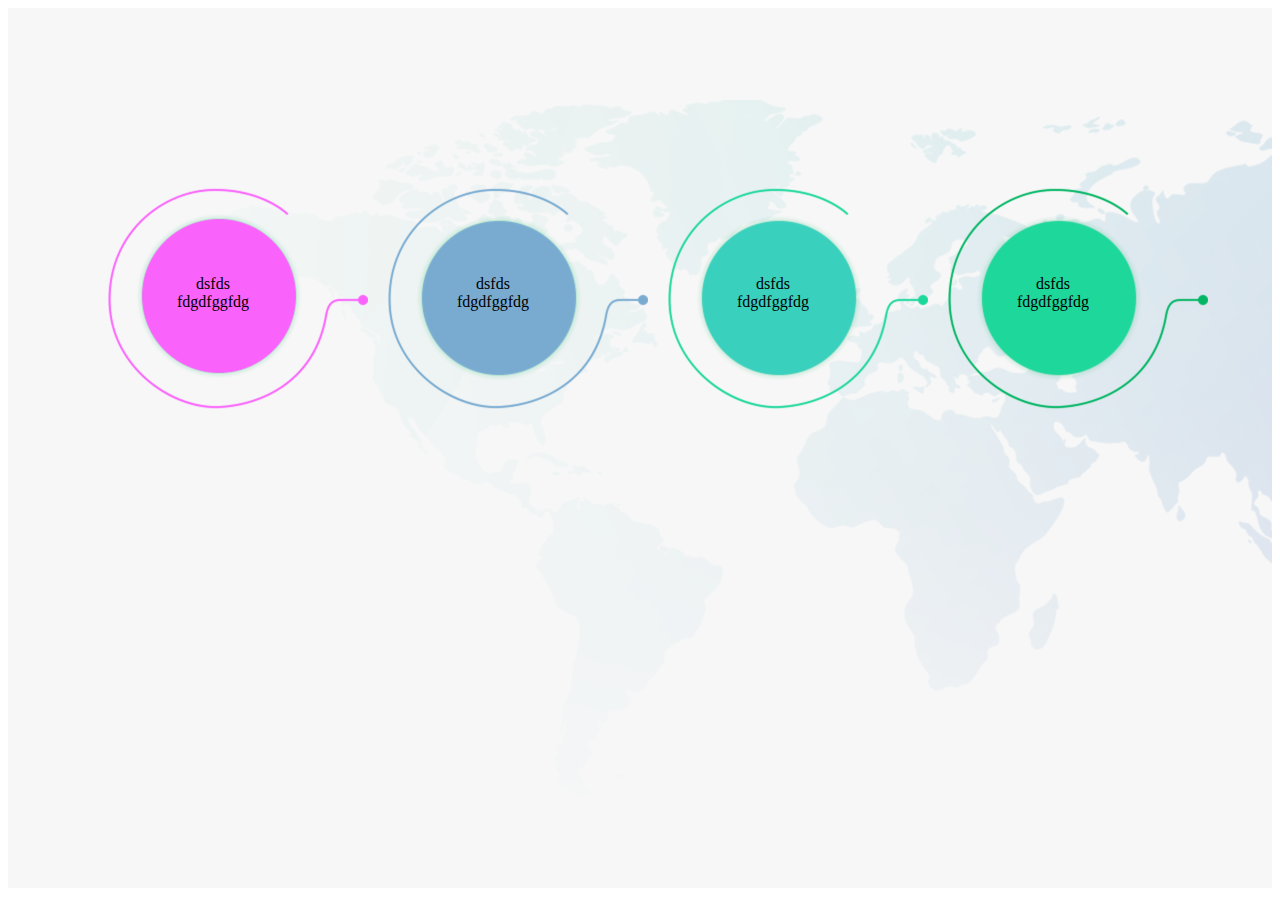
<file: Solhunter/xuanzeqi.html>
<html>
	<head>
		<title>fd</title>
		<style>
			.background{
				background:#F7F7F7 url("body.png")no-repeat 200px center;
				height:700px;
				padding:180px 0 0 100px;
			}
			.bao{
				
				display:flex;
			}
			.bao img{
				margin-right:20px;
			}
			.kuai{
				position:relative;
			}
			.text{
				position:absolute;
				top:0;
				left:0;
				display:flex;
				flex-direction:column;
				justify-content:center;
				align-items:center;
				width:210px;
				height:210px;
			}
		</style>
	</head>
	<body>
		<div class="background">
			<div class="bao">
				<div class="kuai">
					<img src="body1.png">
					<div class="text">
						<span>dsfds</span>
						<span>fdgdfggfdg</span>
					</div>
				</div>
				<div class="kuai">
					<img src="body2.png">
					<div class="text">
						<span>dsfds</span>
						<span>fdgdfggfdg</span>
					</div>
				</div>
				<div class="kuai">
					<img src="body3.png">
					<div class="text">
						<span>dsfds</span>
						<span>fdgdfggfdg</span>
					</div>
				</div>
				<div class="kuai">
					<img src="body4.png">
					<div class="text">
						<span>dsfds</span>
						<span>fdgdfggfdg</span>
					</div>
				</div>
			</div>
		</div>
	</body>

</html>
</file>
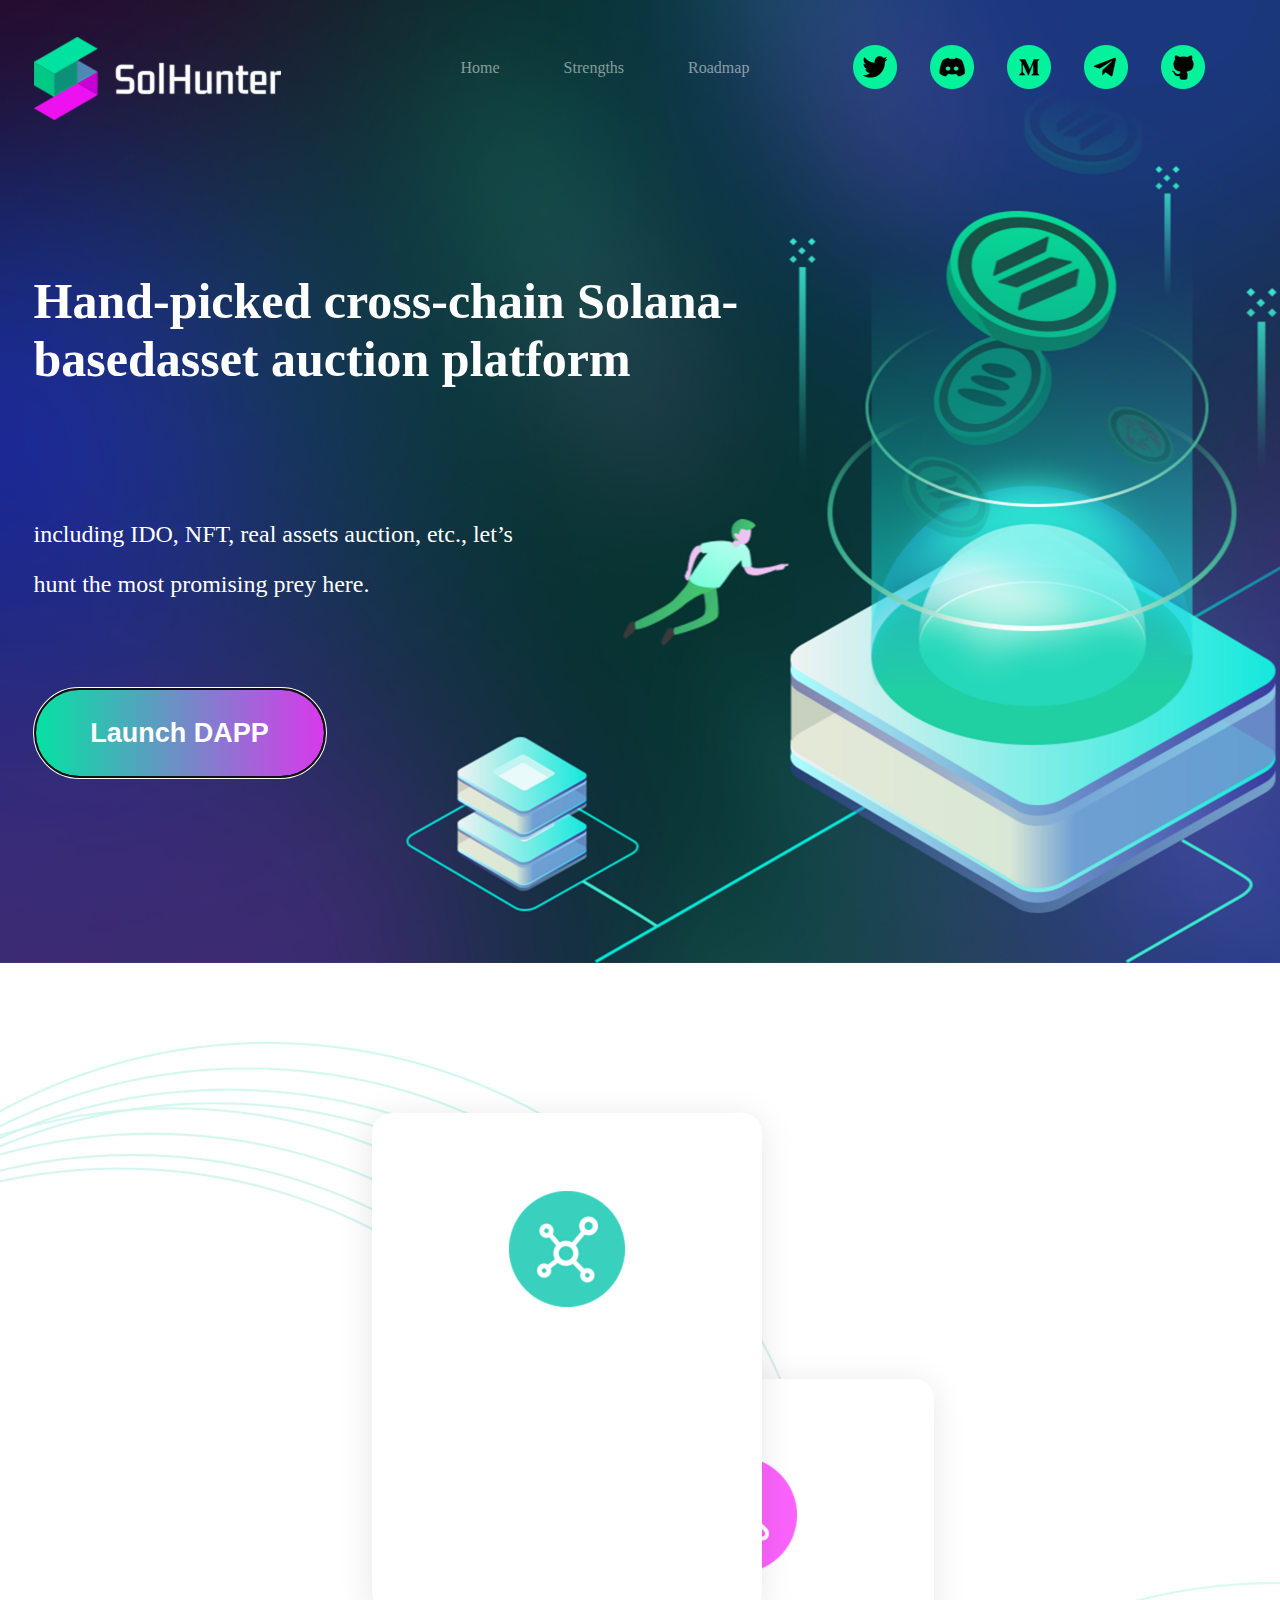
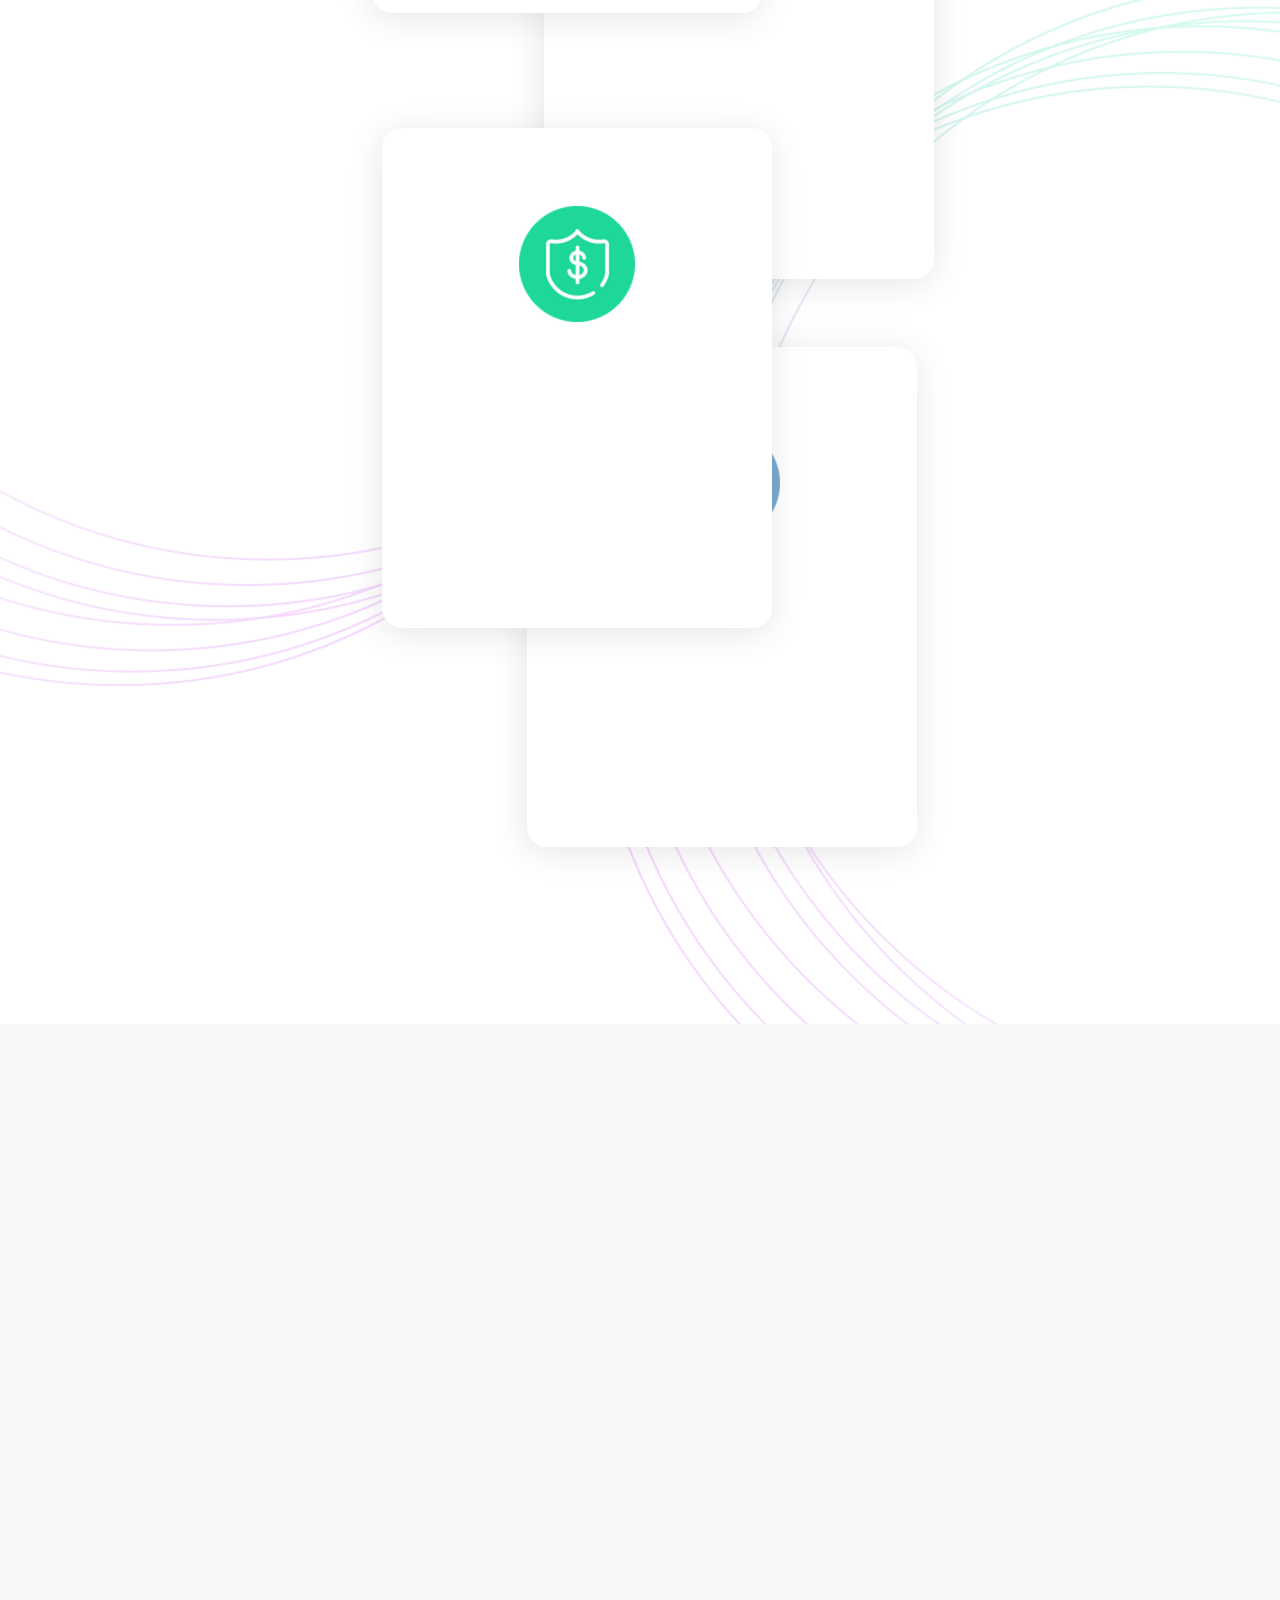
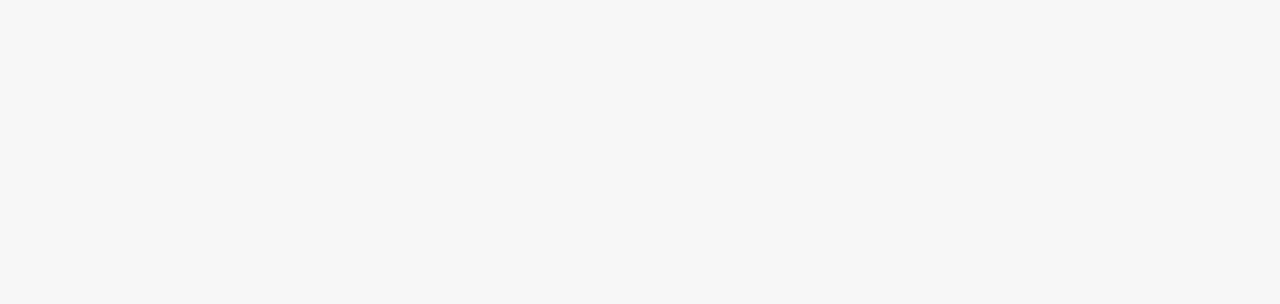
<file: Solhunter/副本.html>
<html>
	<head>
	<title>练习</title>
	<style>
		body,h1,h4{
			margin:0;
			font-family: Axiforma;
		}
		a{
			text-decoration:none;
		}
		.top{
			background:url("./banner.png") no-repeat center center;
			height:963px;
		}
		.header{
			display:flex;
		}
		.content{
			margin:0 auto;
			width:1213px;
		}
		.logo{
			margin:37px 0 0;
		}
		.nav{
			display:inline-block;
			margin:59px 104px 0 180px;
		}
		.nav a{
			margin-right: 60px;
			color: rgba(255, 255, 255, 0.5);
		}
		.nav a:hover{
			color: #FFFFFF;
		}
		a:last-child{
			margin-right:0px;
		}
		.medi{
			margin-top:45px;
		}
		.medi img{
			margin-right:29px;
		}
		.medi img:last-child{
			margin-right:0px;
		}
		h1{
			color:#fff;
			width: 709px;
			height: 194px;
			font-size: 50px;
			font-weight: 600;
			margin-top: 152px;
		}
		h4{
			color:#fff;
			width: 522px;
			font-size: 24px;
			font-weight: 400;
			line-height:50px;
			margin-top:43px;
		}
		button{
			width:292px;
			height:90px;
			background: linear-gradient(90deg, #05E2A3, #D839EB);
			border-radius: 45px;
			margin-top:79px;
			font-size: 27px;
			font-weight: 600;
			color: #FFFFFF;
		}
		.strengths{
			height:1661px;
			position:relative;
		}
		.left-background, .right-background,.span,.body{
			position:absolute;
		}
		.left-background{
			width: 828px;
			height: 1245px; 
			top:79px;

		}
		.right-background{
			width: 690px;
			height: 1042px; 
			right:0;
			bottom:0;
			margin-left:402px;
		}
		.span{
			left:369px;
			top:264px;
			font-size: 70px;
			font-weight: 600;
			background: linear-gradient(-90deg, #D739EA 0%, #02E4A9 97.6806640625%);
			-webkit-background-clip: text;
			-webkit-text-fill-color: transparent;
		}
		.body{
			width:390px;
			height:500px;
			background:#fff;
			box-shadow: -1px 5px 35px 0px rgba(0, 0, 0, 0.1);
			border-radius: 20px;
			display:flex;
			justify-content:center;
			

		}
		.body-noe{
			top:416;
			left:544px;
		}
		.body-two{
			top:150px;
			right:518px;
		}
		.body-three{
			top:984px;
			left:527px;
		}
		.body-four{
			top:765px;
			right:508px;
		}
		.body img{
			width:116px;
			height:116px;
			padding:78px 0 0;
		}
		
		.roadmap{
			height:880px;
			background: #F7F7F7;
		}
	</style>
	</head>
	<body>
		<div class="top">
			<div class="content">
				<div class="header">
					<img class="logo" src="./962.png" aroset="">
					<div class="nav">
						<a href="#">Home</a>
						<a href="#">Strengths</a>
						<a  href="#">Roadmap</a>
					</div>
					<div class="medi">
						<img src="1.png" alt="">
						<img src="2.png" alt="">
						<img src="3.png" alt="">
						<img src="4.png" alt="">
						<img class="active" src="5.png" alt="">
					</div>
				</div>
				<h1>
					Hand-picked cross-chain Solana-basedasset auction platform
				</h1>
				<h4>
					including IDO, NFT, real assets auction, etc., 
					let’s hunt the most promising prey here. 
				</h4>
				<button type="button" autofocus onclick="alert('Hello world!')">Launch DAPP</button>
			</div>
		</div>
		<div class="strengths">
			<img class="left-background" src="./body-left.png" aroset="">
			<img class="right-background" src="./body-right.png" aroset="">
			<span class="span">Strengths</span>
			<div class="body-noe body">
				<img src="kuai1.png"/>
				<p></p>
			</div>
			<div class="body-two body">
				<img src="kuai2.png"/>
			</div>
			<div class="body-three body">
				<img src="kuai3.png"/>
			</div>
			<div class="body-four body">
				<img src="kuai4.png"/>
			</div>
		</div>
		<div class="roadmap">
		</div>
		<div class="contact-usemap">
		</div>
	</body>
</html>
</file>
<file: Cocktail/css/index.css>
body,
h1,
h2,
p,
ul {
    margin: 0;
    padding: 0;
}

a {
    text-decoration: none;
}


/*公共*/

.introducing-conten .hh {
    height: 52px;
    font-size: 50px;
    font-weight: 600;
    color: #353252;
    line-height: 38px;
    background: linear-gradient(0deg, #7750FD 0%, #F861B5 100%);
    -webkit-background-clip: text;
    -webkit-text-fill-color: transparent;
    margin: 0 auto;
}


/* 头部*/

header {
    background: url("../img/head.png") no-repeat;
    background-size: 100% 100%;
}

.cocktai-content {
    width: 1200px;
    margin: 0 auto;
    padding-bottom: 274px;
}

.cocktai-content .navigation {
    display: flex;
    justify-content: space-between;
    padding-top: 40px;
}

.cocktai-content .nav-a {
    width: 157px;
    height: 28px;
    font-size: 20px;
    line-height: 28px;
    font-weight: bolder;
    font-style: italic;
    background: linear-gradient(124deg, #CC86F8 0%, #FF6993 100%);
    -webkit-background-clip: text;
    -webkit-text-fill-color: transparent;
    cursor: pointer;
}

.cocktai-content .nav-b {
    width: 200px;
    height: 60px;
    background: linear-gradient(90deg, #7750FD, #F861B5);
    border-radius: 30px;
    text-align: center;
}

.cocktai-content .nav-b a {
    font-size: 20px;
    font-weight: 500;
    color: #FFFFFF;
    line-height: 60px;
    cursor: pointer;
}

.cocktai-content h1 {
    width: 929px;
    height: 57px;
    font-size: 60px;
    font-weight: 500;
    line-height: 57px;
    color: #FFFFFF;
    background: linear-gradient(124deg, #CC86F8 0%, #FF6993 100%);
    -webkit-background-clip: text;
    -webkit-text-fill-color: transparent;
    margin: 68px auto 50px;
}

.cocktai-content p {
    width: 674px;
    height: 64px;
    font-size: 24px;
    font-weight: 500;
    color: #FFFFFF;
    line-height: 35px;
    margin: 0 auto;
    text-align: center;
}


/* Introducing */

.introducing {
    background: url("../img/in-bei.png") right 445px no-repeat, url("../img/dadi.png")no-repeat center 1853px / 100% 54%;
}

.introducing .introducing-conten {
    width: 1200px;
    margin: 0 auto;
    background: url(../img/ditu.png) no-repeat 2px 2717px;
    background-size: 104% 19%;
    padding-bottom: 150px;
}

.introducing .introducing-fu {
    width: 1200px;
    height: 477px;
    background: #FFFFFF url("../img/fu.png") no-repeat right top;
    box-shadow: 0px 1px 32px 0px rgba(0, 0, 0, 0.08);
    border-radius: 15px;
    margin: -162px auto 0;
    padding: 36px 61px 45px 96px;
    box-sizing: border-box;
}

.introducing-fu h2 {
    height: 42px;
    font-size: 42px;
    font-weight: 600;
    color: #353252;
    margin: 49px 0 34px;
}

.introducing-fu .geduan {
    width: 55px;
    height: 11px;
    background: linear-gradient(90deg, #7750FD, #F861B5);
    margin-bottom: 70px;
}

.introducing-fu p {
    width: 538px;
    height: 132px;
    font-size: 24px;
    font-weight: 400;
    color: #353252;
    line-height: 36px;
    opacity: 0.8;
    word-break: break-all;
    hyphens: auto;
    overflow: hidden;
}

.introducing .p1 {
    width: 1135px;
    height: 80px;
    font-size: 36px;
    font-family: Axiforma;
    font-weight: 500;
    color: #353252;
    margin: 110px 0 90px;
    text-align: center;
}

.introducing-flex {
    display: flex;
    justify-content: space-between;
}

.introducing-flex .flexa {
    display: flex;
    flex-direction: column;
    align-items: center;
}

.introducing-flex .flexa p {
    height: 19px;
    font-size: 20px;
    font-family: Montserrat;
    font-weight: 400;
    color: #353252;
    text-shadow: -4px 4px 0px rgba(255, 255, 255, 0.05);
    margin: 26px 0 120px;
}

.introducing-conten h2:first-of-type {
    width: 283px;
    margin-bottom: 78px;
}

.introducing-conten .adv-flex {
    display: flex;
    flex-wrap: wrap;
    justify-content: space-between;
    margin-bottom: 141px;
}

.introducing-conten .adv-flex .adva {
    width: 580px;
    height: 210px;
    background: #FFFFFF;
    border-radius: 15px;
    margin-bottom: 40px;
    display: flex;
    justify-content: center;
    align-items: center;
}

.adv-flex .adva img {
    margin-right: 35px;
}

.adv-flex .adva span {
    width: 142px;
    height: 24px;
    font-size: 30px;
    line-height: 23px;
    font-weight: 600;
    color: #353252;
}

.dashboard {
    display: flex;
    align-items: center;
    justify-content: space-between;
    margin-bottom: 152px;
}

.das {
    margin-left: 22px;
}

.das p {
    width: 287px;
    height: 84px;
    font-size: 42px;
    font-weight: 600;
    color: #FEFEFE;
    line-height: 40px;
    background: linear-gradient(88deg, #7750FD -4%, #F861B5 100%);
    -webkit-background-clip: text;
    -webkit-text-fill-color: transparent;
    display: inline-block;
    margin-bottom: 64px;
}

.dashboard .geduanb {
    width: 55px;
    height: 11px;
    background: linear-gradient(90deg, #7750FD, #F861B5);
}


/*Cocktailswap 部分*/

.introducing-conten h2:nth-of-type(2) {
    width: 587px;
    margin-bottom: 66px;
}

.introducing-conten .cock-flex {
    display: flex;
    justify-content: space-around;
    margin-bottom: 124px;
}

.cock-flex .cocka {
    width: 330px;
    height: 405px;
    background: #FFFFFF;
    border-radius: 30px;
    border: 4px solid;
    border-image: linear-gradient(0deg, #8752F4, #DC5DC4) 4 4;
    box-shadow: 0px 1px 16px 0px rgba(0, 0, 0, 0.05);
    display: flex;
    flex-direction: column;
    align-items: center;
    padding-top: 46px;
}

.cock-flex .cocka img {
    width: 200px;
    height: 200px;
}

.cock-flex .cocka span {
    font-size: 30px;
    font-weight: 500;
    color: #353252;
}

.cock-flex .cocka:nth-of-type(1) span {
    width: 223px;
    height: 70px;
    margin-top: 13px;
    line-height: 35px;
}

.cock-flex .cocka:nth-of-type(2) span {
    width: 190px;
    height: 24px;
    margin-top: 43px;
}

.cock-flex .cocka:nth-of-type(3) span {
    width: 235px;
    height: 31px;
    margin-top: 43px;
}


/* Roadmap 部分 */

.introducing-conten h2:last-of-type {
    width: 659px;
    height: 49px;
}

.roa {
    width: 1200px;
    height: 500px;
    position: relative;
    padding-bottom: 130px;
}

.roa .lian-xian {
    display: inline-block;
}

.roa .lian-xian .xian {
    width: 5px;
    height: 200px;
    background: #E569C6;
}

.roa .lian-xian .lian-xiana {
    transform: rotate( 115deg);
    margin-left: 264px;
    margin-top: 189px;
}

.roa .lian-xian .lian-xianb {
    transform: rotate( 65deg);
    margin-left: 502px;
    margin-top: -199px;
}

.roa .lian-xian .lian-xianc {
    transform: rotate( 116deg);
    margin-left: 728px;
    margin-top: -204px;
}

.roa .lian-xian .lian-xiand {
    transform: rotate( 61deg);
    margin-left: 965px;
    margin-top: -206px;
}

.roa .roa-flex {
    width: 786px;
    height: 385px;
    display: flex;
    justify-content: space-between;
    position: absolute;
    top: 37%;
    left: 86px;
    transform: translateY(-50%);
}

.roa .roa-flex ul {
    width: 93px;
    height: 22px;
    font-size: 24px;
    font-family: Montserrat;
    font-weight: 500;
    color: #353252;
    line-height: 20px;
}

.roa .roa-flex ul li {
    width: 258px;
    font-size: 16px;
    font-weight: 400;
    color: #353252;
    margin-left: 3px;
    margin-bottom: 10px;
    list-style: none;
    position: relative;
    padding-left: 12px;
}

.roa .roa-flex ul li::before {
    position: absolute;
    left: 0;
    top: 8px;
    content: "";
    width: 4px;
    height: 3px;
    background: #000;
    display: block;
}

.roa .roa-flex ul li:first-of-type {
    margin-top: 17px;
}

.roa-flex ul:nth-of-type(1),
.roa-flex ul:nth-of-type(3) {
    align-self: flex-end;
}

.roa-flexa {
    width: 965px;
    height: 154px;
    display: flex;
    position: absolute;
    top: 45%;
    left: 50%;
    justify-content: space-between;
    transform: translate(-50%, -50%);
}

.roa-flexa .rq {
    width: 84px;
    height: 84px;
    background: linear-gradient(85deg, #DE6CB6, #745BF2);
    border-radius: 50%;
    text-align: center;
}

.roa-flexa .q5 {
    width: 42px;
    height: 42px;
    background: linear-gradient(85deg, #DE6CB6, #745BF2);
    border-radius: 50%;
}

.roa-flexa .rq span {
    font-size: 30px;
    font-weight: 500;
    color: #FFFFFF;
    line-height: 84px;
}

.roa-flexa div:nth-of-type(2),
.roa-flexa div:nth-of-type(4) {
    align-self: flex-end;
}

.roa .heng-dian {
    position: absolute;
    top: 50%;
    left: 50%;
    width: 300px;
    height: 150px;
}

.roa .heng-dian .hgg {
    transform: rotate(90deg);
    color: #353252;
}

.roa .heng-dian .henga {
    position: absolute;
    top: 15px;
    left: -485px;
}

.roa .heng-dian .hengb {
    position: absolute;
    top: -97px;
    left: -248px;
}

.roa .heng-dian .hengc {
    position: absolute;
    top: 15px;
    left: -24px;
}

.roa .heng-dian .hengd {
    position: absolute;
    top: -97px;
    left: 213px;
}

.roa .stay {
    position: absolute;
    top: 285px;
    right: 72px;
    font-size: 24px;
    font-family: Montserrat;
    font-weight: 500;
    color: #353252;
    line-height: 20px;
}

.yejiao {
    height: 219px;
    background: #353252;
}

.yejiao .yejiao-content {
    width: 1200px;
    padding-top: 65px;
    margin: 0 auto;
}

.yejiao .yejiao-flex {
    display: flex;
    justify-content: space-between;
    align-items: center;
}

.yejiao-flex h2 {
    font-size: 50px;
    font-family: Axiforma;
    font-weight: 600;
    background: linear-gradient(0deg, #7750FD 0%, #F861B5 100%);
    -webkit-background-clip: text;
    -webkit-text-fill-color: transparent;
}

.yejiao-flex .yejiao-tubiao {
    width: 400px;
    display: flex;
    justify-content: space-between;
}
</file>
<file: Fire Protocol-staking/css/index.css>
@import url("repeat.css");
body {
    color: #FFFFFF;
    font-family: Montserrat;
    box-sizing: border-box;
}

.fire-header {
    background: url("../img/ditu.png") no-repeat;
    background-size: cover;
    width: 100%;
    padding-bottom: 203px;
}

.fire-header .header-content {
    width: 1180px;
    margin: 0 auto;
    padding-top: 56px;
}

.fire-header .header-content .fire-flex {
    display: flex;
    justify-content: space-between;
    align-items: center;
}

.fire-flex .fire-flex-logo a img {
    width: 252px;
}

.header-content .fire-flex-img {
    display: flex;
    align-items: center;
}

.header-content .fire-flex-img span {
    width: 184px;
    height: 48px;
    border: 1px solid #FF164E;
    border-radius: 10px;
    text-align: center;
    line-height: 48px;
    font-size: 24px;
    font-family: Montserrat;
    font-weight: 400;
    cursor: pointer;
}

.header-content .fire-flex-img img:first-of-type {
    margin: 0 30px;
}

.fire-body p,
.fire-body span {
    text-align: center;
}

.fire-body p:nth-child(1) {
    height: 49px;
    font-size: 50px;
    font-weight: 500;
    margin-top: 80px;
    line-height: 49px;
}

.fire-body p:nth-child(2) {
    color: #FEFEFE;
    font-size: 24px;
    font-weight: 300;
    margin: 23px 0 18px;
    height: 24px;
    line-height: 24px;
}

.fire-body p:nth-child(3) {
    color: #FEFEFE;
    font-size: 24px;
    font-weight: 300;
    height: 23px;
    line-height: 23px;
}

.fire-body p:nth-child(4) {
    font-size: 24px;
    font-weight: 300;
    height: 26px;
    line-height: 26px;
}

.ge-duan {
    width: 240px;
    height: 4px;
    background: #FF164E;
    margin: 33px auto 46px;
}

.fire-body p span {
    font-size: 24px;
    font-weight: 500;
    color: #FF164E;
}

.two-tubiao {
    display: flex;
    justify-content: center;
    margin-top: 46px;
}

.two-tubiao .tubiao {
    width: 127px;
    height: 127px;
}

.two-tubiao .tubiao-one {
    display: flex;
    flex-direction: column;
    align-items: center;
    margin-right: 122px;
}

.tubiao-one span {
    font-weight: 400;
    font-size: 24px;
    margin-top: 20px;
}

.tubiao-two {
    width: 179px;
    height: 312px;
}

.tubiao-two img {
    margin-left: 26px;
}

.two-tubiao .ferrum,
.tubiao-two .network {
    font-weight: bold;
    font-size: 24px;
}

.tubiao-two .ferrum {
    display: flex;
    justify-content: space-around;
    margin-top: 20px;
    padding: 0 11px;
}

.tubiao-two .network {
    display: flex;
    justify-content: space-between;
}


/* 中部*/

.central-content {
    width: 1140px;
    margin: 0 auto;
    margin-top: 132px;
}

.central-content .central-header {
    width: 1120px;
    height: 159px;
    margin: 0 auto;
    color: #FF164E;
    background: url("../img/FIRE\ Staking.png");
}

.central-header-left p:first-of-type,
.central-header-right p:first-of-type {
    font-size: 24px;
    font-weight: 400;
    opacity: 0.7;
    margin: 30px 0 29px;
    box-sizing: border-box;
}

.central-header-left {
    display: inline-block;
    width: 600px;
}

.central-header-right {
    display: inline-block;
}

.central-header-left p:last-of-type,
.central-header-right p:last-of-type {
    font-size: 40px;
    font-weight: 500;
}

.central-header-left p span,
.central-header-right p span {
    color: #ffffff;
    font-size: 58px;
    font-weight: 500;
}

.central-content .central-flex {
    margin-top: 33px;
    display: flex;
    justify-content: space-between;
}

.central-flex .central-flexa {
    border: 1px solid #F94E18;
    width: 250px;
    height: 300px;
    border-radius: 20px;
    padding: 60px 0 0 25px;
    box-sizing: border-box;
}

.central-flex .central-flexb {
    border: 1px solid #1F7D43;
    width: 250px;
    height: 300px;
    border-radius: 20px;
    padding: 60px 0 0 25px;
    box-sizing: border-box;
}

.central-flex .central-flexc {
    border: 1px solid #C41482;
    width: 250px;
    height: 300px;
    border-radius: 20px;
    padding: 60px 0 0 25px;
    box-sizing: border-box;
}

.central-flex .central-flexd {
    border: 1px solid #2E0EE5;
    width: 250px;
    height: 300px;
    border-radius: 20px;
    padding: 60px 0 0 25px;
    box-sizing: border-box;
}

.central-flex p:first-of-type {
    text-align: center;
    font-size: 36px;
    font-weight: 500;
}

.central-flex p:last-of-type {
    margin-top: 130px;
    font-size: 18px;
    font-weight: 400;
    opacity: 0.4;
}

.central {
    position: relative;
}

.central-extra {
    display: inline-block;
}

.central-extra p:first-of-type {
    font-size: 48px;
    font-weight: 500;
    margin-top: 137px;
}

.central-extra p:first-of-type span:first-of-type {
    font-size: 20px;
}

.central-extra span:after {
    content: "SpiderDao";
    color: #FF164E;
}

.central-extra p:first-of-type:after {
    content: "):";
    color: #FFFFFF;
    font-size: 20px;
    margin-left: -14px;
}

.central-extra p:last-of-type {
    font-size: 20px;
    font-weight: 400;
    color: #FEFEFE;
    opacity: 0.8;
    margin: 23px 0 47px;
}

.central-extra ul {
    height: auto;
    font-size: 22px;
    font-weight: 500;
    color: #FEFEFE;
}

.central-extra ul:last-of-type,
.central-extra ul li:first-of-type {
    margin-top: 20px;
}

.central-extra ul li {
    font-size: 18px;
    font-weight: 400;
    opacity: 0.5;
    list-style: none;
    position: relative;
    padding-left: 25px;
    height: 45px;
}

.central-extra ul li::before {
    position: absolute;
    left: 0;
    top: 5px;
    content: "";
    width: 8px;
    height: 7px;
    border-radius: 50%;
    background: #FF164E;
    display: block;
}

.right-img {
    position: absolute;
    top: 43px;
    left: 575px;
    width: 788px;
    height: 674px;
    background: url("../img/body.png");
}


/* 页脚 */

.footer {
    margin-top: 198px;
    display: flex;
    justify-content: space-between;
}

.footer p {
    font-size: 48px;
    font-weight: 900;
}

.footer-flexa .footer-img {
    width: 463px;
    display: flex;
    justify-content: space-between;
    margin-top: 48px;
}

.footer-flexa .footer-img img {
    width: 57px;
    height: 57px;
}

.footer-flexb {
    height: 169px;
    display: flex;
    flex-direction: column;
    justify-content: space-between;
}

.footer-flexb .flexb-go {
    width: 240px;
    height: 60px;
    background: #FFFCFC;
    border-radius: 10px;
    color: #17181B;
    display: flex;
    align-items: center;
    margin-top: 9px;
    justify-content: center;
}

.footer-flexb .flexb-one {
    margin-bottom: 43px;
}

.footer-flexb .flexb-go img {
    margin-right: 10px;
}
</file>
<file: NFT/css/index.css>
html,
body,
h2,
h4,
p {
    margin: 0;
    padding: 0;
}

a {
    text-decoration: none;
}

.left {
    float: left;
}

.right {
    float: right;
}

.clearfix::after {
    content: '';
    display: block;
    clear: both;
}


/* header 部分*/

header {
    height: 695px;
    background: url("../img/banner.png") no-repeat center 80px/100%;
}

.head-content {
    width: 1200px;
    margin: 0 auto;
}

.head-content .head-flex {
    display: flex;
    height: 80px;
    justify-content: space-between;
    align-items: center;
}

.head-flex .hfa {
    display: flex;
    align-items: center;
}

.head-flex .hfa h2 {
    font-size: 22px;
    font-family: Axiforma;
    font-weight: 400;
    color: #333333;
    margin: 0 27px 0 6px;
}

.head-flex .hfa img:last-of-type {
    width: 13px;
    height: 13px;
    margin-right: 4px;
}

.head-flex .hfa span {
    font-size: 13px;
    font-family: Axiforma;
    font-weight: 400;
    color: #333333;
}

.head-flex .hfb a {
    font-size: 18px;
    font-family: PingFang SC;
    font-weight: bolder;
    color: #333333;
    margin-right: 59px;
}

.head-flex .hfb a:last-of-type {
    margin-right: 0;
}


/* DeFi 部分*/

.defi-content {
    width: 1050px;
    margin: 0 auto;
    padding: 77px 0 104px;
}

.defi-content h2 {
    width: 926px;
    height: 124px;
    font-size: 52px;
    font-family: Axiforma;
    font-weight: 500;
    color: #000;
    line-height: 61px;
    text-align: center;
    margin-bottom: 46px;
}

.tu-biao {
    height: 53px;
}

.defi-left .tu-biao {
    width: 375px;
}

.defi-left .tu-biao:last-of-type {
    height: 25px;
}

.defi-right .tu-biao {
    width: 535px;
}

.swen {
    width: 502px;
    height: 24px;
    font-size: 24px;
    font-family: Axiforma;
    font-weight: 500;
    color: #333333;
    line-height: 22px;
    margin-left: 14px;
}


/* What 部分 */

.what {
    height: 630px;
    background: #F9F8F6 url("../img/kuang.png")no-repeat center 50px;
}

.what .what-content {
    width: 1200px;
    height: 492px;
    margin: 0 auto;
    padding: 113px 95px 56px 64px;
    box-sizing: border-box;
}

.what-content .what-right {
    width: 645px;
}

.what-content .what-right h2 {
    height: 29px;
    font-size: 36px;
    font-family: Axiforma;
    font-weight: 500;
    color: #333333;
    line-height: 28px;
    margin: 27px 0 42px;
}

.what-content .what-right h4 {
    height: 65px;
    font-size: 24px;
    font-family: Axiforma;
    font-weight: 500;
    color: #333333;
    line-height: 34px;
    margin-bottom: 33px;
}

.what-content .what-right p {
    width: 644px;
    height: 177px;
    font-size: 20px;
    font-family: Axiforma;
    font-weight: 400;
    color: #666666;
    line-height: 37px;
}


/* start 部分 */

.start-content {
    width: 1200px;
    margin: 77px auto 86px;
}

.start-content h2 {
    height: 52px;
    font-size: 52px;
    font-family: Axiforma;
    font-weight: 500;
    color: #333333;
    line-height: 51px;
    margin: 0 auto 35px;
    text-align: center;
}

.start-content p {
    width: 1197px;
    height: 45px;
    font-size: 22px;
    font-family: Axiforma;
    font-weight: 400;
    color: #999999;
    line-height: 24px;
    margin: 0 auto 70px;
    text-align: center;
}

.start-content .start-flex {
    width: 1200px;
    display: flex;
    justify-content: space-between;
    flex-wrap: nowrap;
}

.start-flex .flex-content {
    background: url("../img/juxing.png") no-repeat;
    width: 282px;
    height: 472px;
    display: flex;
}

.flex-content .bai {
    width: 270px;
    height: 460px;
    background: #fff;
    margin: auto;
    border-radius: 15px;
}

.bai .fl {
    width: 270px;
    height: 460px;
    display: flex;
    flex-direction: column;
    box-sizing: border-box;
}

.bai .fl span {
    font-size: 28px;
    font-family: Axiforma;
    font-weight: 500;
    color: #333333;
    text-align: center;
    margin: 37px auto 30px;
}

.bai .flex-one span {
    width: 177px;
    height: 22px;
}

.bai .flex-two span {
    width: 227px;
    height: 22px;
}

.bai .flex-three span {
    width: 220px;
    height: 28px;
}

.bai .flex-four span {
    width: 244px;
    height: 29px;
}

.bai .fl img {
    width: 220px;
    height: 280px;
    margin: 0 auto;
}

.bai .fl .nei-flex {
    margin: 13px auto 0;
    width: 223px;
    height: 55px;
    display: flex;
}

.bai .fl .nei-flex div span {
    width: 116px;
    font-size: 21px;
    font-family: Axiforma;
    font-weight: 500;
    color: #666666;
    margin-left: 8px;
    line-height: 33px;
}

.bai .fl .nei-flex div span:last-of-type {
    color: #FFCB00;
}

.flex-content .bai .fl .nei-flex img {
    width: 55px;
    height: 56px;
}


/* token 部分 */

.token {
    background: #F9F8F6;
}

.token .token-content {
    width: 1200px;
    margin: 0 auto;
    padding: 67px 0 92px;
}

.token .token-content h2 {
    width: 309px;
    height: 41px;
    font-size: 52px;
    font-family: Axiforma;
    font-weight: 500;
    color: #333333;
    line-height: 40px;
    margin: 0 auto 73px;
}

.tokenx .token-flex {
    display: flex;
    align-items: center;
    margin-bottom: 32px;
}

.tokenx .token-flex span {
    width: 219px;
    height: 25px;
    font-size: 30px;
    font-family: Axiforma;
    font-weight: 600;
    color: #141414;
    margin-left: 26px;
}

.tokenx .neirong {
    width: 557px;
    height: 229px;
    font-size: 24px;
    font-family: PingFang SC;
    font-weight: 400;
    color: #141414;
    line-height: 30px;
}


/* yejiao 部分 */

.yewei .yewei-content {
    width: 1200px;
    margin: 0 auto;
    padding: 76px 0 47px;
}

.yewei-content .yewei-flex {
    display: flex;
    justify-content: space-between;
}

.yewei-flex .left-wen {
    font-size: 24px;
    font-family: Axiforma;
}

.yewei-flex .left-wen h4 {
    width: 373px;
    height: 79px;
    font-weight: 400;
    color: #141414;
    line-height: 36px;
}

.yewei-flex .left-wen p {
    width: 295px;
    height: 134px;
    font-weight: 500;
    color: #333333;
    line-height: 50px;
}

.yewei-flex .bing {
    position: relative;
    margin-right: 232px;
}

.bing .duis span {
    margin: -7px 0 0 10px;
}

.bing .duiz span {
    margin: -7px 0 0 10px;
}

.bing .duix span {
    margin: 6px 0 0 10px;
}

.duis {
    position: absolute;
    top: 35px;
    left: 198px;
    display: flex;
    width: 289px;
}

.duiz {
    position: absolute;
    top: 118px;
    left: 224px;
    display: flex;
    width: 289px;
}

.duiz img {
    height: 5px;
    width: 98px;
    overflow: hidden;
}

.duix {
    position: absolute;
    top: 193px;
    left: 193px;
    display: flex;
    width: 276px;
}

.yewei-content .dog {
    display: block;
    margin: 97px auto 74px;
}

.wei-flex {
    display: flex;
    align-items: center;
}

.wei-flex .flexl {
    display: flex;
    align-items: center;
}

.wei-flex .flexl span {
    width: 136px;
    height: 25px;
    font-size: 31px;
    font-family: Axiforma;
    font-weight: 400;
    color: #333333;
    line-height: 25px;
    margin: 0 80px 0 8px;
}

.wei-flex .flexr img {
    margin-right: 39px;
}

.wei-flex .flexr img:last-of-type {
    margin-right: 0;
}
</file>
<file: Prophet/css/index.css>
html,
body,
p,
h2,
ul {
    margin: 0;
    padding: 0;
}

a {
    text-decoration: none;
}

ul {
    list-style: none;
}

.head-di {
    background: url("../img/head.png") no-repeat;
    background-size: 100% 100%;
    min-width: 1200px;
    padding-bottom: 225px;
}


/* 头部导航栏*/

.head-centent {
    width: 1160px;
    margin: 0 auto;
    padding-top: 32px;
}

.head-centent .head-flex {
    display: flex;
    flex-direction: row;
    justify-content: space-between;
    align-items: center;
}

.head-flex .head-daohang {
    margin-left: 125px;
}

.head-flex .head-daohang a {
    height: 21px;
    font-size: 20px;
    font-weight: 500;
    color: #fff;
}

.head-flex .head-daohang a:hover {
    color: #01FFBD;
}

.head-daohang a:nth-last-of-type(2) {
    margin: 0 54px;
}

.head-flex .head-tubiao {
    width: 316px;
    display: flex;
    justify-content: space-between;
}


/* 头部内容*/

.head-centent p {
    color: #FFFFFF;
    font-weight: 600;
}

.head-centent p:first-of-type {
    height: 123px;
    font-size: 124px;
    line-height: 123px;
    margin-top: 194px;
}

.head-centent p:last-of-type {
    width: 556px;
    height: 97px;
    font-size: 24px;
    line-height: 32px;
    margin: 30px 0 37px;
}

.head-centent button {
    width: 300px;
    height: 80px;
    background: #01FFBD;
    border-radius: 15px;
    font-size: 24px;
    font-weight: 600;
    color: #333333;
    line-height: 48px;
}


/*Feature 部分*/

.feature {
    padding: 128px 0 30px;
}

.feature h2 {
    text-align: center;
    color: #000;
    height: 41px;
    font-size: 54px;
    font-weight: 600;
    line-height: 41px;
}

.feature-flex {
    width: 1195px;
    margin: 0 auto;
    margin-top: 109px;
    display: flex;
    flex-wrap: wrap;
    justify-content: space-between;
}

.feature-flex .flexq {
    width: 580px;
    height: 280px;
    background: #FFFFFF;
    border-radius: 15px;
    margin-bottom: 73px;
    position: relative;
}

.feature-flex .flexq img {
    position: absolute;
    top: -50px;
    left: 50%;
    transform: translateX(-50%);
}

.feature-flex .flexq p {
    text-align: center;
}

.feature-flex .flexq p:first-of-type {
    height: 20px;
    font-size: 24px;
    font-weight: 600;
    line-height: 20px;
    margin: 108px 0 27px;
}

.feature-flex .flexa p:first-of-type {
    color: #41BB96;
}

.feature-flex .flexb p:first-of-type {
    color: #79ABD2;
}

.feature-flex .flexc p:first-of-type {
    color: #BD83E8;
}

.feature-flex .flexd p:first-of-type {
    color: #FA62FC;
}

.feature-flex .flexq p:last-of-type {
    height: 41px;
    font-size: 16px;
    font-family: Axiforma;
    font-weight: 600;
    color: #5B9E9B;
    line-height: 24px;
    margin: 0 auto;
}

.feature-flex .flexa p:last-of-type {
    width: 448px;
}

.feature-flex .flexb p:last-of-type {
    width: 441px;
}

.feature-flex .flexc p:last-of-type {
    width: 394px;
}

.feature-flex .flexd p:last-of-type {
    width: 410px;
}


/*框架图*/

.frames {
    height: 623px;
    background: #F0F8F6;
    padding: 54px 0;
    position: relative;
}

.frames img {
    position: absolute;
    top: 50%;
    left: 50%;
    transform: translate(-50%, -50%);
}


/*roadmap*/

.roadmap {
    padding: 87px 0 188px;
    position: relative;
}

.roadmap h2 {
    height: 55px;
    font-size: 54px;
    font-weight: 600;
    color: #333333;
    line-height: 55px;
    text-align: center;
    margin-bottom: 110px;
}

.roadmap .roadmap-content {
    width: 1320px;
    position: relative;
    top: 0;
    left: 50%;
    transform: translateX(-50%);
}

.roadmap .nav-content {
    width: 1088px;
    margin: 0 auto;
}

.nav-content .roadmap-nav {
    display: flex;
    height: 365px;
}

.nav-content .roadmap-nav ul {
    width: 310px;
}

.nav-content .roadmap-nav ul li {
    position: relative;
    padding-left: 25px;
    height: 35px;
    width: 263px;
}

.nav-content .roadmap-nav ul li {
    margin-bottom: 18px;
    height: 36px;
    font-size: 16px;
    font-weight: 500;
    color: #333333;
    line-height: 17.5px;
}

.roadmap-nav ul li::before {
    position: absolute;
    left: 0;
    top: 8px;
    content: "";
    width: 8px;
    height: 7px;
    border-radius: 50%;
    background: #01B563;
    display: block;
}

.roadmap-nav ul li:last-of-type,
.roadmap-nav ul li:last-of-type {
    margin-bottom: 0;
}

.nav-content .roadmap-nav ul:nth-last-of-type(2),
.nav-content .roadmap-nav ul:nth-last-of-type(4) {
    align-self: flex-end;
}

.roadmap-content img {
    position: absolute;
}

.day-content {
    width: 888px;
    height: 234px;
    display: flex;
    position: absolute;
    top: 50%;
    left: 51.5%;
    transform: translate(-50%, -50%);
    justify-content: space-between;
}

.day-content .daya:nth-last-of-type(1),
.day-content .daya:nth-last-of-type(3) {
    align-self: flex-end;
}

.day-content .daya {
    width: 78px;
    height: 73px;
}

.day-content .daya p {
    text-align: center;
    font-size: 36px;
    font-weight: 600;
    color: #333333;
    line-height: 39px;
}


/* Contact Us 部分*/

.contact {
    background: #232323;
}

.contact .contact-content {
    width: 800px;
    margin: 0 auto;
    padding: 67px 0 122px;
}

.contact-content h2 {
    height: 42px;
    font-size: 54px;
    font-weight: 600;
    color: #FFFFFF;
    line-height: 39px;
    text-align: center;
}

.contact-content .contact-email {
    width: 800px;
    height: 100px;
    background: #FFFFFF;
    border-radius: 15px;
    margin: 85px 0 106px;
}

.contact-email p {
    height: 31px;
    font-size: 30px;
    font-weight: 600;
    color: #5B9E9B;
    line-height: 100px;
    text-align: center;
}

.contact-content .contact-nav {
    width: 750px;
    display: flex;
    justify-content: space-between;
    margin: 0 auto;
}
</file>
<file: Solhunter/solanahunter.css>
body,
        h2,
        h4,
        h5,
        p {
            margin: 0px;
            padding: 0px;
            color: #fff;
        }
        
        a {
            text-decoration: none;
        }
        
        .header {
            width: 100%;
            height: 963px;
            background: url("./banner.png") no-repeat center center;
            background-size: 100% 100%;
        }
        
        .header-content {
            max-width: 1200px;
            margin: 0 auto;
            padding-top: 37px;
        }
        
        .header-top {
            display: flex;
            justify-content: space-between;
            align-items: center;
        }
        
        .logo {
            max-width: 245px;
            height: 83px;
        }
        
        .nav a {
            margin-right: 60px;
            color: rgba(255, 255, 255, 0.5);
        }
        
        .nav a:hover {
            color: #fff;
        }
        
        .nav a:last-child {
            margin-right: 0px;
        }
        
        .icon img {
            margin-right: 28px;
        }
        /*选择img元素最后一个元素*/
        
        .icon img:last-child {
            margin-right: 0px;
        }
        
        .header-content h2 {
            max-width: 709px;
            height: 194px;
            font-size: 50px;
            font-weight: 600;
            margin-top: 152px;
        }
        
        h5 {
            max-width: 522px;
            height: 73px;
            color: rgba(255, 255, 255, .5);
            font-size: 24px;
            font-weight: 400;
            margin: 43px 0 79px;
        }
        
        button {
            width: 292px;
            height: 90px;
            background: linear-gradient(90deg, #05E2A3, #D839EB);
            border-radius: 45px;
            color: #FFFFFF;
            font-size: 27px;
            font-weight: 600;
        }
        /*Strengths部分*/
        
        .strengths {
            box-sizing: border-box;
            display: flex;
        }
        
        .strengths-left {
            width: 50%;
            background-image: url("body-left.png");
            background-repeat: no-repeat;
            background-size: 828px 1245px;
            background-position-y: 79px;
            align-items: flex-end;
            padding: 416px 39px 177px 0;
            position: relative;
        }
        
        .strengths-left span {
            position: absolute;
            top: 264px;
            left: 369px;
            font-size: 70px;
            font-weight: 600;
            color: #41BB96;
            background: linear-gradient(-90deg, #D739EA 0%, #02E4A9 97.6806640625%);
            -webkit-background-clip: text;
            -webkit-text-fill-color: transparent;
        }
        
        .strengths-right {
            width: 50%;
            background-image: url("body-right.png");
            background-repeat: no-repeat;
            background-size: 690px 1042px;
            background-position-y: bottom;
            background-position-x: right;
            padding: 150px 0 0 39px;
        }
        
        h3 {
            color: #000;
        }
        
        .strengths-left,
        .strengths-right {
            display: flex;
            flex-direction: column;
        }
        
        .box {
            width: 390px;
            height: 500px;
            background: #FFFFFF;
            box-shadow: -1px 5px 35px 0px rgba(0, 0, 0, 0.1);
            border-radius: 20px;
            background-repeat: no-repeat;
            background-position: center 78px;
            text-align: center;
        }
        
        .box h4 {
            font-size: 24px;
            font-weight: 600;
            margin: 238px 0 23px 0;
        }
        
        .box-1 h4 {
            color: #BD83E8;
        }
        
        .box-2 h4 {
            color: #41BB96;
        }
        
        .box-3 h4 {
            color: #79ABD1;
        }
        
        .box-4 h4 {
            color: #41BB96;
        }
        
        .box p {
            font-size: 16px;
            font-weight: 400;
            color: #333333;
            margin: 0 auto;
        }
        
        .box-1 p {
            width: 278px;
        }
        
        .box-2 p {
            width: 270px;
        }
        
        .box-3 p {
            width: 290px;
        }
        
        .box-4 p {
            width: 320px;
        }
        
        .box-1 {
            background-image: url("kuai1.png");
            margin-bottom: 68px;
        }
        
        .box-2 {
            background-image: url("kuai2.png");
        }
        
        .box-3 {
            background-image: url("kuai3.png");
            margin-bottom: 68px;
        }
        
        .box-4 {
            background-image: url("kuai4.png");
        }
        /* Roadmap 部分*/
        
        .roadmap {
            height: 880px;
            background: #F7F7F7 url("body.png") no-repeat 176px 160px;
            padding-top: 83px;
        }
        
        .roadmap h2 {
            font-size: 48px;
            font-weight: 600;
            color: #333333;
            text-align: center;
        }
        
        .roadmap-body {
            width: 1147px;
            margin: 168px auto;
            display: flex;
            justify-content: space-between;
        }
        
        .body-day-one {
            width: 260px;
            height: 221px;
            background-repeat: no-repeat;
            font-size: 30px;
            font-weight: 600;
        }
        
        .roadmap-body-day1 {
            background-image: url("body1.png");
        }
        
        .roadmap-body-day2 {
            background-image: url("body2.png");
        }
        
        .roadmap-body-day3 {
            background-image: url("body3.png");
        }
        
        .roadmap-body-day4 {
            background-image: url("body4.png");
        }
        
        .body-day-one p:first-of-type {
            margin-top: 80px;
            margin-left: -40px;
            text-align: center;
        }
        
        .body-day-one p:last-of-type {
            margin-left: -40px;
            text-align: center;
        }
        
        .body-day-two ul {
            margin-top: 110px;
            font-size: 14px;
            font-weight: 400;
            color: #333333;
        }
        
        .roadmap-body-day1 ul {
            width: 258px;
            margin-left: -20px;
        }
        
        .roadmap-body-day2 ul {
            width: 320px;
            margin-left: -25px;
        }
        
        .roadmap-body-day3 ul {
            width: 245px;
        }
        
        .roadmap-body-day4 ul {
            width: 232px;
        }
        
        .body-day-two ul li {
            list-style: none;
            position: relative;
            padding-left: 25px;
            height: 35px;
        }
        
        .body-day-two ul li::before {
            position: absolute;
            left: 0;
            top: 5px;
            content: "";
            width: 8px;
            height: 7px;
            border-radius: 50%;
            background: #01B563;
            display: block;
        }
        
        .roadmap-body-day3 ul li:first-of-type {
            margin-bottom: 20px;
        }
        /* Contact Us*/
        
        .contact-us {
            height: 733px;
            background: #232323 url("botton.png") no-repeat 990px 20px;
        }
        
        .contact-us-content {
            width: 1200px;
            margin: 0 auto;
            padding-top: 170px;
        }
        
        .contact-us h2 {
            font-size: 48px;
            font-weight: 600;
        }
        
        .contact-us h4 {
            width: 500px;
            height: 100px;
            background: #FFFFFF;
            border-radius: 50px;
            font-size: 30px;
            font-weight: 600;
            color: #5B9E9B;
            text-align: center;
            line-height: 100px;
            margin: 52px 0 209px;
        }
        
        .contact-flex {
            display: flex;
            justify-content: space-between;
        }
        
        .contact-us-img img {
            margin-right: 60px;
            width: 80px;
            height: 80px;
        }
        
        .contact-us-img img:last-child {
            margin-right: 0px;
            /*  方法一
.contact-us-content img {
    display: inline-block;
}

.contact-us-img {
    display: inline-block;
    float: right;
    top: 40px;
}

.contact-us-img img {
    margin-right: 60px;
    width: 80px;
    height: 80px;
}

.contact-us-img img:last-child {
    margin-right: 0px;
}*/
</file>
